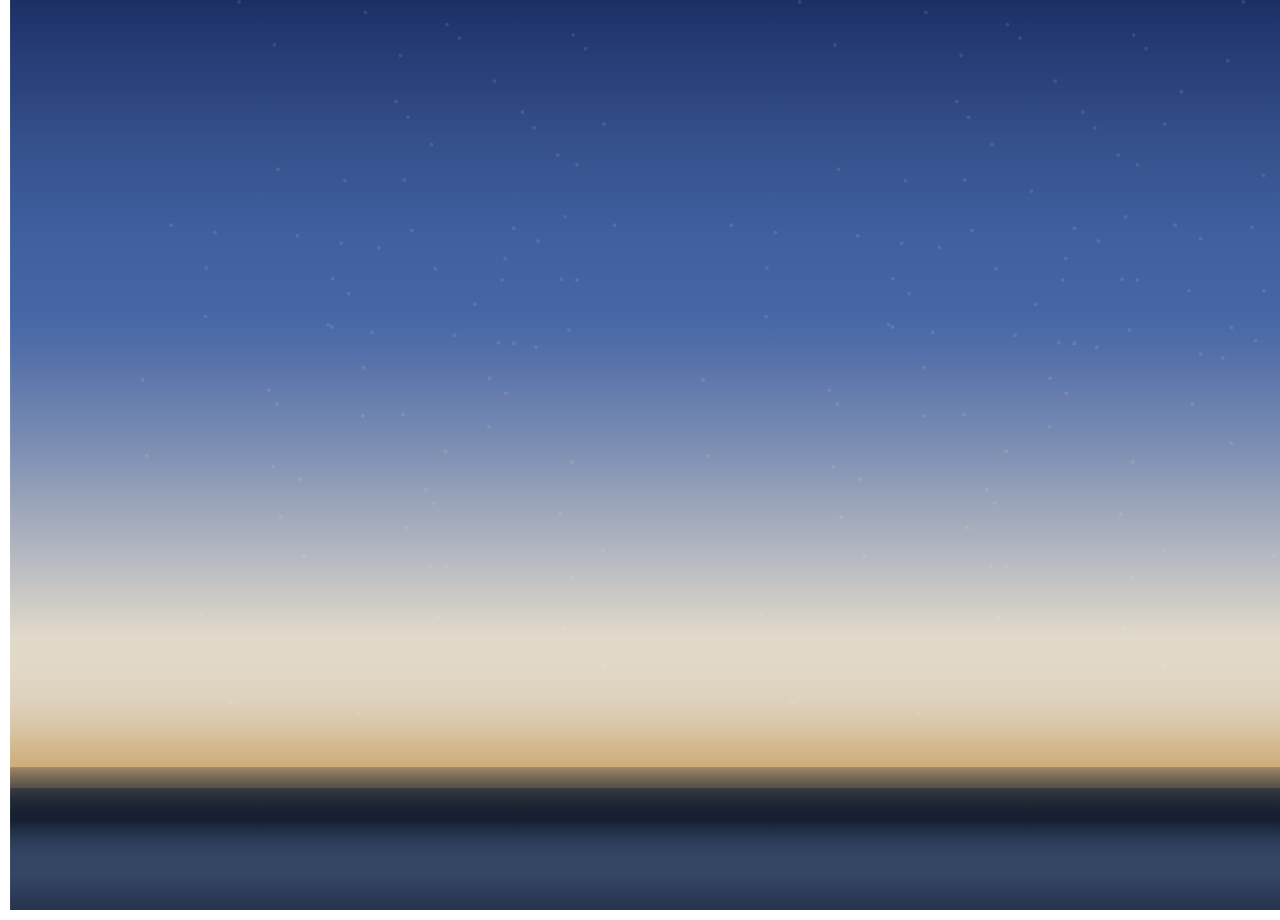
<file: index.html>
<!DOCTYPE html>
<html>
<head>

	<meta charset="utf-8">

	<title>Parallax.js | Simple Example</title>

	<!-- Behavioral Meta Data -->
	<meta name="apple-mobile-web-app-capable" content="yes">
	<meta name="viewport" content="width=device-width, initial-scale=1, maximum-scale=1, user-scalable=no">

	<!-- Styles -->
	<link rel="stylesheet" type="text/css" href="styles.css"/>
	<script src="https://ajax.aspnetcdn.com/ajax/jQuery/jquery-3.2.1.min.js"></script>

	<style>
		body {
			background: white;
		}
		body {
			/* overflow-y: hidden; */
			overflow: hidden;
		}
		svg {
			overflow: visible  
			box-shadow : 0px -0px 10000px transparent /*trick for chrome*/

		}
		div {
			backface-visibility: visible!important;
		}


	</style>
	<script>



		var left = 0;
		var screenX;
		var outerWidth;
		
		function rollImage(){
			left = left / (outerWidth/2);
			left = screenX - (outerWidth/2);
			left = left / (outerWidth/2);
			left = left * 30;
			// ?????
			var maxScrollLeft = $('body').scrollWidth - $('body').clientWidth;
			console.log(maxScrollLeft);
			var leftPosition = $('body').scrollLeft();
			console.log(leftPosition);
			if (leftPosition > 14800){
				$('body').scrollLeft(200);
			}
			if (leftPosition < 200){
				$('body').scrollLeft(14800);
			}
			
			console.log(left);
			//left = 1;
			$('html, body').animate({scrollLeft: '+=' + left}, 10);
			//t=setTimeout("rollImage()",20);
		}
		
		$(document).ready(function() {
		
			
			Compass.noSupport(function () {
				//rollImage();
				setInterval(rollImage, 40);
				$( document ).on( "mousemove", function( event ) {
				//console.log(window);
				//console.log('screenX: ' + event.screenX + ' window.width(): ' + window.outerWidth );
				screenX = event.screenX;
				outerWidth = window.outerWidth;
				//rollImage();
				});
			});

			Compass.needGPS(function () {
			  $('.go-outside-message').show();          // Step 1: we need GPS signal
			}).needMove(function () {
			  $('.go-outside-message').hide()
			  $('.move-and-hold-ahead-message').show(); // Step 2: user must go forward
			}).init(function () {
			  $('.move-and-hold-ahead-message').hide(); // GPS hack is enabled
			});

			Compass.watch(function (heading) {
			  $('html, body').animate({scrollLeft: '=' + (1200 / heading)}, 10);

			});



		});


	</script>
</head>
<body>

	<div id="container" class="container" style="height: 100vh; width: 1500vh;top:-10vh;left:0;">
		<div id="scene" class="scene">
			
			<div class="layer" id="layer1" data-depth="0.10" style="width:150%"><object data="images/layer1-01.svg" type="image/svg+xml"></object></div>
			<div class="layer" id="layer2" data-depth="0.20" style="width:150%"><object data="images/layer2-01.svg" type="image/svg+xml"></object></div>
			<div class="layer" id="layer3" data-depth="0.30" style="width:150%"><object data="images/layer3-01.svg" type="image/svg+xml"></object></div>
			<div class="layer" id="layer4" data-depth="0.40" style="width:150%"><object data="images/layer4-01.svg" type="image/svg+xml"></object></div>
			<div class="layer" id="layer5" data-depth="0.50" style="width:150%"><object data="images/layer5-01.svg" type="image/svg+xml"></object></div>
			<div class="layer" id="layer6" data-depth="0.60" style="width:150%"><object data="images/layer6-01.svg" type="image/svg+xml"></object></div>
			<div class="layer" id="layer7" data-depth="0.70" style="width:150%"><object data="images/layer7-01.svg" type="image/svg+xml"></object></div>
			<div class="layer" id="layer8" data-depth="0.80" style="width:150%"><object data="images/layer8-01.svg" type="image/svg+xml"></object></div>
			<div class="layer" id="layer9" data-depth="0.90" style="width:150%"><object data="images/layer9-01.svg" type="image/svg+xml"></object></div>

			
		</div>
	</div>

	<!-- Scripts -->
	<script src="parallax.js"></script>
	<script src="compass.js"></script>
	<script>

	// Pretty simple huh?
	var scene = document.getElementById('scene');
	var parallax = new Parallax(scene);

	</script>

</body>
</html>
</file>
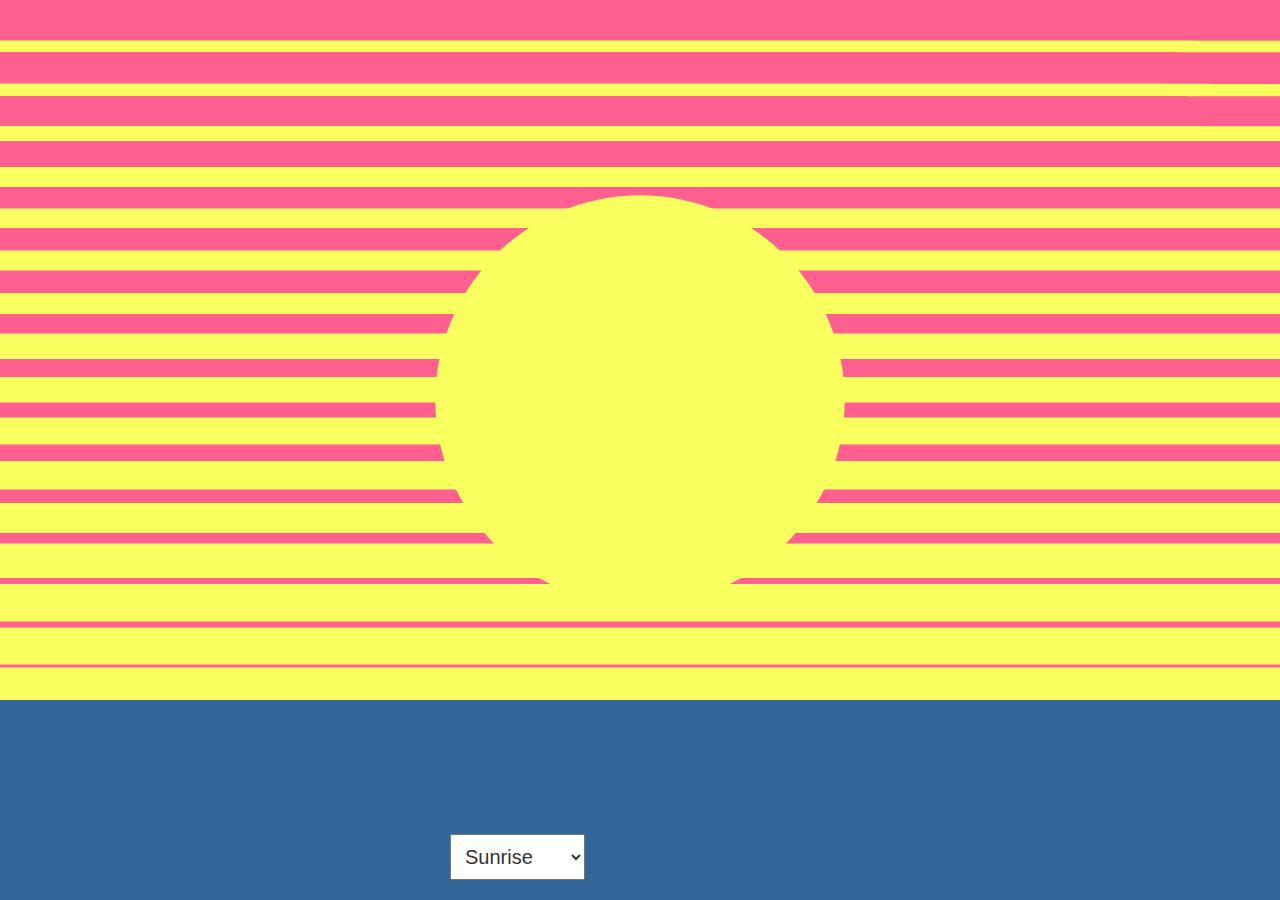
<file: effects/index.html>
<!DOCTYPE html>
<html>
<head>
  <title>Demo: Object</title>
  <link rel="stylesheet" href="demo.css"/>
  <script src="https://ajax.googleapis.com/ajax/libs/jquery/3.2.1/jquery.min.js"></script>

  <script type="text/javascript" src="svg-morpheus.js"></script>
  <script type="text/javascript" src="demo.js"></script>
</head>

<body>

  <!-- The icon set is based on Material Design icons by Google (https://github.com/google/material-design-icons) -->
  <svg id="icon" viewBox="0 0 1280 700" width="100%" style="background-color:#ffffff00" version="1.1"
    xmlns="http://www.w3.org/2000/svg" xmlns:xlink="http://www.w3.org/1999/xlink" xml:space="preserve"
  >
	<g id="lines"  style="display:none">
		<path fill="#9DEBE5" d="M1446.5-15h-336.2H931.7H763.3H430.5h-84.8h-90.9h-93.7H27.3H-122l0,0v814l0,0c0,0,105,0,205.2,0
			c160.2,0,320.3,0,480.5,0c247.5,0,635.4,0,882.9,0C1444.2,643,1446.5-15,1446.5-15z"/>
		<path fill="#7CE4DC" d="M1122,45h-97.7h-63.8H940H829.3h-60.5h-70.4h-268h-84.8h-48.8h-42.1h-47.3H161H88.5H27.3H13.2h-69.5H-122
			l0,0v748l0,0c0,0,98.7,0,183.4,0c18.5,0,37.3,0,56,0c186.9,0,373.9,0,560.8,0c126.9,0,283.6,0,436.5,0c94.4,0,257.9,1.2,331.8,0
			c4-107.7,0-741.6,0-747.8c-12.9,0.4-325-0.2-325-0.2"/>
		<path fill="#5BDDD4" d="M1133,106h-99.1H969h-20.8H835.7h-61.5h-71.6H430.1h-84.8h-48.7h-42.1h-47.2h-46.4H88.5H27.2H13.1h-69.5
			H-122l0,0v681l0,0c0,0,123.2,0,209.6,0c21.3,0,42.7,0,64,0c213.7,0,427.4,0,641.1,0c114.5,0,243.9,0,371.4,0
			c50.6,0,242.7,2.4,282.3,0c10.3-59.4,0-668.5,0-681c-25.8,0.8-313.7,0-313.7,0"/>
		<path fill="#3AD6CB" d="M1144,166h-100.5h-65.9H842.1H706.8H430H296.5h-89.3H88.4H13.1h-69.5H-122l0,0v615l0,0c0,0,147.7,0,235.8,0
			c264.5,0,529,0,793.5,0c102.1,0,204.3,0,306.4,0c6.7,0,227.4,3.5,232.8-0.1c16.6-11.1,0-596,0-614.7
			C1407.8,167.5,1144,166,1144,166"/>
		<path fill="#30AAA4" d="M1119,237h-96.9h-63.5H853.5h-25.4H697.8h-20.7H431.1H297.4h-89.5h-89.4H88.8H13.4h-69.6H-122l0,0v545l0,0
			c0,0,177,0,235.8,0c176.3,0,617.2,0,793.5,0c68.1,0,238.3,0,306.4,0c4.5,0,229.3,2.3,232.9-0.1c11-7.4,0-532.6,0-545.1
			c-25.8,0.8-327.6,0.2-327.6,0.2"/>
		<path fill="#277F7D" d="M1094,307h-93.4h-61H838.5h-24.4H688.7h-19.9H432.3H298.2h-89.7H119H89.3H13.6h-69.7H-122l0,0v476l0,0
			c0,0,206.4,0,235.7,0c88.2,0,705.3,0,793.5,0c34,0,272.3,0,306.4,0c2.2,0,231.1,1.1,232.9-0.1c5.5-3.7,0-469.8,0-476
			c-12.9,0.4-352.8,0.1-352.8,0.1"/>
		<polygon fill="#1D5356" points="1446,377 1068.6,377 823.5,377 660.6,377 433.5,377 119.5,377 -122,377 -122,784 1446,784 	"/>
		<polygon fill="#1A4A4D" points="-122,449 -122,449 -122,449 -122,785 1446,785 1446,449 1081.2,449 1013.1,449 844.3,449 
			813.3,449 686.8,449 678,449 467.3,449 282.6,449 134.2,449 123,449 4.5,449 	"/>
		<polygon fill="#174043" points="-122,522 -122,522 -122,522 -122,786 1446,786 1446,522 1093.8,522 1028,522 865.1,522 835.1,522 
			713.1,522 704.5,522 501.2,522 305.8,522 148.9,522 137,522 11.8,522 	"/>
		<polygon fill="#14373A" points="1446,594 1043,594 857,594 731.1,594 535,594 329,594 151,594 19,594 -122,594 -122,594 -122,594 
			-122,787 1446,787 	"/>
		<path fill="#112E30" d="M-122,642L-122,642L-122,642v151h30.4H138h784c0,0,463.3,0,524.4,0c-2.9-8,0-151,0-151h-157.3h-115.1h-61
			h-89.8h-35.4h-118h-41.7h-38.4h-93.7h-4.7H590.8H490.4H315.6h-17.2H181.5h-49H74.2H9.5H-122z"/>
		<path fill="#0D2527" d="M-122,691L-122,691L-122,691v108h30.4H138h784c0,0,402.1,0,524.4,0c-5.8-15,0-108,0-108h-164.7h-120.5
			h-63.8h-94h-37.1H842.9h-43.6h-40.2H661h-4.9H550.8H445.8H283.7h-15.9H159.4H114H60H-0.1H-122z"/>
		<path fill="#0A1C1D" d="M1446.5,739h-172h-125.9h-66.7H945H816h-87.6H620.8H510.9H401.2H251.9H137.4H45.7H-122v66h30.5h229.6h784
			c0,0,341,0,524.4,0C1437.8,782,1446.5,739,1446.5,739z"/>
	<path fill="#0A1C1D" style="opacity:0;" d="M1446.5,752.5h-172h-125.9h-66.7H945H816h-87.6H620.8H510.9H401.2H251.9H137.4H45.7H-122V805h30.5h229.6
		h784c0,0,341,0,524.4,0C1437.8,786.7,1446.5,752.5,1446.5,752.5z"/>
	<path fill="#0A1C1D" style="opacity:0;"  d="M1446.5,752.5h-172h-125.9h-66.7H945H816h-87.6H620.8H510.9H401.2H251.9H137.4H45.7H-122V805h30.5h229.6
		h784c0,0,341,0,524.4,0C1437.8,786.7,1446.5,752.5,1446.5,752.5z"/>
	<path fill="#0A1C1D" style="opacity:0;"  d="M1446.5,752.5h-172h-125.9h-66.7H945H816h-87.6H620.8H510.9H401.2H251.9H137.4H45.7H-122V805h30.5h229.6
		h784c0,0,341,0,524.4,0C1437.8,786.7,1446.5,752.5,1446.5,752.5z"/>
	<path fill="#0A1C1D" style="opacity:0;"  d="M1446.5,752.5h-172h-125.9h-66.7H945H816h-87.6H620.8H510.9H401.2H251.9H137.4H45.7H-122V805h30.5h229.6
		h784c0,0,341,0,524.4,0C1437.8,786.7,1446.5,752.5,1446.5,752.5z"/>
	<path fill="#0A1C1D" style="opacity:0;"  d="M1446.5,752.5h-172h-125.9h-66.7H945H816h-87.6H620.8H510.9H401.2H251.9H137.4H45.7H-122V805h30.5h229.6
		h784c0,0,341,0,524.4,0C1437.8,786.7,1446.5,752.5,1446.5,752.5z"/>
	<path fill="#0A1C1D" style="opacity:0;"  d="M1446.5,752.5h-172h-125.9h-66.7H945H816h-87.6H620.8H510.9H401.2H251.9H137.4H45.7H-122V805h30.5h229.6
		h784c0,0,341,0,524.4,0C1437.8,786.7,1446.5,752.5,1446.5,752.5z"/>
	<path fill="#0A1C1D" style="opacity:0;"  d="M1446.5,752.5h-172h-125.9h-66.7H945H816h-87.6H620.8H510.9H401.2H251.9H137.4H45.7H-122V805h30.5h229.6
		h784c0,0,341,0,524.4,0C1437.8,786.7,1446.5,752.5,1446.5,752.5z"/>
	<path fill="#0A1C1D" style="opacity:0;"  d="M1446.5,752.5h-172h-125.9h-66.7H945H816h-87.6H620.8H510.9H401.2H251.9H137.4H45.7H-122V805h30.5h229.6
		h784c0,0,341,0,524.4,0C1437.8,786.7,1446.5,752.5,1446.5,752.5z"/>
	<path fill="#0A1C1D" style="opacity:0;"  d="M1446.5,752.5h-172h-125.9h-66.7H945H816h-87.6H620.8H510.9H401.2H251.9H137.4H45.7H-122V805h30.5h229.6
		h784c0,0,341,0,524.4,0C1437.8,786.7,1446.5,752.5,1446.5,752.5z"/>
	<path fill="#0A1C1D" style="opacity:0;"  d="M1446.5,752.5h-172h-125.9h-66.7H945H816h-87.6H620.8H510.9H401.2H251.9H137.4H45.7H-122V805h30.5h229.6
		h784c0,0,341,0,524.4,0C1437.8,786.7,1446.5,752.5,1446.5,752.5z"/>
	<path fill="#0A1C1D" style="opacity:0;"  d="M1446.5,752.5h-172h-125.9h-66.7H945H816h-87.6H620.8H510.9H401.2H251.9H137.4H45.7H-122V805h30.5h229.6
		h784c0,0,341,0,524.4,0C1437.8,786.7,1446.5,752.5,1446.5,752.5z"/>
	<path fill="#0A1C1D" style="opacity:0;"  d="M1446.5,752.5h-172h-125.9h-66.7H945H816h-87.6H620.8H510.9H401.2H251.9H137.4H45.7H-122V805h30.5h229.6
		h784c0,0,341,0,524.4,0C1437.8,786.7,1446.5,752.5,1446.5,752.5z"/>
	<path fill="#0A1C1D" style="opacity:0;"  d="M1446.5,752.5h-172h-125.9h-66.7H945H816h-87.6H620.8H510.9H401.2H251.9H137.4H45.7H-122V805h30.5h229.6
		h784c0,0,341,0,524.4,0C1437.8,786.7,1446.5,752.5,1446.5,752.5z"/>
	<path fill="#0A1C1D" style="opacity:0;"  d="M1446.5,752.5h-172h-125.9h-66.7H945H816h-87.6H620.8H510.9H401.2H251.9H137.4H45.7H-122V805h30.5h229.6
		h784c0,0,341,0,524.4,0C1437.8,786.7,1446.5,752.5,1446.5,752.5z"/>
	<path fill="#0A1C1D" style="opacity:0;"  d="M1446.5,752.5h-172h-125.9h-66.7H945H816h-87.6H620.8H510.9H401.2H251.9H137.4H45.7H-122V805h30.5h229.6
		h784c0,0,341,0,524.4,0C1437.8,786.7,1446.5,752.5,1446.5,752.5z"/>
	<path fill="#0A1C1D" style="opacity:0;"  d="M1446.5,752.5h-172h-125.9h-66.7H945H816h-87.6H620.8H510.9H401.2H251.9H137.4H45.7H-122V805h30.5h229.6
		h784c0,0,341,0,524.4,0C1437.8,786.7,1446.5,752.5,1446.5,752.5z"/>
	<path fill="#0A1C1D" style="opacity:0;"  d="M1446.5,752.5h-172h-125.9h-66.7H945H816h-87.6H620.8H510.9H401.2H251.9H137.4H45.7H-122V805h30.5h229.6
		h784c0,0,341,0,524.4,0C1437.8,786.7,1446.5,752.5,1446.5,752.5z"/>
	<path fill="#0A1C1D" style="opacity:0;"  d="M1446.5,752.5h-172h-125.9h-66.7H945H816h-87.6H620.8H510.9H401.2H251.9H137.4H45.7H-122V805h30.5h229.6
		h784c0,0,341,0,524.4,0C1437.8,786.7,1446.5,752.5,1446.5,752.5z"/>
	<path fill="#0A1C1D" style="opacity:0;"  d="M1446.5,752.5h-172h-125.9h-66.7H945H816h-87.6H620.8H510.9H401.2H251.9H137.4H45.7H-122V805h30.5h229.6
		h784c0,0,341,0,524.4,0C1437.8,786.7,1446.5,752.5,1446.5,752.5z"/>
	<path fill="#0A1C1D" style="opacity:0;"  d="M1446.5,752.5h-172h-125.9h-66.7H945H816h-87.6H620.8H510.9H401.2H251.9H137.4H45.7H-122V805h30.5h229.6
		h784c0,0,341,0,524.4,0C1437.8,786.7,1446.5,752.5,1446.5,752.5z"/>
	<path fill="#0A1C1D" style="opacity:0;"  d="M1446.5,752.5h-172h-125.9h-66.7H945H816h-87.6H620.8H510.9H401.2H251.9H137.4H45.7H-122V805h30.5h229.6
		h784c0,0,341,0,524.4,0C1437.8,786.7,1446.5,752.5,1446.5,752.5z"/>
	<path fill="#0A1C1D" style="opacity:0;"  d="M1446.5,752.5h-172h-125.9h-66.7H945H816h-87.6H620.8H510.9H401.2H251.9H137.4H45.7H-122V805h30.5h229.6
		h784c0,0,341,0,524.4,0C1437.8,786.7,1446.5,752.5,1446.5,752.5z"/>
	<path fill="#0A1C1D" style="opacity:0;"  d="M1446.5,752.5h-172h-125.9h-66.7H945H816h-87.6H620.8H510.9H401.2H251.9H137.4H45.7H-122V805h30.5h229.6
		h784c0,0,341,0,524.4,0C1437.8,786.7,1446.5,752.5,1446.5,752.5z"/>
	<path fill="#0A1C1D" style="opacity:0;"  d="M1446.5,752.5h-172h-125.9h-66.7H945H816h-87.6H620.8H510.9H401.2H251.9H137.4H45.7H-122V805h30.5h229.6
		h784c0,0,341,0,524.4,0C1437.8,786.7,1446.5,752.5,1446.5,752.5z"/>
		
	</g>

	<g id="mountains" style="display:none">
		<path fill="#9DEBE5" d="M1355,418.1c0,0-131.5-212.5-222.7-256.9c-76.7-37.3-120.7,35.6-178.6,83.1
			c-97.7,80.2-95-127.7-168.4-197.2C643.8-86.9,574.9,425.6,452.5,372c-32.1-14-54.5-72-84.8-92.8c-26.8-18.5-69.3-16.9-90.9-38.3
			c-45.1-44.8-32-100.3-93.7-100.3c-42.6,0-82.5,113.8-133.8,160.6C0,346-83,388.6-83,388.6v44V835v-3c0,0,88,3,188.2,3
			c160.2,0,320.3,0,480.5,0c247.5,0,521.9,0,769.4,0C1352.7,819.8,1355,418.1,1355,418.1z"/>
		<path fill="#7CE4DC" d="M1143.5,251.4c-41.8-11.9-63.6-44.3-95.4-42.9c-16.7,0.7-28,11.7-42.4,22c-22.4,16-47.3,6.5-77.2,14.1
			c-3,0.8-5.9,1.5-8.8,2.7c-52.7,20.3-64.2,54.3-105.5,25.6c-64.5-44.9-103.7-107.9-140.1-134.2c-57.2-41.3-98.5-7.2-147.4,46.5
			c-28.4,31.2-49.9,71.7-75.3,107.1c-33.1,46.1-67.9,79.9-106.3,69.9c-8.1-2.1-15.5-6.7-22.9-11.7c-22.2-14.7-40.2-35.9-59.9-42.6
			c-8.5-2.9-18.3-4.2-28.5-3.7c-18.1,0.8-34.7,1.9-46.1-5.3c-16.4-10.4-25.2-24.9-39.6-36.8c-18.8-15.4-30.9-26.8-53.8-26.8
			c-5.6,0-11.1,7.8-16.6,12.7C55.2,268.3,32.7,353.7,5.2,378.7c-32.9,30-88.2,85.5-88.2,85.5v36.9V820v18c0,0,0.3-2,1-2.1
			c5.9-0.5,95.5-1.1,188-1.6c9.6-0.1,19-0.3,28.3-0.3c150.6,0,301.2,0,451.8,0c111.7,0,227,0,342.7,0c102.7,0,205.7,0,306.8,0
			c29.2,0,93.3,0,119.4,0c-1.6-10,0-347,0-386.7c0-14-15.5-49.2-37.9-82.6C1273.2,322.3,1191.7,268,1143.5,251.4"/>
		<path fill="#5BDDD4" d="M1154.8,341.6c-46.9-6-62.2-82-97.9-93.2c-23.4-7.3-35.4,8.2-54.1,19.4c-26.5,15.8-58.5-21.5-99.2-22.9
			c-3.8-0.1-7.7-0.1-11.5,0.6c-56.3,9.3-68.1,119.4-120.4,106.9c-120.9-28.9-169.7-103.1-208.5-122.2c-51.4-25.3-92.3-22.6-140.5-0.4
			c-36.2,16.7-53.3,47.2-82.3,74.6c-30.6,28.9-66.8,50-102.5,48c-7.6-0.4-14.6-2.4-21.5-3.9c-25-5.6-41.4-14.1-59.2-11.8
			c-6.9,0.9-14.6,2.8-22.6,7c-15.2,8.1-26.3,14.1-35.6,13.2c-12.5-1.1-22.2-7.9-42-13.4c-27-7.6-39.8-13.4-51.2-13.4
			c-2.8,0-5.6,11.1-8.3,13.6c-11.3,10.1-22.5,100.1-36.3,112.7c-16.4,15-44.1,83.5-44.1,83.5v29.7v257V841c0,0,0.7-1.1,2-1.2
			c11.7-1,103.1-4.7,187.7-5.8c9.7-0.1,19.1,0,28.3,0c150.5,0,301,0,451.6,0c112.9,0,227.6,0,342.4,0c102.4,0,205,0,306.6,0
			c17.9,0,106.3,0,119.4,0c-0.8-5,0-277.7,0-357c0-28-7.7-61.2-18.9-81.2C1294.8,375.4,1198.2,349,1154.8,341.6"/>
		<path fill="#3AD6CB" d="M1166,431.8c-51.9,0-59.5-120.7-100.5-143.5c-29.2-16.3-42.7,4.8-65.9,16.7c-33.4,17.1-77-61.5-135.5-61.5
			c-60.2,0-69.6,188.2-135.3,188.2c-175.2,0-235.1-99.8-276.8-110.1c-44.9-11.1-87.3-44-133.5-47.3c-45-3.2-55.2,24.7-89.3,42.1
			c-32.5,16.6-82.9,22.5-118.8,30.1c-37.4,7.9-52.4,6.7-75.3,36.7C8.6,417.9,12,424.1-34.4,424.9c-35.1,0.6-48.6,0-48.6,0v14.5V833
			v11c0,0,130.7-11,218.8-11c264.5,0,529,0,793.5,0c102.1,0,204.3,0,306.4,0c6.7,0,119.3,0,119.3,0s0-380.6,0-406.4
			C1316.3,428.4,1204.7,430.1,1166,431.8"/>
		<path fill="#30AAA4" d="M1140.9,380.8c-44.1,0-61.1-69.2-99.2-78.2c-23.8-5.6-36,9.5-55.1,21.1c-30.9,18.8-68.1-27.6-113.9-20.1
			c-20.8,3.4-35.8,24.3-49,45.9c-22.5,36.9-40.6,72-76.2,61.9c-124.6-35-178.6-116.4-218.6-123.4c-41.1-7.2-81.1-9.5-125.5,3.5
			c-37.1,10.8-52.7,37.5-82.6,56.9c-14.9,9.7-31.5,16.8-48.5,19.5c-22.8,3.7-48.7,3.8-72.5,5c-34.5,1.8-55.3-1.4-80.7,16.1
			c-28.6,19.7-36.7,21.4-77.1,20.2c-29.9-0.8-44.9-2-50-2c-2.3,0-4.7,9.9-7.3,10.4C-43.3,422.8-83,555.1-83,555.1v282.4v12.9
			c0,0,160.1-7.3,218.9-7.3c176.3,0,617.1,0,793.5,0c68.1,0,238.3,0,306.4,0c4.5,0,119.3,0,119.3,0s0-259,0-339.1
			c0-31.3-11-66.4-25.6-84.9C1283.3,401.2,1181.4,379.6,1140.9,380.8"/>
		<path fill="#277F7D" d="M1115.7,329.8c-36.3,0-60.2-19.8-97.9-12.8c-16.9,3.2-29.3,14.5-44.2,25.5c-28.2,20.7-59.4,8.5-92.3,21.3
			c-19.4,7.6-34.1,23-46.7,33.8c-21.5,18.4-37.5,16.9-68.5-6.3c-72.9-54.6-122-133.1-160.4-136.8c-37.3-3.5-74.7,22.2-117.5,54.3
			c-29.3,22-49.9,51-76,71.8c-15.9,12.7-32.1,21.4-48.4,22.8c-21.4,1.9-47.8-1.2-74.9-3.8c-31.5-3.1-57.7-9.2-86.1-4.4
			c-30.3,5-50.3,1.9-84.8-1.3c-24.7-2.3-41.2-4-51.4-4c-4.6,0-9.5,5.3-14.5,6.2C-3.7,406.3-83,518.2-83,518.2v323.7v14.8
			c0,0,189.6-3.7,219-3.7c88.2,0,705.2,0,793.4,0c34,0,272.3,0,306.4,0c2.2,0,119.3,0,119.3,0s0-321.2,0-361.2
			c0-15.6-21.9-50.8-51.2-80.4C1250.2,374,1158.1,329.2,1115.7,329.8"/>
		<path fill="#1D5356" d="M1355,479.7c0,0-188.4-200.9-264.4-200.9S898.5,445.6,845.5,445.6S742.4,221.1,682.6,221.1
			c-68.4,0-155.1,217.8-227.1,217.8s-231-66.4-314-66.4S-83,481.4-83,481.4V863h1438V479.7z"/>
		<path fill="#1A4A4D" d="M66.7,401.6c-27.2,0-63.9,32.6-94.1,50.5C-58.7,470.6-83,499.2-83,499.2V854h1436.8l1.3-348.2
			c0,0-207.4-183.7-273.1-183.7c-46.9,0-113.2,55-172.3,87.4c-35.5,19.4-60.8,39.8-80.8,43.7c-12.2,2.4-23.7-4.6-38.5-16
			c-57.6-44.3-104.1-159.1-149.8-159.1c-43.1,0-94.9,90.4-161.6,140.5c-30.8,23.1-68.7,37.5-102.8,31.6c-13.4-2.3-27.3-5-40.2-6.7
			c-38.5-4.9-90-52.1-137.5-61.2C150.4,373.1,90.4,401.6,66.7,401.6z"/>
		<path fill="#174043" d="M-8.2,430.9c-13.6,0-31.9,38.8-47.1,47.8C-70.8,487.9-83,517-83,517v328h1435.6l2.7-313.2
			c0,0-226.4-166.6-281.7-166.6c-45.9,0-115.1,43.6-179.1,59.6c-39.4,9.8-61.7,27.9-81.9,35.7c-12.1,4.7-24.2,3.5-40.7-1.7
			C693.1,434,644.2,335.1,598.9,335.1c-44,0-91.6,101.9-183.8,135.1c-27.3,9.8-77.5,3.2-118-8.5c-16-4.6-31-8.4-42.5-9.2
			c-37.2-2.6-89.5-81.6-134.8-86.2C74.2,361.6,3.7,430.9-8.2,430.9z"/>
		<path fill="#14373A" d="M1355.4,557.9c0,0-245.4-149.4-290.4-149.4s-117,31.9-186,31.9s-76.9,40.2-125.9,40.2
			C653.3,480.5,602,392,557,392s-86.7,129.6-206,129.6c-33,0-142-60.4-178-60.4S84,350.1,41,350.1S-83,460.2-83,460.2v45v29.7V836
			h1434.4L1355.4,557.9z"/>
		<path fill="#112E30" d="M-32.8,528.2c-9.3-0.9-21.2,32.6-31.1,36.4c-10.8,4.2-19.1,28.6-19.1,28.6v234.4v8.4c0,0,222.5,0,242.7,0
			c87.1,0,695.6,0,782.7,0c61.2,0,349.1,0,410.2,0c-2.9-12,2.7-222.2,2.7-222.2S1191.7,500,1161.7,500c-19.1,0-91.9,17.9-135.4,18.4
			c-21.4,0.2-27.9-7.7-53.5-6c-9.6,0.7-21.2,3.2-33.5,5.2c-28.2,4.7-52.8,13.6-69.4,18.9c-25.9,8.3-51.7,9.2-82.8,3.3
			c-4.6-0.9-8.9-1.9-12.9-2.5c-22.9-3.9-38.2-12.2-65.6-17.3c-34.5-6.5-55.5,2.3-80.2-6.1c-30.8-10.5-55.8-36.5-79.2-37.5
			c-41-1.8-67,82.3-141.5,100.8c-13.5,3.3-27.7,5-42.8,3.5c-34.8-3.3-117.4-55.6-154.4-58.5c-4.6-0.4-9.3-2.2-14.4-4.7
			c-37.3-18.5-74.4-67.5-110.3-64.4c-6.2,0.5-13.2,2.9-20.6,6.5C21.5,480.2-18.8,529.6-32.8,528.2z"/>
		<path fill="#0D2527" d="M17.5,596.3C-1.2,594.5-25,616.4-44.7,624c-21.5,8.3-38.3,27.5-38.3,27.5v178.3v6.2c0,0,202.5,0,242.9,0
			c174.2,0,609.1,0,783.3,0c122.3,0,288.3,0,410.6,0c-5.8-24,1.3-166.4,1.3-166.4s-81.8-78.1-96.8-78.1c-9.5,0-115.9,20.7-159.9,14.5
			c-27.6-3.9-24.6-21.5-60.1-19.9c-9.9,0.4-23.7,4.5-38.9,8.9c-30.2,8.7-61.9,21.5-81,24.8c-28.7,5-65.5-9.5-97.6-20.5
			c-5.4-1.8-10.3-3.6-14.8-4.7c-25.6-6.6-38-18.7-76.6-21.5c-42.9-3.1-63.4,30.9-93.9,28.5c-36.9-2.9-66.8-38.7-94.5-40.8
			c-43.7-3.4-59.9,70.8-125.6,79.9c-12.3,1.7-24.6,1.7-37-0.8c-36.7-7.4-92.8-50.3-130.8-56.5c-4.1-0.7-8.2-2-12.7-3.4
			c-40.6-13.2-69.8-30.1-104.8-23.6c-5.5,1-11.5,2.9-18,5.3C68.7,577.3,45.3,599,17.5,596.3z"/>
		<path fill="#0A1C1D" d="M1355,725.7v-42.6c0,0-139.5,22.4-184.4,10.6c-33.5-8.9-21.4-35-66.7-33.9c-28.2,0.7-103.3,41.3-136.9,43.3
			c-37.2,2.1-97.3-41.1-129-51.3c-28.3-9.2-37.8-25.7-87.6-25.7c-51.3,0-71.3,59.4-107.6,63.1c-43.1,4.5-77.8-40.8-109.9-44.1
			C486.4,640.2,480,704,423.2,704c-58.5,0-94.4-54.4-149.3-61.8c-50.5-6.9-70.8,11.1-114.5,21.3c-43.6,10.2-49.9,5-91.6,0.9
			C9.2,658.7-83,709.8-83,709.8V832v4c0,0,182.5,0,243.1,0c261.3,0,522.7,0,784,0c183.5,0,227.5,0,410.9,0
			C1346.3,800,1355,725.7,1355,725.7z"/>
	<path fill="#0A1C1D" style="opacity:0;" d="M1446.5,752.5h-172h-125.9h-66.7H945H816h-87.6H620.8H510.9H401.2H251.9H137.4H45.7H-122V805h30.5h229.6
		h784c0,0,341,0,524.4,0C1437.8,786.7,1446.5,752.5,1446.5,752.5z"/>
	<path fill="#0A1C1D" style="opacity:0;"  d="M1446.5,752.5h-172h-125.9h-66.7H945H816h-87.6H620.8H510.9H401.2H251.9H137.4H45.7H-122V805h30.5h229.6
		h784c0,0,341,0,524.4,0C1437.8,786.7,1446.5,752.5,1446.5,752.5z"/>
	<path fill="#0A1C1D" style="opacity:0;"  d="M1446.5,752.5h-172h-125.9h-66.7H945H816h-87.6H620.8H510.9H401.2H251.9H137.4H45.7H-122V805h30.5h229.6
		h784c0,0,341,0,524.4,0C1437.8,786.7,1446.5,752.5,1446.5,752.5z"/>
	<path fill="#0A1C1D" style="opacity:0;"  d="M1446.5,752.5h-172h-125.9h-66.7H945H816h-87.6H620.8H510.9H401.2H251.9H137.4H45.7H-122V805h30.5h229.6
		h784c0,0,341,0,524.4,0C1437.8,786.7,1446.5,752.5,1446.5,752.5z"/>
	<path fill="#0A1C1D" style="opacity:0;"  d="M1446.5,752.5h-172h-125.9h-66.7H945H816h-87.6H620.8H510.9H401.2H251.9H137.4H45.7H-122V805h30.5h229.6
		h784c0,0,341,0,524.4,0C1437.8,786.7,1446.5,752.5,1446.5,752.5z"/>
	<path fill="#0A1C1D" style="opacity:0;"  d="M1446.5,752.5h-172h-125.9h-66.7H945H816h-87.6H620.8H510.9H401.2H251.9H137.4H45.7H-122V805h30.5h229.6
		h784c0,0,341,0,524.4,0C1437.8,786.7,1446.5,752.5,1446.5,752.5z"/>
	<path fill="#0A1C1D" style="opacity:0;"  d="M1446.5,752.5h-172h-125.9h-66.7H945H816h-87.6H620.8H510.9H401.2H251.9H137.4H45.7H-122V805h30.5h229.6
		h784c0,0,341,0,524.4,0C1437.8,786.7,1446.5,752.5,1446.5,752.5z"/>
	<path fill="#0A1C1D" style="opacity:0;"  d="M1446.5,752.5h-172h-125.9h-66.7H945H816h-87.6H620.8H510.9H401.2H251.9H137.4H45.7H-122V805h30.5h229.6
		h784c0,0,341,0,524.4,0C1437.8,786.7,1446.5,752.5,1446.5,752.5z"/>
	<path fill="#0A1C1D" style="opacity:0;"  d="M1446.5,752.5h-172h-125.9h-66.7H945H816h-87.6H620.8H510.9H401.2H251.9H137.4H45.7H-122V805h30.5h229.6
		h784c0,0,341,0,524.4,0C1437.8,786.7,1446.5,752.5,1446.5,752.5z"/>
	<path fill="#0A1C1D" style="opacity:0;"  d="M1446.5,752.5h-172h-125.9h-66.7H945H816h-87.6H620.8H510.9H401.2H251.9H137.4H45.7H-122V805h30.5h229.6
		h784c0,0,341,0,524.4,0C1437.8,786.7,1446.5,752.5,1446.5,752.5z"/>
	<path fill="#0A1C1D" style="opacity:0;"  d="M1446.5,752.5h-172h-125.9h-66.7H945H816h-87.6H620.8H510.9H401.2H251.9H137.4H45.7H-122V805h30.5h229.6
		h784c0,0,341,0,524.4,0C1437.8,786.7,1446.5,752.5,1446.5,752.5z"/>
	<path fill="#0A1C1D" style="opacity:0;"  d="M1446.5,752.5h-172h-125.9h-66.7H945H816h-87.6H620.8H510.9H401.2H251.9H137.4H45.7H-122V805h30.5h229.6
		h784c0,0,341,0,524.4,0C1437.8,786.7,1446.5,752.5,1446.5,752.5z"/>
	<path fill="#0A1C1D" style="opacity:0;"  d="M1446.5,752.5h-172h-125.9h-66.7H945H816h-87.6H620.8H510.9H401.2H251.9H137.4H45.7H-122V805h30.5h229.6
		h784c0,0,341,0,524.4,0C1437.8,786.7,1446.5,752.5,1446.5,752.5z"/>
	<path fill="#0A1C1D" style="opacity:0;"  d="M1446.5,752.5h-172h-125.9h-66.7H945H816h-87.6H620.8H510.9H401.2H251.9H137.4H45.7H-122V805h30.5h229.6
		h784c0,0,341,0,524.4,0C1437.8,786.7,1446.5,752.5,1446.5,752.5z"/>
	<path fill="#0A1C1D" style="opacity:0;"  d="M1446.5,752.5h-172h-125.9h-66.7H945H816h-87.6H620.8H510.9H401.2H251.9H137.4H45.7H-122V805h30.5h229.6
		h784c0,0,341,0,524.4,0C1437.8,786.7,1446.5,752.5,1446.5,752.5z"/>
	<path fill="#0A1C1D" style="opacity:0;"  d="M1446.5,752.5h-172h-125.9h-66.7H945H816h-87.6H620.8H510.9H401.2H251.9H137.4H45.7H-122V805h30.5h229.6
		h784c0,0,341,0,524.4,0C1437.8,786.7,1446.5,752.5,1446.5,752.5z"/>
	<path fill="#0A1C1D" style="opacity:0;"  d="M1446.5,752.5h-172h-125.9h-66.7H945H816h-87.6H620.8H510.9H401.2H251.9H137.4H45.7H-122V805h30.5h229.6
		h784c0,0,341,0,524.4,0C1437.8,786.7,1446.5,752.5,1446.5,752.5z"/>
	<path fill="#0A1C1D" style="opacity:0;"  d="M1446.5,752.5h-172h-125.9h-66.7H945H816h-87.6H620.8H510.9H401.2H251.9H137.4H45.7H-122V805h30.5h229.6
		h784c0,0,341,0,524.4,0C1437.8,786.7,1446.5,752.5,1446.5,752.5z"/>
	<path fill="#0A1C1D" style="opacity:0;"  d="M1446.5,752.5h-172h-125.9h-66.7H945H816h-87.6H620.8H510.9H401.2H251.9H137.4H45.7H-122V805h30.5h229.6
		h784c0,0,341,0,524.4,0C1437.8,786.7,1446.5,752.5,1446.5,752.5z"/>
	<path fill="#0A1C1D" style="opacity:0;"  d="M1446.5,752.5h-172h-125.9h-66.7H945H816h-87.6H620.8H510.9H401.2H251.9H137.4H45.7H-122V805h30.5h229.6
		h784c0,0,341,0,524.4,0C1437.8,786.7,1446.5,752.5,1446.5,752.5z"/>
	<path fill="#0A1C1D" style="opacity:0;"  d="M1446.5,752.5h-172h-125.9h-66.7H945H816h-87.6H620.8H510.9H401.2H251.9H137.4H45.7H-122V805h30.5h229.6
		h784c0,0,341,0,524.4,0C1437.8,786.7,1446.5,752.5,1446.5,752.5z"/>
	<path fill="#0A1C1D" style="opacity:0;"  d="M1446.5,752.5h-172h-125.9h-66.7H945H816h-87.6H620.8H510.9H401.2H251.9H137.4H45.7H-122V805h30.5h229.6
		h784c0,0,341,0,524.4,0C1437.8,786.7,1446.5,752.5,1446.5,752.5z"/>
	<path fill="#0A1C1D" style="opacity:0;"  d="M1446.5,752.5h-172h-125.9h-66.7H945H816h-87.6H620.8H510.9H401.2H251.9H137.4H45.7H-122V805h30.5h229.6
		h784c0,0,341,0,524.4,0C1437.8,786.7,1446.5,752.5,1446.5,752.5z"/>
	<path fill="#0A1C1D" style="opacity:0;"  d="M1446.5,752.5h-172h-125.9h-66.7H945H816h-87.6H620.8H510.9H401.2H251.9H137.4H45.7H-122V805h30.5h229.6
		h784c0,0,341,0,524.4,0C1437.8,786.7,1446.5,752.5,1446.5,752.5z"/>
	</g>
<g id="sunrise" style="display:none;">
	<path fill="#FF608F" d="M1446.5-15h-336.2H931.7H763.3H430.5h-84.8h-90.9h-93.7H27.3H-122l0,0v814l0,0c0,0,105,0,205.2,0
		c160.2,0,320.3,0,480.5,0c247.5,0,635.4,0,882.9,0C1444.2,643,1446.5-15,1446.5-15z"/>
	<path fill="#F9FF5E" d="M1122,40.5h-97.7h-63.8H940H829.3h-60.5h-70.4h-268h-84.8h-48.8h-42.1h-47.3H161H88.5H27.3H13.2h-69.5H-122
		l0,0V793l0,0c0,0,98.7,0,183.4,0c18.5,0,37.3,0,56,0c186.9,0,373.9,0,560.8,0c126.9,0,283.6,0,436.5,0c94.4,0,257.9,1.2,331.8,0
		c4-108.3,0-746.1,0-752.3c-12.9,0.4-325-0.2-325-0.2"/>
	<path fill="#FF608F" d="M1133,52h-99.1H969h-20.8H835.7h-61.5h-71.6H430.1h-84.8h-48.7h-42.1h-47.2h-46.4H88.5H27.2H13.1h-69.5
		H-122l0,0v734.9l0,0c0,0,123.2,0,209.6,0c21.3,0,42.7,0,64,0c213.7,0,427.4,0,641.1,0c114.5,0,243.9,0,371.4,0
		c50.6,0,242.7,2.6,282.3,0c10.3-64.1,0-721.4,0-734.9c-25.8,0.9-313.7,0-313.7,0"/>
	<path fill="#F9FF5E" d="M1144,83.5h-100.5h-65.9H842.1H706.8H430H296.5h-89.3H88.4H13.1h-69.5H-122l0,0v697.3l0,0
		c0,0,147.7,0,235.8,0c264.5,0,529,0,793.5,0c102.1,0,204.3,0,306.4,0c6.7,0,227.4,4,232.8-0.1c16.6-12.6,0-675.7,0-697
		C1407.8,85.2,1144,83.5,1144,83.5"/>
	<path fill="#FF608F" d="M1119,96.1h-96.9h-63.5H853.5h-25.4H697.8h-20.7h-246H297.4h-89.5h-89.4H88.8H13.4h-69.6H-122l0,0v685.7
		l0,0c0,0,177,0,235.8,0c176.3,0,617.2,0,793.5,0c68.1,0,238.3,0,306.4,0c4.5,0,229.3,2.9,232.9-0.1c11-9.3,0-670.1,0-685.8
		C1420.8,96.8,1119,96.1,1119,96.1"/>
	<path fill="#F9FF5E" d="M1094,126.1h-93.4h-61H838.5h-24.4H688.7h-19.9H432.3H298.2h-89.7H119H89.3H13.6h-69.7H-122l0,0v656.7l0,0
		c0,0,206.4,0,235.7,0c88.2,0,705.3,0,793.5,0c34,0,272.3,0,306.4,0c2.2,0,231.1,1.5,232.9-0.1c5.5-5.1,0-648.1,0-656.7
		c-12.9,0.6-352.8,0.1-352.8,0.1"/>
	<polygon fill="#FF608F" points="1446,141.1 1068.6,141.1 823.5,141.1 660.6,141.1 433.5,141.1 119.5,141.1 -122,141.1 -122,784 
		1446,784 	"/>
	<polygon fill="#F9FF5E" points="-122,167 -122,167 -122,167 -122,785 1446,785 1446,167 1081.2,167 1013.1,167 844.3,167 
		813.3,167 686.8,167 678,167 467.3,167 282.6,167 134.2,167 123,167 4.5,167 	"/>
	<polygon fill="#FF608F" points="-122,187 -122,187 -122,187 -122,786 1446,786 1446,187 1093.8,187 1028,187 865.1,187 835.1,187 
		713.1,187 704.5,187 501.2,187 305.8,187 148.9,187 137,187 11.8,187 	"/>
	<polygon fill="#F9FF5E" points="1446,208.5 1043,208.5 857,208.5 731.1,208.5 535,208.5 329,208.5 151,208.5 19,208.5 -122,208.5 
		-122,208.5 -122,208.5 -122,787 1446,787 	"/>
	<path fill="#FF608F" d="M-122,228L-122,228L-122,228v565h30.4H138h784c0,0,463.3,0,524.4,0c-2.9-29.9,0-565,0-565h-157.3H1174h-61
		h-89.8h-35.4h-118h-41.7h-38.4H696h-4.7H590.8H490.4H315.6h-17.2H181.5h-49H74.2H9.5H-122z"/>
	<path fill="#F9FF5E" d="M-122,250.6L-122,250.6L-122,250.6V799h30.4H138h784c0,0,402.1,0,524.4,0c-5.8-76.2,0-548.4,0-548.4h-164.7
		h-120.5h-63.8h-94h-37.1H842.9h-43.6h-40.2H661h-4.9H550.8h-105H283.7h-15.9H159.4H114H60H-0.1H-122z"/>
	<path fill="#FF608F" d="M1446.5,270.5h-172h-125.9h-66.7H945H816h-87.6H620.8H510.9H401.2H251.9H137.4H45.7H-122V805h30.5h229.6
		h784c0,0,341,0,524.4,0C1437.8,618.7,1446.5,270.5,1446.5,270.5z"/>
	<path fill="#F9FF5E" d="M1446.5,293h-172h-125.9h-66.7H945H816h-87.6H620.8H510.9H401.2H251.9H137.4H45.7H-122v512h30.5h229.6h784
		c0,0,341,0,524.4,0C1437.8,626.6,1446.5,293,1446.5,293z"/>
	<path fill="#FF608F" d="M1446.5,314h-172h-125.9h-66.7H945H816h-87.6H620.8H510.9H401.2H251.9H137.4H45.7H-122v491h30.5h229.6h784
		c0,0,341,0,524.4,0C1437.8,633.9,1446.5,314,1446.5,314z"/>
	<path fill="#F9FF5E" d="M1446.5,333.5h-172h-125.9h-66.7H945H816h-87.6H620.8H510.9H401.2H251.9H137.4H45.7H-122V805h30.5h229.6
		h784c0,0,341,0,524.4,0C1437.8,640.7,1446.5,333.5,1446.5,333.5z"/>
	<path fill="#FF608F" d="M1446.5,359h-172h-125.9h-66.7H945H816h-87.6H620.8H510.9H401.2H251.9H137.4H45.7H-122v446h30.5h229.6h784
		c0,0,341,0,524.4,0C1437.8,649.6,1446.5,359,1446.5,359z"/>
	<path fill="#F9FF5E" d="M1446.5,377h-172h-125.9h-66.7H945H816h-87.6H620.8H510.9H401.2H251.9H137.4H45.7H-122v428h30.5h229.6h784
		c0,0,341,0,524.4,0C1437.8,655.9,1446.5,377,1446.5,377z"/>
	<path fill="#FF608F" d="M1446.5,402.5h-172h-125.9h-66.7H945H816h-87.6H620.8H510.9H401.2H251.9H137.4H45.7H-122V805h30.5h229.6
		h784c0,0,341,0,524.4,0C1437.8,664.7,1446.5,402.5,1446.5,402.5z"/>
	<path fill="#F9FF5E" d="M1446.5,417.5h-172h-125.9h-66.7H945H816h-87.6H620.8H510.9H401.2H251.9H137.4H45.7H-122V805h30.5h229.6
		h784c0,0,341,0,524.4,0C1437.8,670,1446.5,417.5,1446.5,417.5z"/>
	<path fill="#FF608F" d="M1446.5,444.5h-172h-125.9h-66.7H945H816h-87.6H620.8H510.9H401.2H251.9H137.4H45.7H-122V805h30.5h229.6
		h784c0,0,341,0,524.4,0C1437.8,679.4,1446.5,444.5,1446.5,444.5z"/>
	<path fill="#F9FF5E" d="M1446.5,461h-172h-125.9h-66.7H945H816h-87.6H620.8H510.9H401.2H251.9H137.4H45.7H-122v344h30.5h229.6h784
		c0,0,341,0,524.4,0C1437.8,685.1,1446.5,461,1446.5,461z"/>
	<path fill="#FF608F" d="M1446.5,489.5h-172h-125.9h-66.7H945H816h-87.6H620.8H510.9H401.2H251.9H137.4H45.7H-122V805h30.5h229.6
		h784c0,0,341,0,524.4,0C1437.8,695.1,1446.5,489.5,1446.5,489.5z"/>
	<path fill="#F9FF5E" d="M1446.5,503h-172h-125.9h-66.7H945H816h-87.6H620.8H510.9H401.2H251.9H137.4H45.7H-122v302h30.5h229.6h784
		c0,0,341,0,524.4,0C1437.8,699.8,1446.5,503,1446.5,503z"/>
	<path fill="#FF608F" d="M1446.5,533h-172h-125.9h-66.7H945H816h-87.6H620.8H510.9H401.2H251.9H137.4H45.7H-122v272h30.5h229.6h784
		c0,0,341,0,524.4,0C1437.8,710.2,1446.5,533,1446.5,533z"/>
	<path fill="#F9FF5E" d="M1446.5,543.5h-172h-125.9h-66.7H945H816h-87.6H620.8H510.9H401.2H251.9H137.4H45.7H-122V805h30.5h229.6
		h784c0,0,341,0,524.4,0C1437.8,713.9,1446.5,543.5,1446.5,543.5z"/>
	<path fill="#FF608F" d="M1446.5,578h-172h-125.9h-66.7H945H816h-87.6H620.8H510.9H401.2H251.9H137.4H45.7H-122v227h30.5h229.6h784
		c0,0,341,0,524.4,0C1437.8,725.9,1446.5,578,1446.5,578z"/>
	<path fill="#F9FF5E" d="M1446.5,584h-172h-125.9h-66.7H945H816h-87.6H620.8H510.9H401.2H251.9H137.4H45.7H-122v221h30.5h229.6h784
		c0,0,341,0,524.4,0C1437.8,728,1446.5,584,1446.5,584z"/>
	<path fill="#FF608F" d="M1446.5,621.5h-172h-125.9h-66.7H945H816h-87.6H620.8H510.9H401.2H251.9H137.4H45.7H-122V805h30.5h229.6
		h784c0,0,341,0,524.4,0C1437.8,741.1,1446.5,621.5,1446.5,621.5z"/>
	<path fill="#FF608F" d="M1446.5,627.5h-172h-125.9h-66.7H945H816h-87.6H620.8H510.9H401.2H251.9H137.4H45.7H-122V805h30.5h229.6
		h784c0,0,341,0,524.4,0C1437.8,743.1,1446.5,627.5,1446.5,627.5z"/>
	<path fill="#F9FF5E" d="M1446.5,627.5h-172h-125.9h-66.7H945H816h-87.6H620.8H510.9H401.2H251.9H137.4H45.7H-122V805h30.5h229.6
		h784c0,0,341,0,524.4,0C1437.8,743.1,1446.5,627.5,1446.5,627.5z"/>
	<path fill="#FF608F" d="M1446.5,664.5h-172h-125.9h-66.7H945H816h-87.6H620.8H510.9H401.2H251.9H137.4H45.7H-122V805h30.5h229.6
		h784c0,0,341,0,524.4,0C1437.8,756,1446.5,664.5,1446.5,664.5z"/>
	<path fill="#F9FF5E" d="M1446.5,667.5h-172h-125.9h-66.7H945H816h-87.6H620.8H510.9H401.2H251.9H137.4H45.7H-122V805h30.5h229.6
		h784c0,0,341,0,524.4,0C1437.8,757.1,1446.5,667.5,1446.5,667.5z"/>
	<path fill="#FF608F" d="M1446.5,707.5h-172h-125.9h-66.7H945H816h-87.6H620.8H510.9H401.2H251.9H137.4H45.7H-122V805h30.5h229.6
		h784c0,0,341,0,524.4,0C1437.8,771,1446.5,707.5,1446.5,707.5z"/>
	<path fill="#F9FF5E" d="M1446.5,709.5h-172h-125.9h-66.7H945H816h-87.6H620.8H510.9H401.2H251.9H137.4H45.7H-122V805h30.5h229.6
		h784c0,0,341,0,524.4,0C1437.8,771.7,1446.5,709.5,1446.5,709.5z"/>
	<path fill="#FF608F" d="M1446.5,749.5h-172h-125.9h-66.7H945H816h-87.6H620.8H510.9H401.2H251.9H137.4H45.7H-122V805h30.5h229.6
		h784c0,0,341,0,524.4,0C1437.8,785.7,1446.5,749.5,1446.5,749.5z"/>
	<path fill="#F9FF5E" d="M1446.5,752.5h-172h-125.9h-66.7H945H816h-87.6H620.8H510.9H401.2H251.9H137.4H45.7H-122V805h30.5h229.6
		h784c0,0,341,0,524.4,0C1437.8,786.7,1446.5,752.5,1446.5,752.5z"/>
	<circle fill="#F9FF5E" cx="640" cy="400" r="204.7"/>
</g>

  </svg>
      <div class="option">

      <select id="selIcon"></select>
    </div>
  <div id="options" style="display: none;">

    <div class="option" style="display: none;">
      <label for="selEasing">Easing:</label>
      <select id="selEasing"></select>
    </div>
    <div class="option" style="display: none;">
      <label for="selDuration">Duration:</label>
      <select id="selDuration"></select>
    </div>
    <div class="option" style="display: none;">
      <label for="selRotation">Rotation:</label>
      <select id="selRotation"></select>
    </div>
  </div>
</body>
</html>
</file>
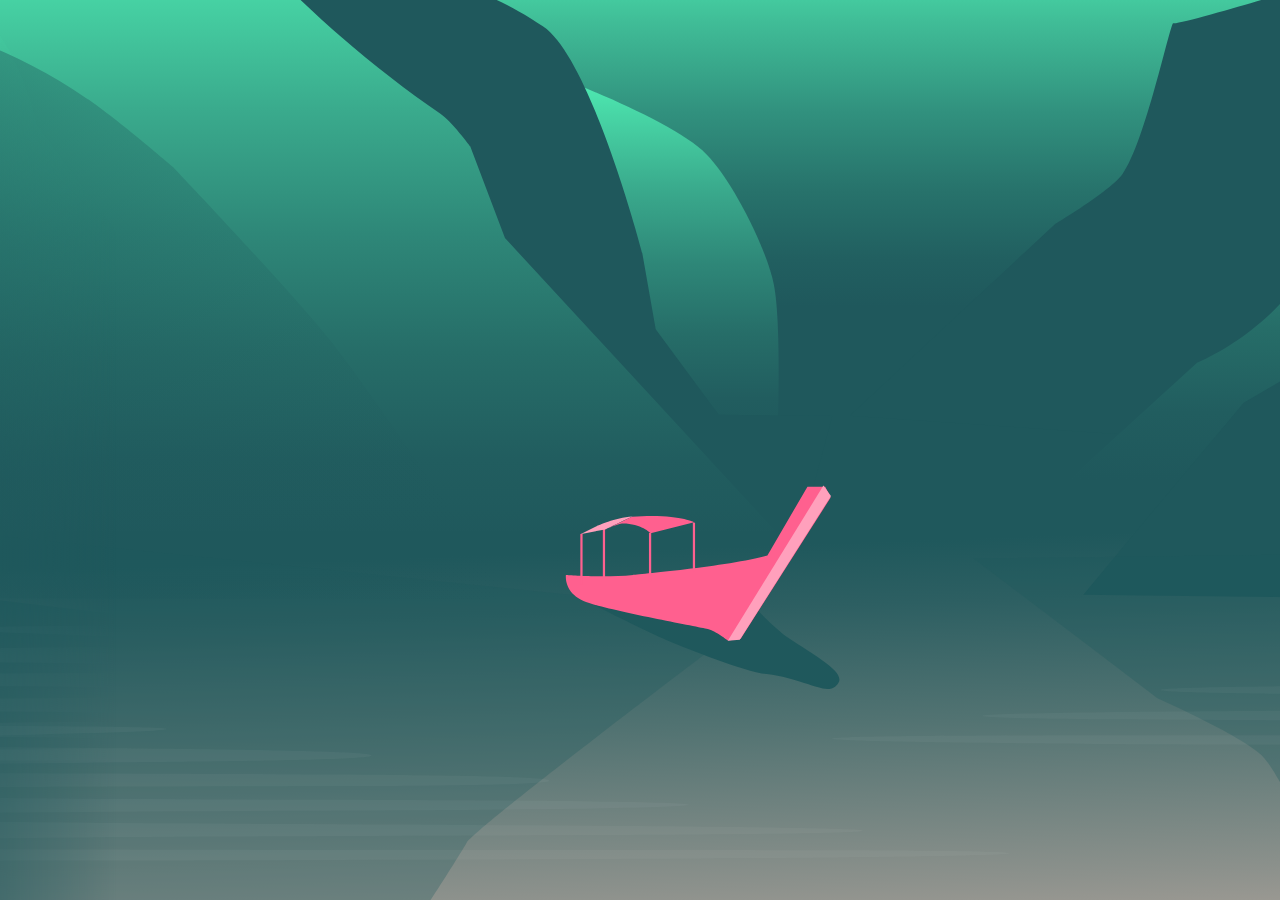
<file: SlideVersion/index.html>
<!DOCTYPE html>
<html>
<head>
  <title>מוצ'ילה</title>

  <!-- FontAwesome -->
  <link href="lib/font-awesome/css/font-awesome.min.css" type="text/css" rel="stylesheet">

  <!-- Jquery -->
  <script src="lib/jquery-1.10.2.js"></script>

  <!-- Dragdealer JS -->
  <script src="src/dragdealer.js"></script>
  <!-- Dragdealer CSS -->
  <link  href="src/dragdealer.css" rel="stylesheet" type="text/css">

  <!-- Example script -->
  <script src="script.js"></script>
  <!-- Example style -->
  <link href="style.css" rel="stylesheet" type="text/css">

</head>
<body>

  <div id="canvas-mask" class="dragdealer">
  
  	<p id="floating-menu" class="menu">
	  <a href="#" data-x="0.2">מסמכים</a> |
	  <a href="#" data-x="0.355">ציוד כללי</a> |
	  <a href="#" data-x="0.515">היגיינה</a> |
	  <a href="#" data-x="0.625">ביגוד</a> | 
	  <a href="#" data-x="0.73">טראקים</a> |
	  <a href="#" data-x="0.03">אחר</a>
	</p>
	
    <div class="handle">
      <div class="page" id="category-none" style="height: 100%;width:19%;">
        <p class="menu">
          <a href="#" data-x="1" data-y="0">מסמכים</a> |
		  <strong>ציוד כללי</strong> |
          <a href="#" data-x="0" data-y="0">היגיינה</a> |
		  <a href="#" data-x="0" data-y="0">ביגוד</a> | 
		  <a href="#" data-x="0" data-y="0">טראקים</a> |
		  <a href="#" data-x="0" data-y="0">אחר</a>
        </p>
        <p class="body">
		דרכון</br>
		רשיון נהיגה בין לאומי</br>
		רשיון נהיגה ישראלי</br>
		תעודת סטודנט</br>
		כרטיסי טיסה</br>
		פוליסת ביטוח נסיעות</br>
		פנקס חיסונים</br>
		כרטיס אשראי בין-לאומי</br>
		ויזה</br>
		תוויות זיהוי מוצ'ילה</br>
		טוש</br>
		שמרדפים עבור המסמכים</br>
		מספרים חשובים
        </p>
      </div>
	  
	  
      <div class="page" id="category-documents" style="height: 100%;width:14%;">
        <p class="menu">
          <strong>מסמכים</strong> |
          <a href="#" data-x="1" data-y="0">ציוד כללי</a> |
          <a href="#" data-x="0" data-y="0">היגיינה</a> |
		  <a href="#" data-x="0" data-y="0">ביגוד</a> | 
		  <a href="#" data-x="0" data-y="0">טראקים</a> |
		  <a href="#" data-x="0" data-y="0">אחר</a>
        </p>
        <p class="body">
			<strong>מסמכים</strong>
			<a href="#">דרכון</a>
			<a href="#">רישיון נהיגה בינלאומי</a>
			<a href="#">תעודת סטודנט</a>
			<a href="#">כרטיסי טיסה</a>
			<a href="#">ביטוח נסיעות</a>
			<a href="#">פנקס חיסונים</a>
			<a href="#">כרטיס אשראי בינלאומי</a>
			<a href="#">ויזה</a>
			<a href="#">תוויות זיהוי למוצ'ילה</a>
			<a href="#">טוש</a>
			<a href="#">שמרדפים עבור המסמכים</a>
			<a href="#">מספרים חשובים</a>
        </p>
      </div>
	  
      <div class="page" id="category-general" style="height: 100%;width:14.5%;">
        <p class="menu">
          <a href="#" data-x="1" data-y="0">מסמכים</a> |
		  <strong>ציוד כללי</strong> |
          <a href="#" data-x="0" data-y="0">היגיינה</a> |
		  <a href="#" data-x="0" data-y="0">ביגוד</a> | 
		  <a href="#" data-x="0" data-y="0">טראקים</a> |
		  <a href="#" data-x="0" data-y="0">אחר</a>
        </p>
        <p class="body">
			<strong>ציוד כללי</strong>
			<a href="#">כיסוי תרמיל</a>
			<a href="#">תיק גב קטן</a>
			<a href="#">מצלמה</a>
			<a href="#">שעון מעורר</a>
			<a href="#">שיחון</a>
			<a href="#">שק כביסה</a>
			<a href="#">פנקס ועט</a>
			<a href="#">נגן</a>
			<a href="#">חגורת בטן</a>
			<a href="#">שקית אטומה למים</a>
			<a href="#">משקפי שמש</a>
			<a href="#">סנדלים</a>
			<a href="#">נהלי הליכה</a>
        </p>
      </div>
	  
      <div class="page" id="category-hygene" style="height: 100%;width:10.6%;">
        <p class="menu">
          <a href="#" data-x="1" data-y="0">מסמכים</a> |
          <a href="#" data-x="0" data-y="0">ציוד כללי</a> |
		  <strong>היגיינה</strong> |
		  <a href="#" data-x="0" data-y="0">ביגוד</a> | 
		  <a href="#" data-x="0" data-y="0">טראקים</a> |
		  <a href="#" data-x="0" data-y="0">אחר</a>
        </p>
        <p class="body">
			<strong>היגיינה</strong>
			<a href="#">מברשת שיניים</a>
			<a href="#">משחת שיניים</a>
			<a href="#">סכין גילוח</a>
			<a href="#">דאודורנט</a>
			<a href="#">מראה קטנה</a>
			<a href="#">פינצטה</a>
			<a href="#">שמפו</a>
			<a href="#">מרכך</a>
			<a href="#">סבון גוף</a>
			<a href="#">אלתוש</a>
			<a href="#">קרם הגנה</a>
			<a href="#">מגבת</a>
			<a href="#">מגבונים לחים</a>
        </p>
      </div>

      <div class="page x" id="category-clothes" style="height: 100%;width:13.5%;">
        <p class="menu">
          <a href="#" data-x="1" data-y="0">מסמכים</a> |
          <a href="#" data-x="0" data-y="0">ציוד כללי</a> |
		  <a href="#" data-x="0" data-y="0">היגיינה</a> | 
		  <strong>ביגוד</strong> | 
		  <a href="#" data-x="0" data-y="0">טראקים</a> |
		  <a href="#" data-x="0" data-y="0">אחר</a>
        </p>
        <p class="body">
			<strong>ביגוד</strong>
			<a href="#">פליס</a>
			<a href="#">מעיל גשם דק</a>
			<a href="#">כובע</a>
			<a href="#">תחתונים</a>
			<a href="#">גרביים</a>
			<a href="#">מכנסי טיול</a>
			<a href="#">חולצות קצרות</a>
			<a href="#">חולצות ארוכות</a>
			<a href="#">מכנסי טרנינג לשינה</a>
			<a href="#">בגד ים</a>
			<a href="#">חזיות</a>
			<a href="#">טייץ</a>
        </p>
      </div>
	  
      <div class="page" id="category-trekking" style="height: 100%;">
        <p class="menu">
          <a href="#" data-x="1" data-y="0">מסמכים</a> |
          <a href="#" data-x="0" data-y="0">ציוד כללי</a> |
		  <a href="#" data-x="0" data-y="0">היגיינה</a> | 
		  <a href="#" data-x="0" data-y="0">ביגוד</a> |
		  <strong>טראקים</strong> | 
		  <a href="#" data-x="0" data-y="0">אחר</a>
        </p>
        <p class="body">
			<strong>טראקים</strong>
			<a href="#">פנס ראש</a>
			<a href="#">סוללות לפנס</a>
			<a href="#">מקלות הליכה</a>
			<a href="#">אולר</a>
			<a href="#">מצית</a>
			<a href="#">גזיה</a>
			<a href="#">סכו"ם</a>
			<a href="#">צלחת</a>
			<a href="#">אטמי אזניים</a>
			<a href="#">שק שינה</a>
			<a href="#">אוהל</a>
			<a href="#">מזרן שטח</a>
        </p>
      </div>
	  
      <div class="page" id="category-other" style="height: 100%;">
        <p class="menu">
          <a href="#" data-x="1" data-y="0">מסמכים</a> |
          <a href="#" data-x="0" data-y="0">ציוד כללי</a> |
		  <a href="#" data-x="0" data-y="0">היגיינה</a> | 
		  <a href="#" data-x="0" data-y="0">ביגוד</a> |
		  <a href="#" data-x="0" data-y="0">טראקים</a> |
		  <strong>אחר</strong> 
		  
        </p>
        <p class="body">
			<strong>למזל</strong>
			<a href="#">מכתבים מהבית</a>
			<a href="#">אבן מזל</a>
			<a href="#">תהילים</a>
			<a href="#">יומן</a>
			<a href="#">סקצ'בוק</a>

        </p>
      </div>
	  
    </div>
  </div>

</body>
</html>
</file>
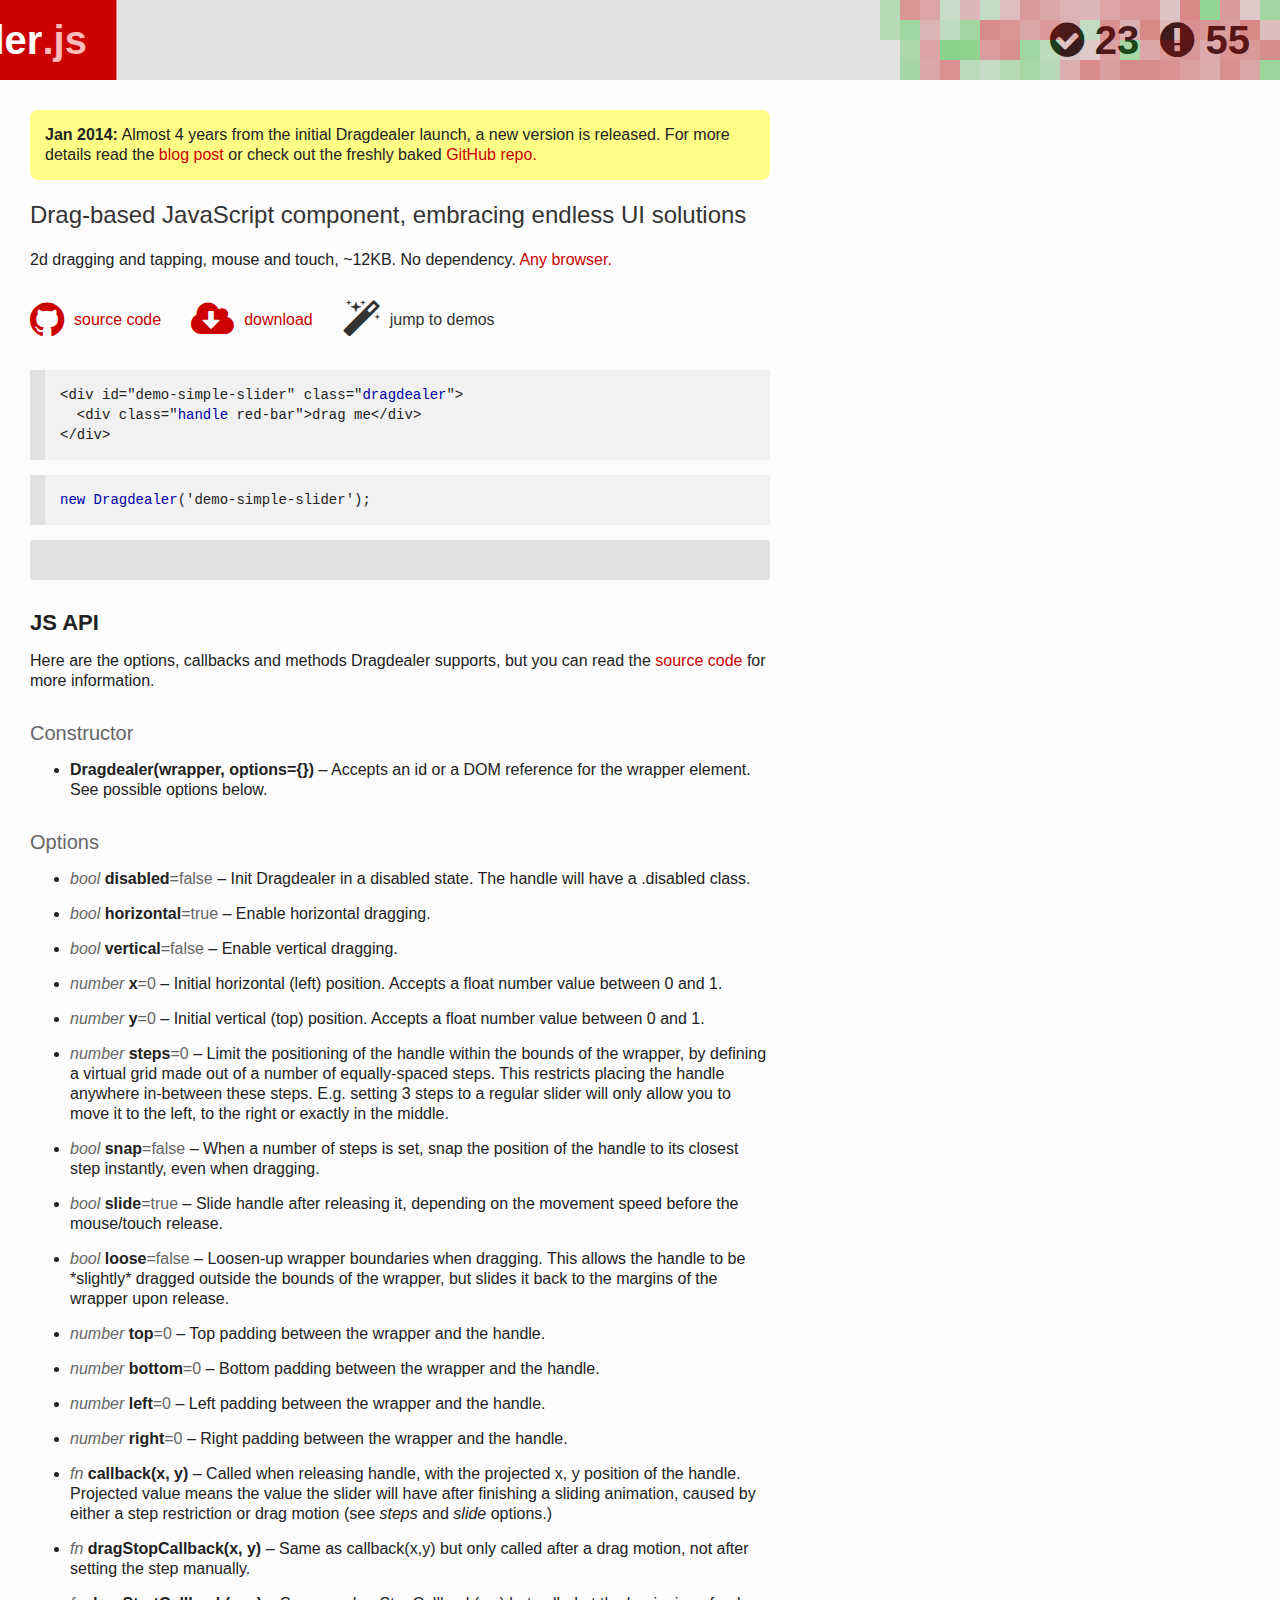
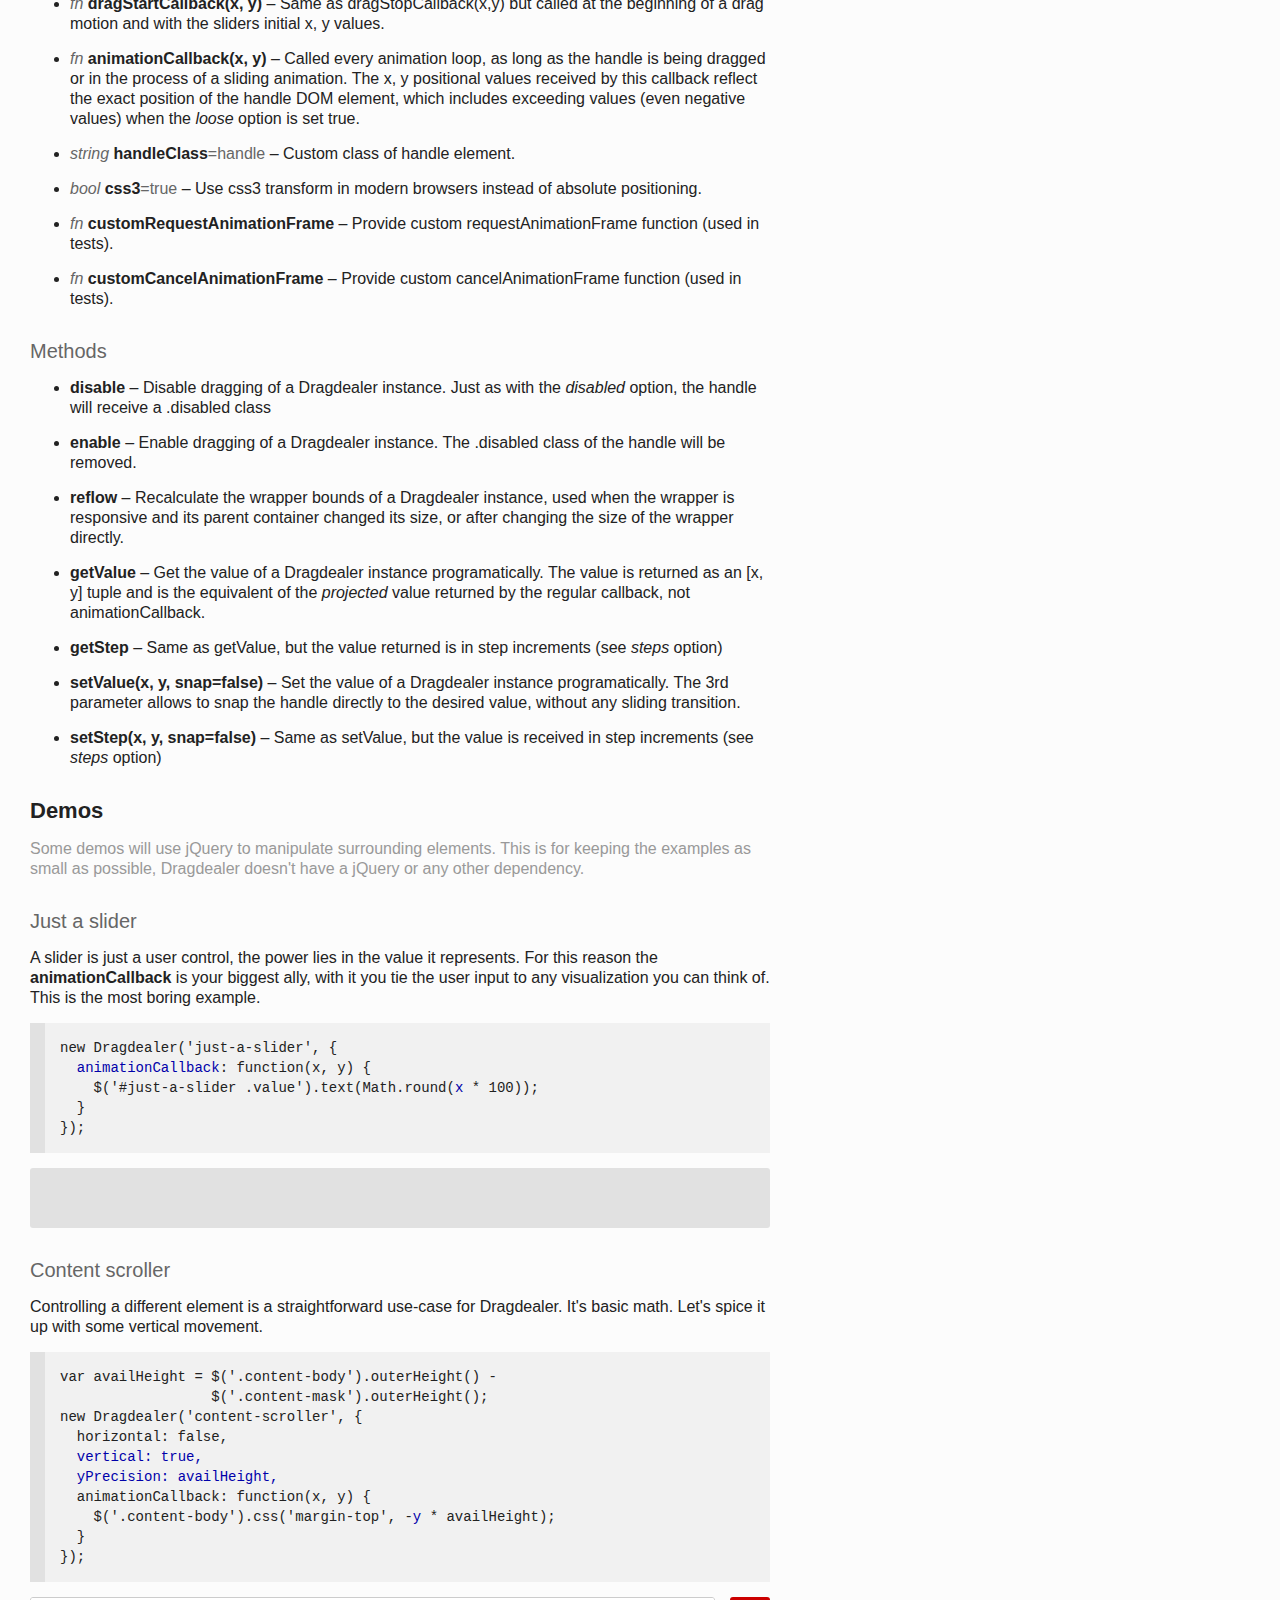
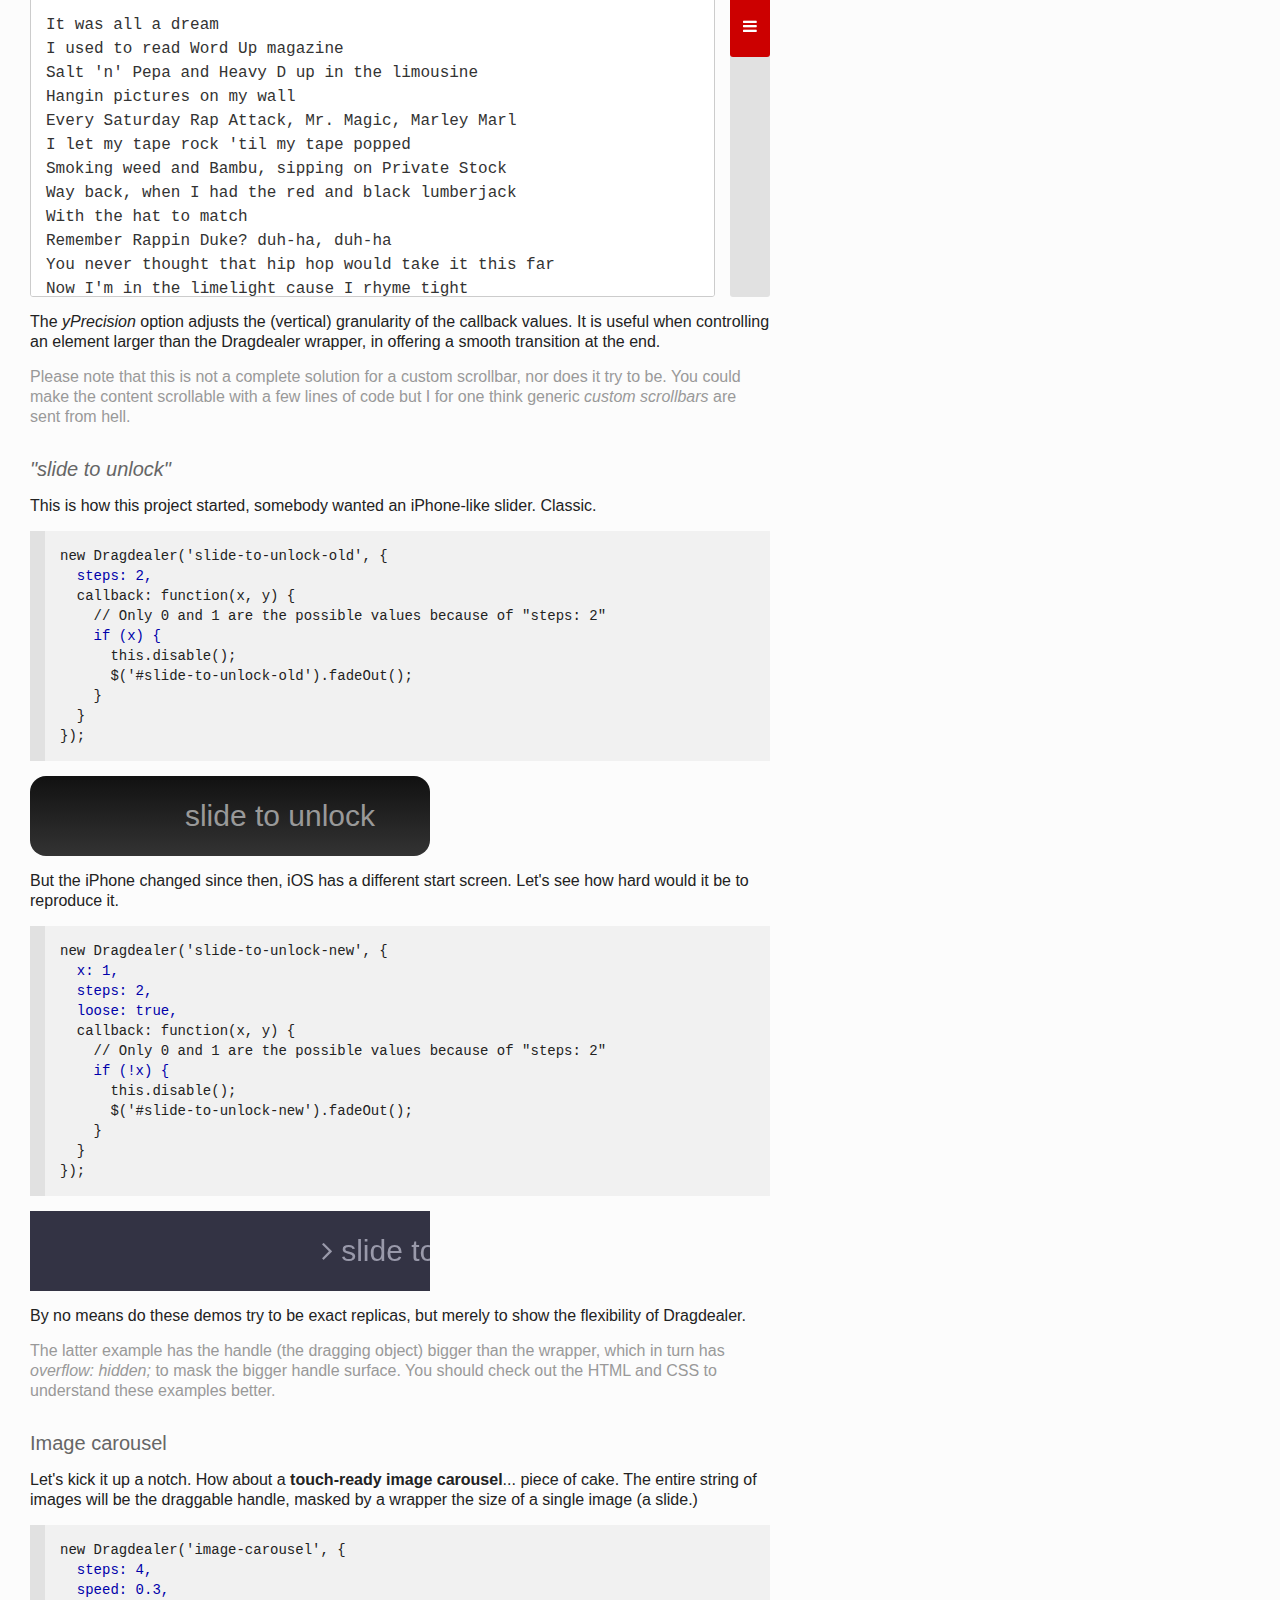
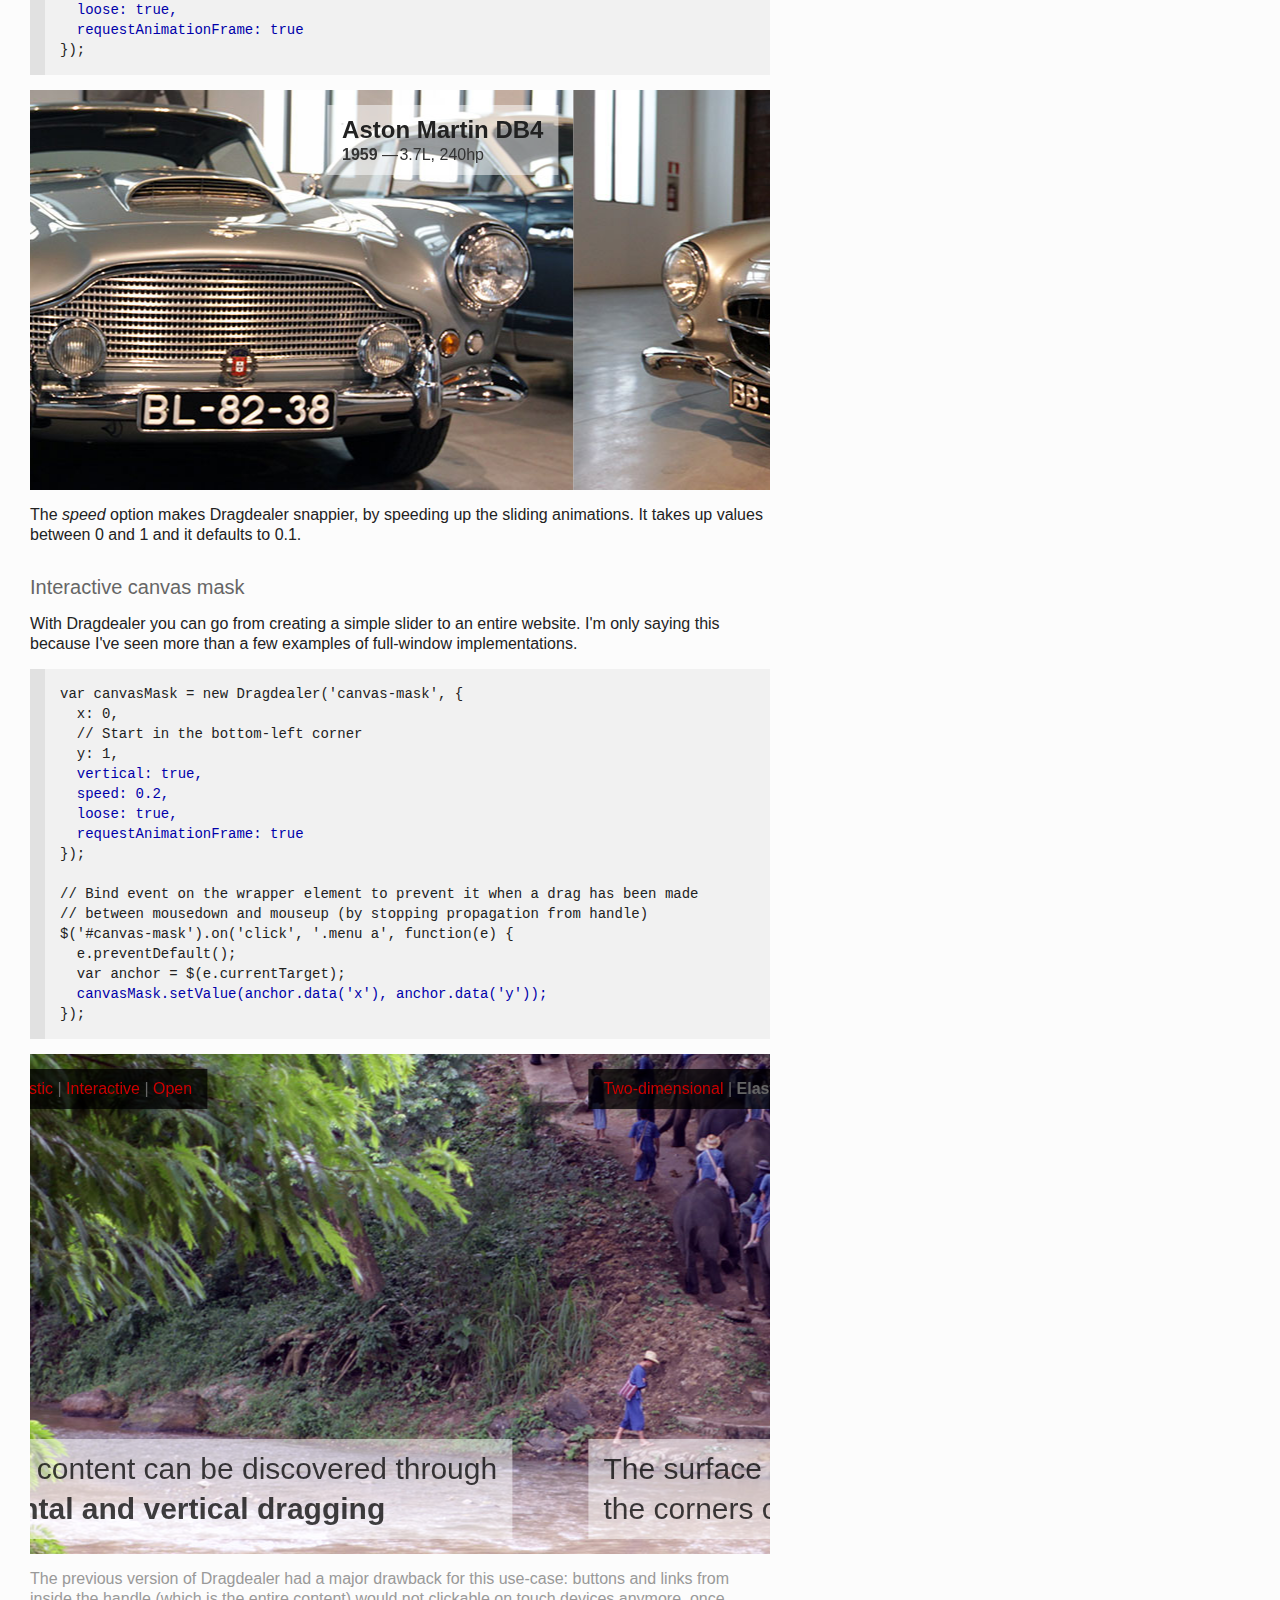
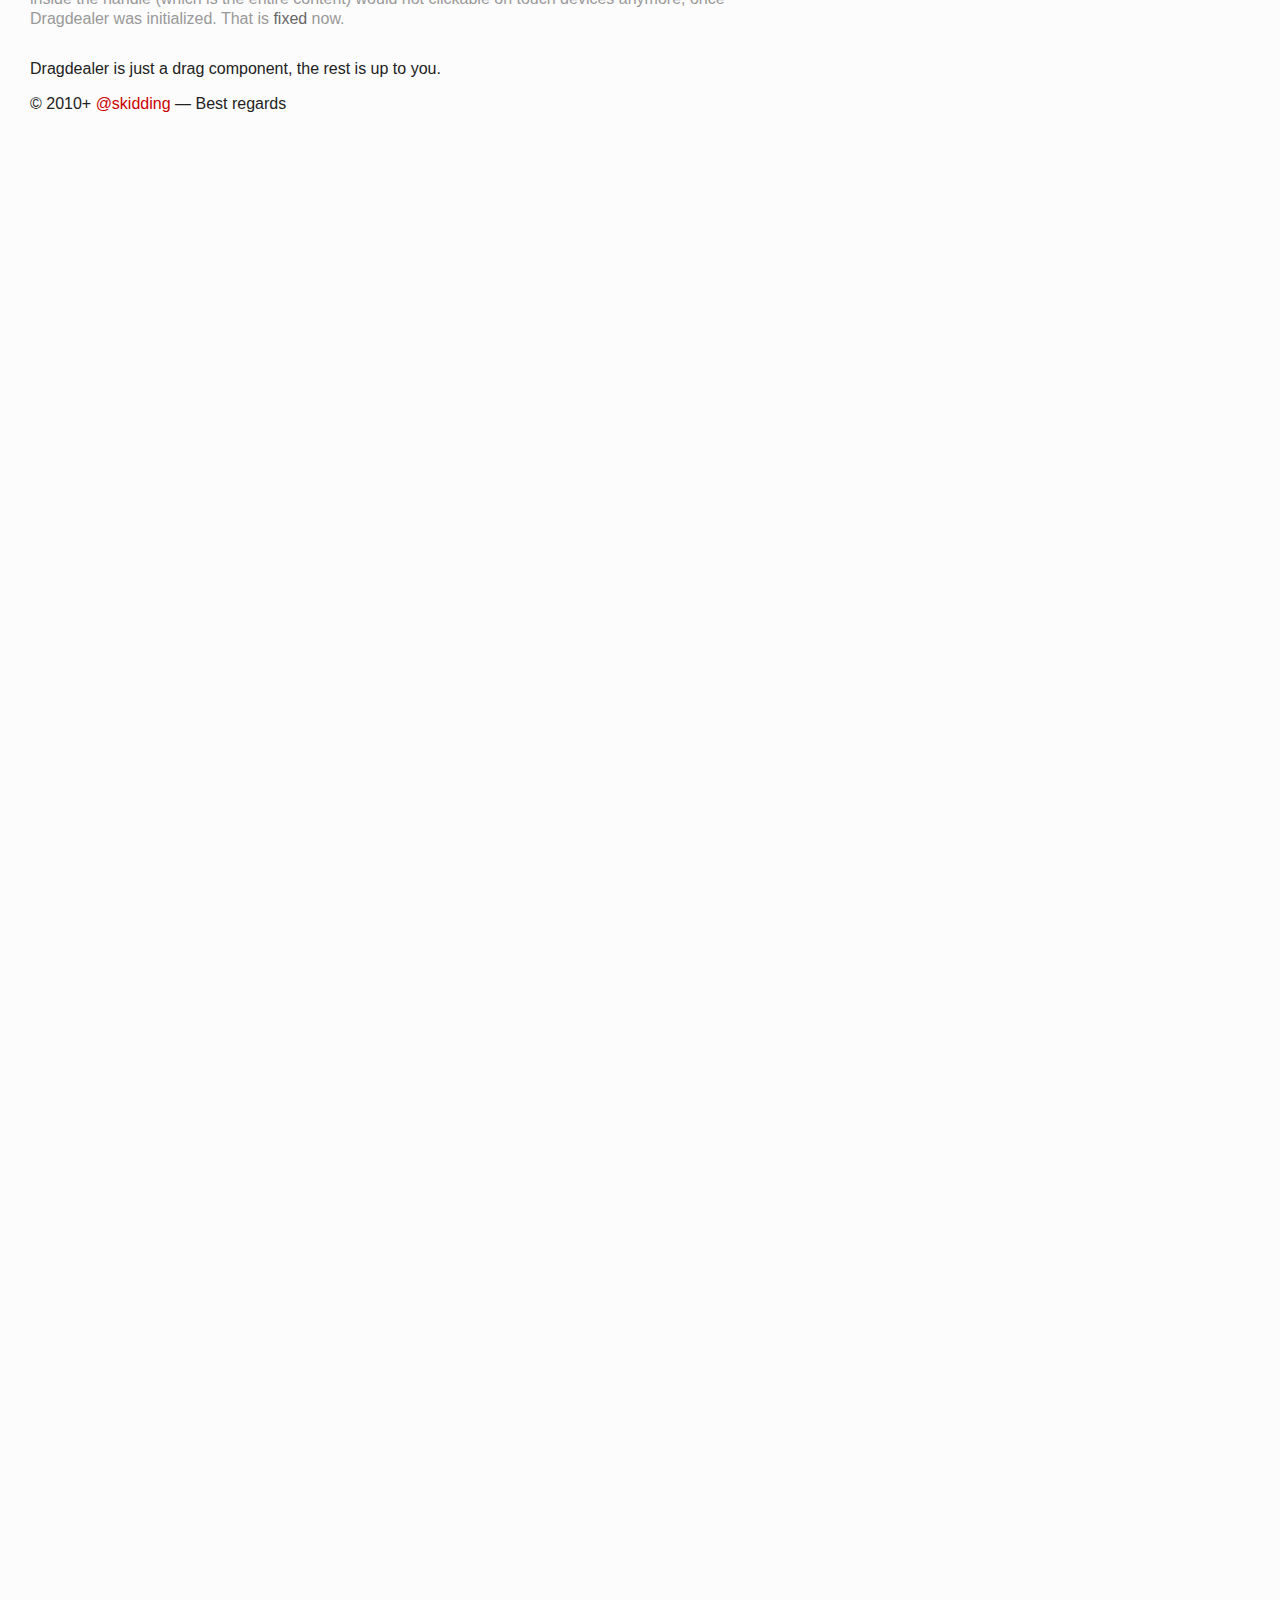
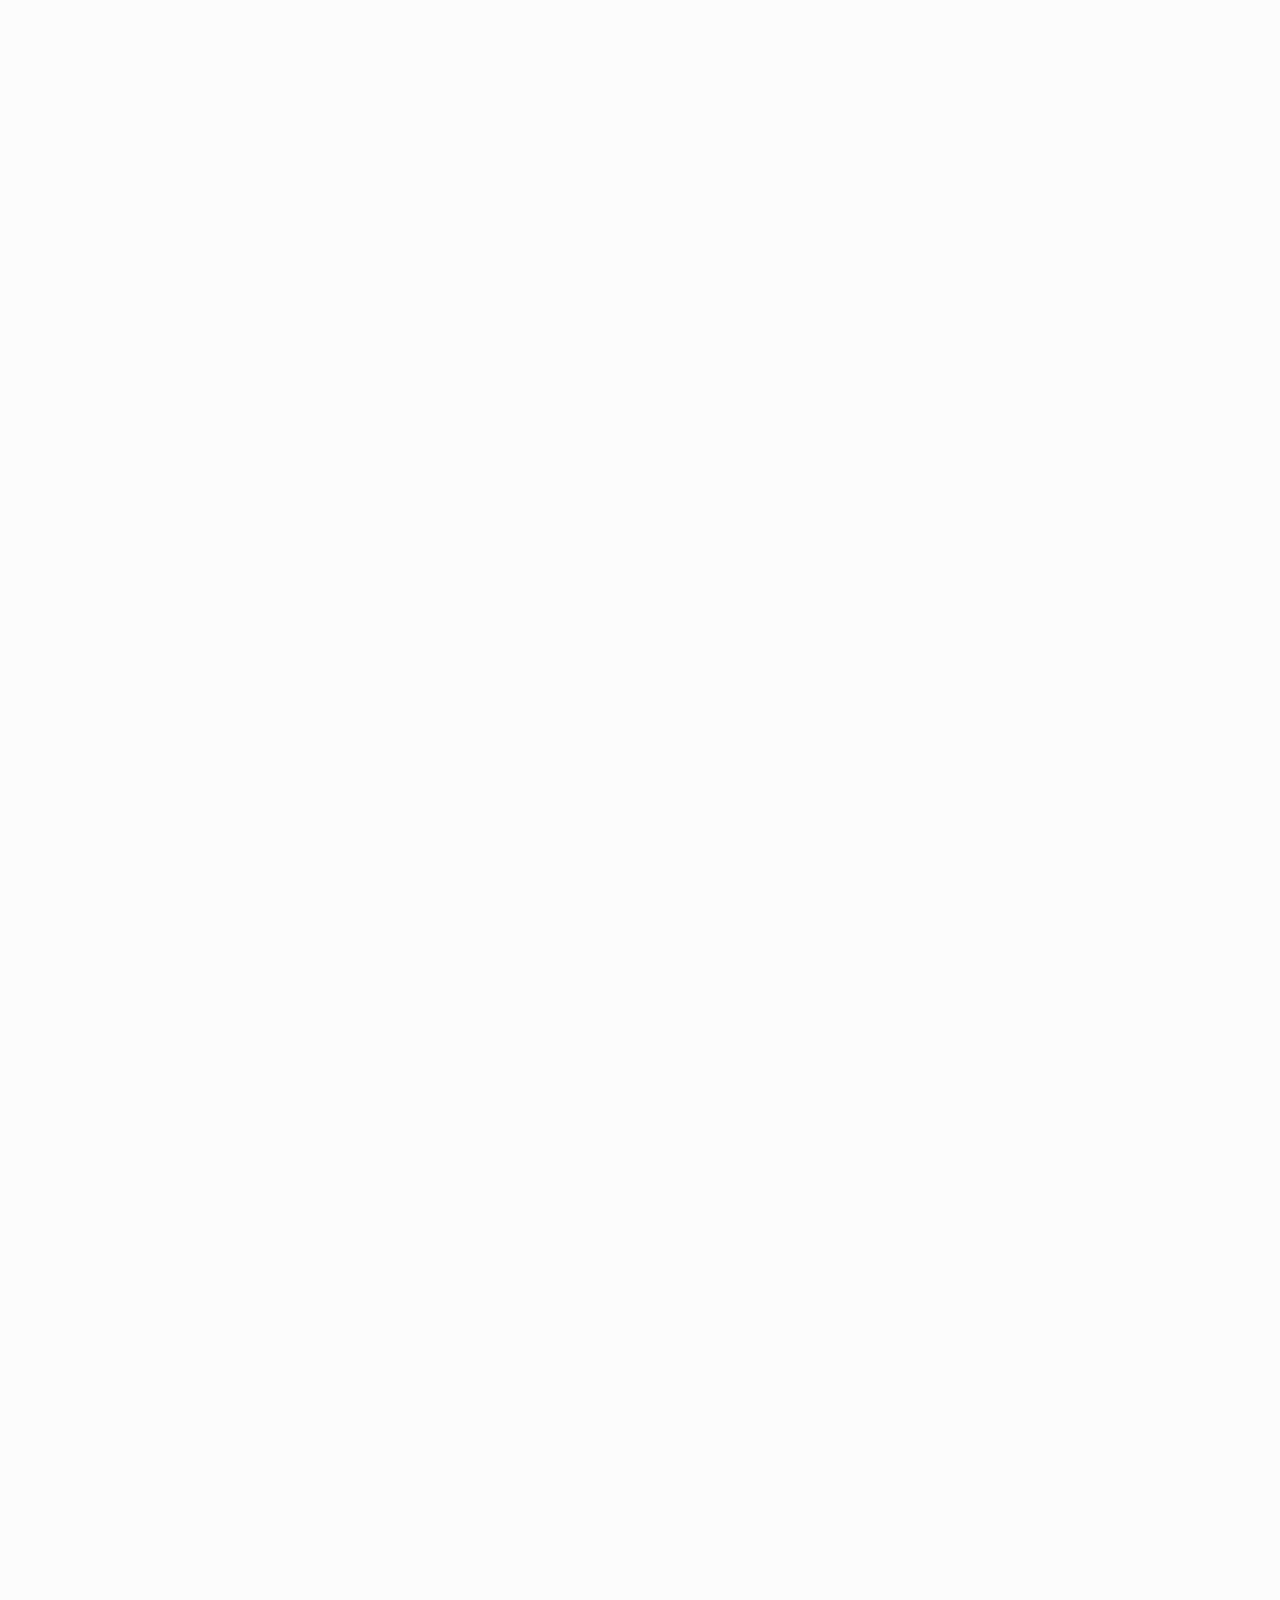
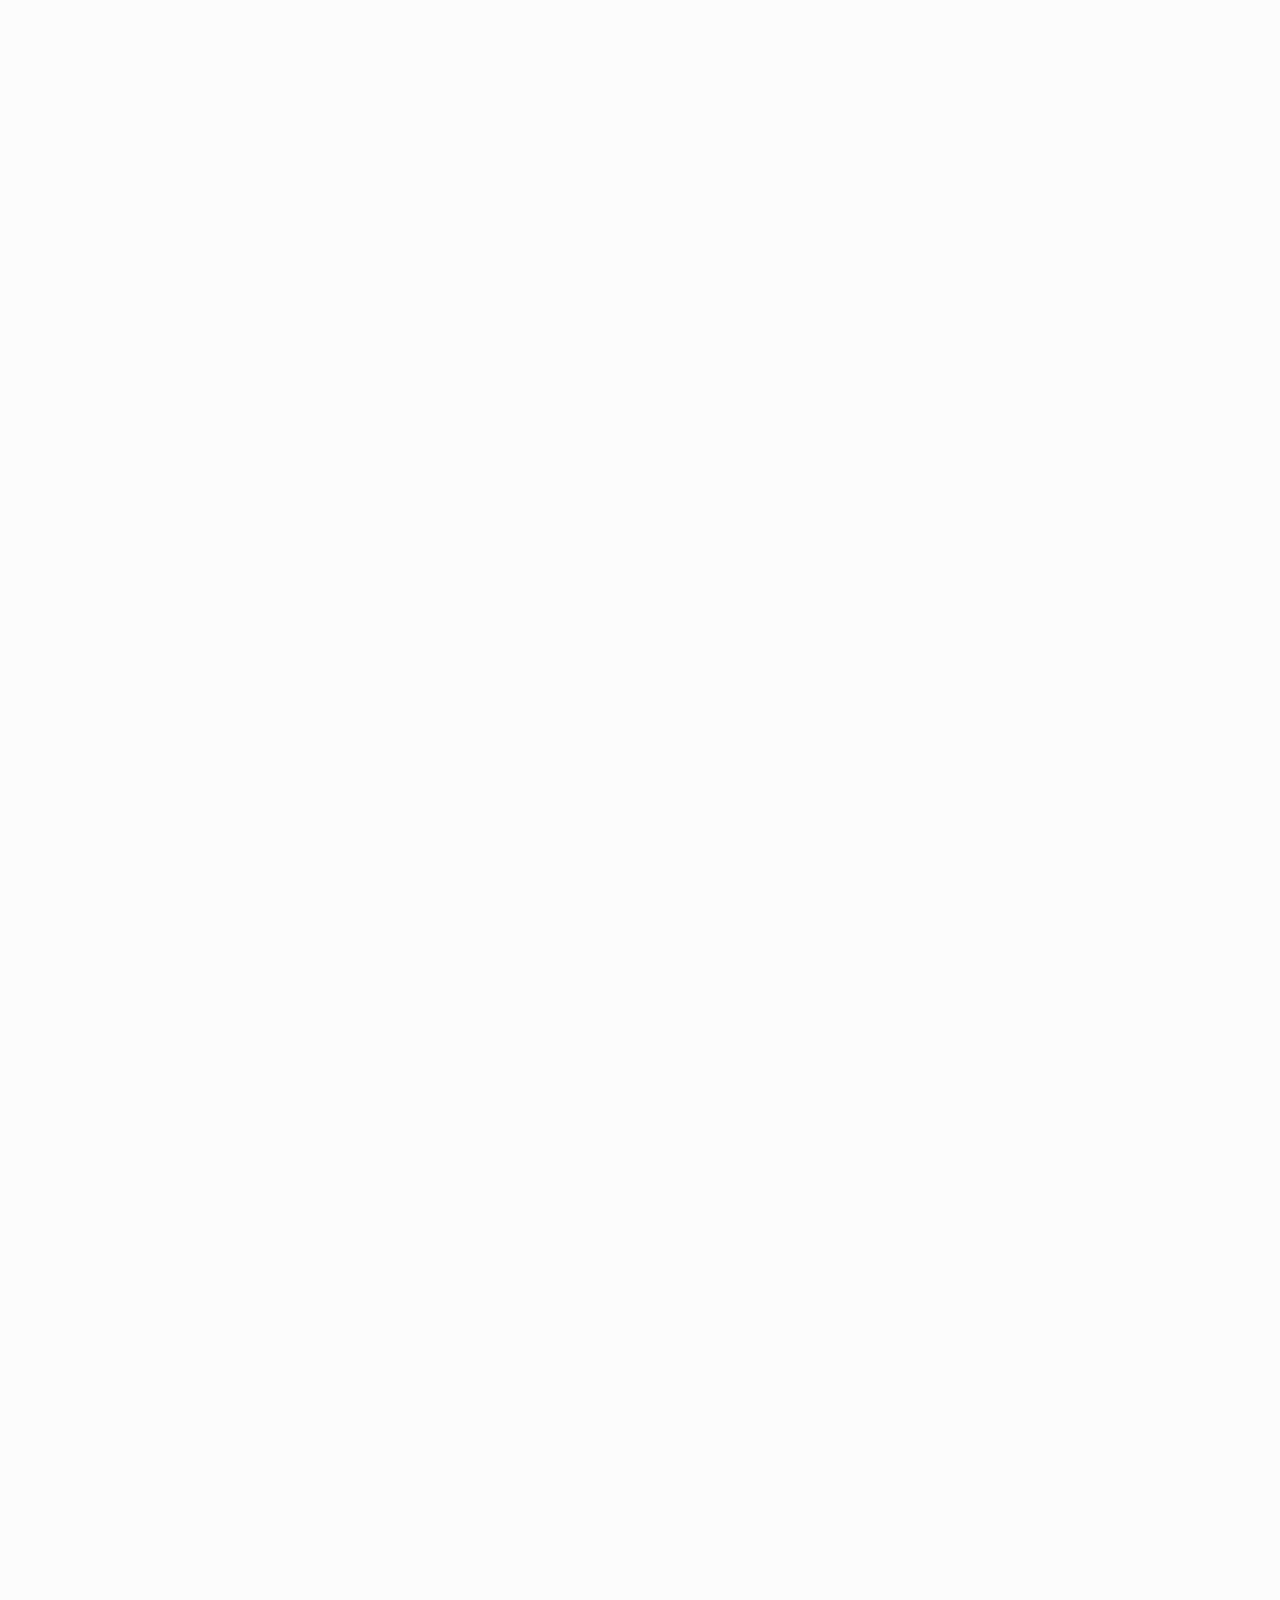
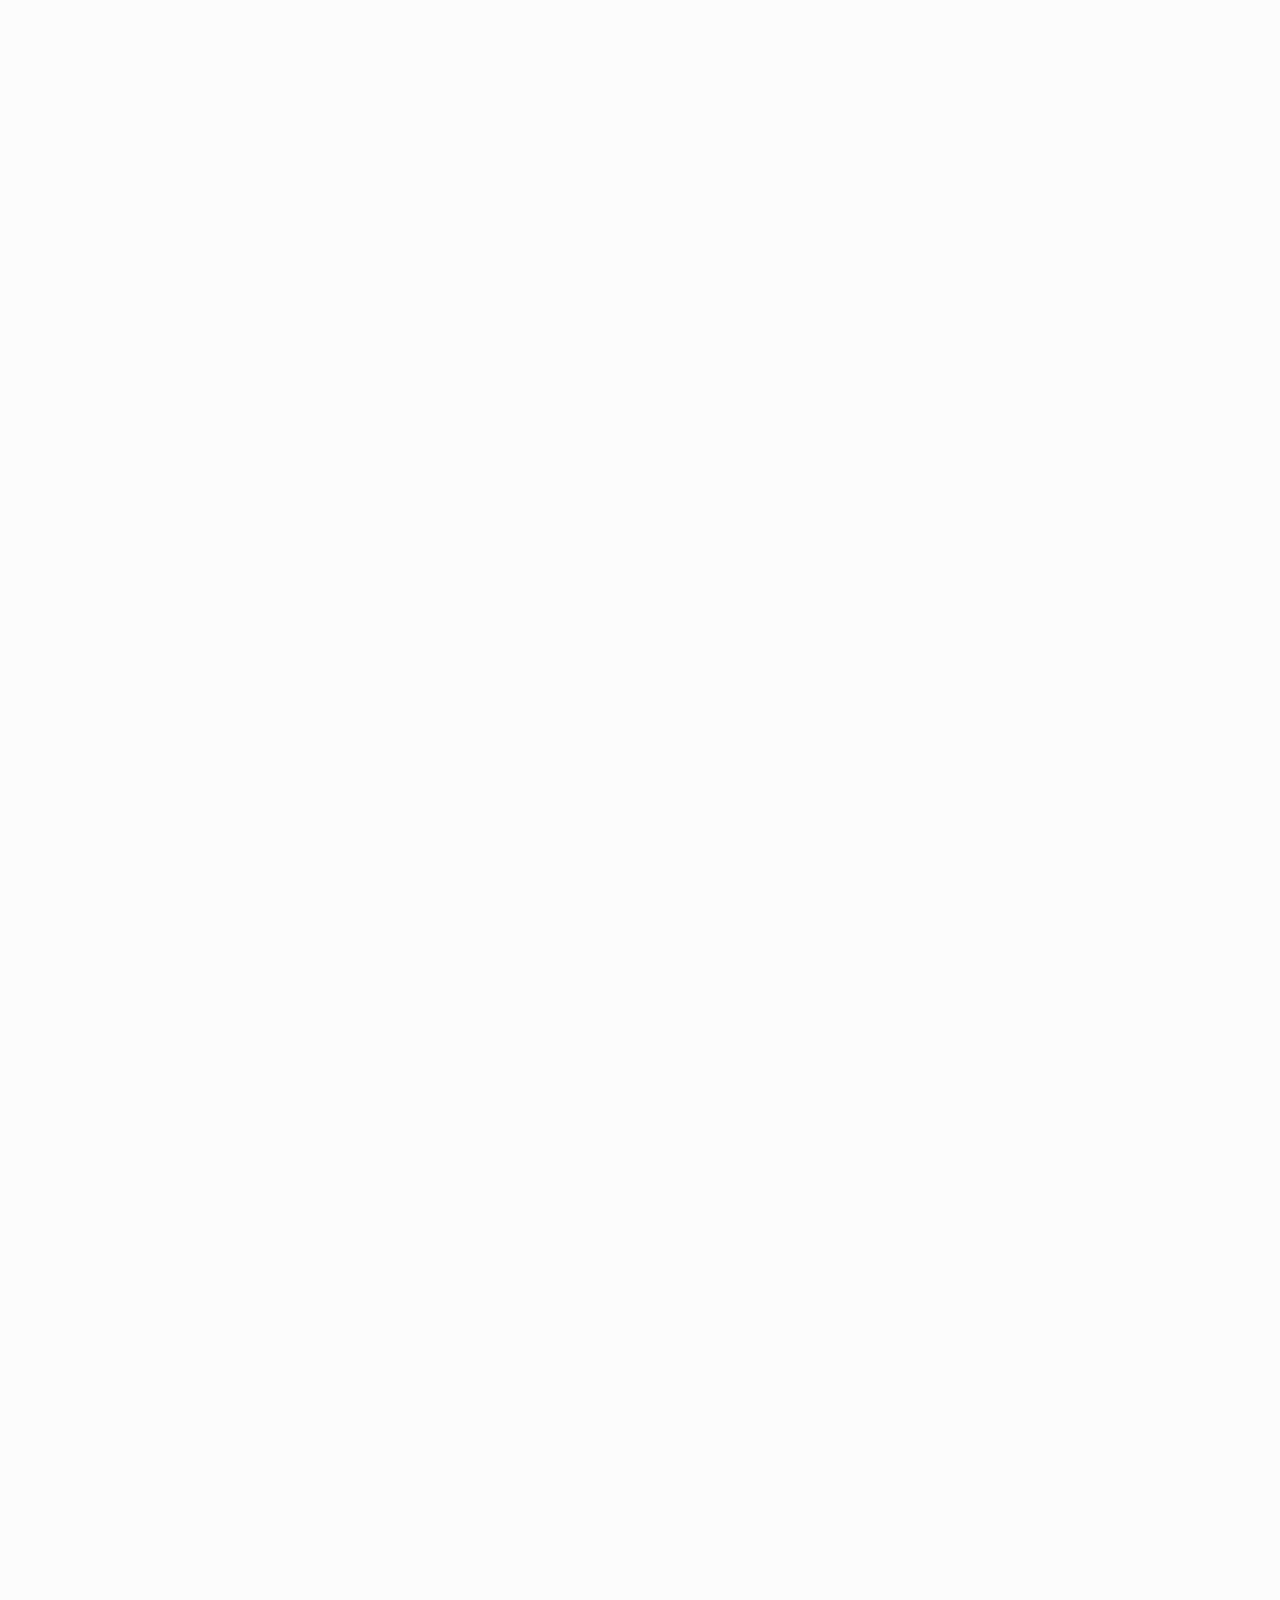
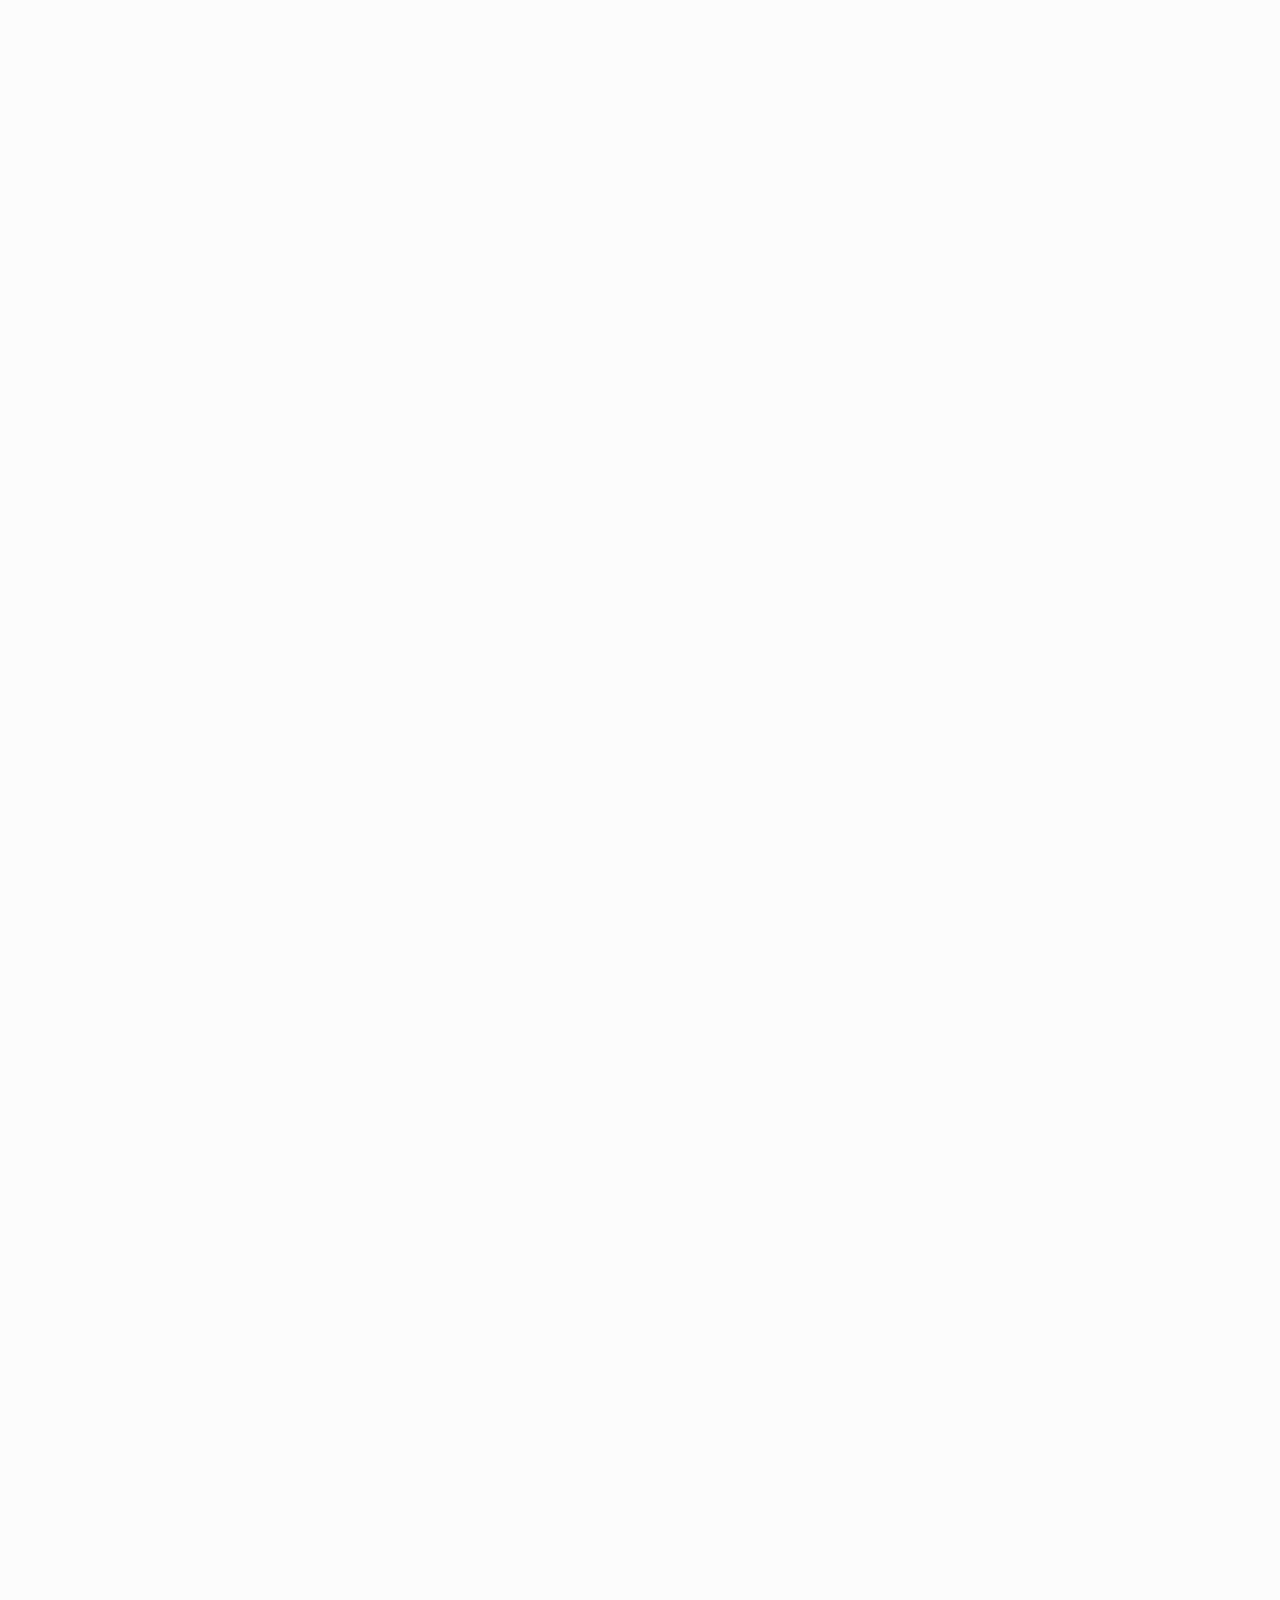
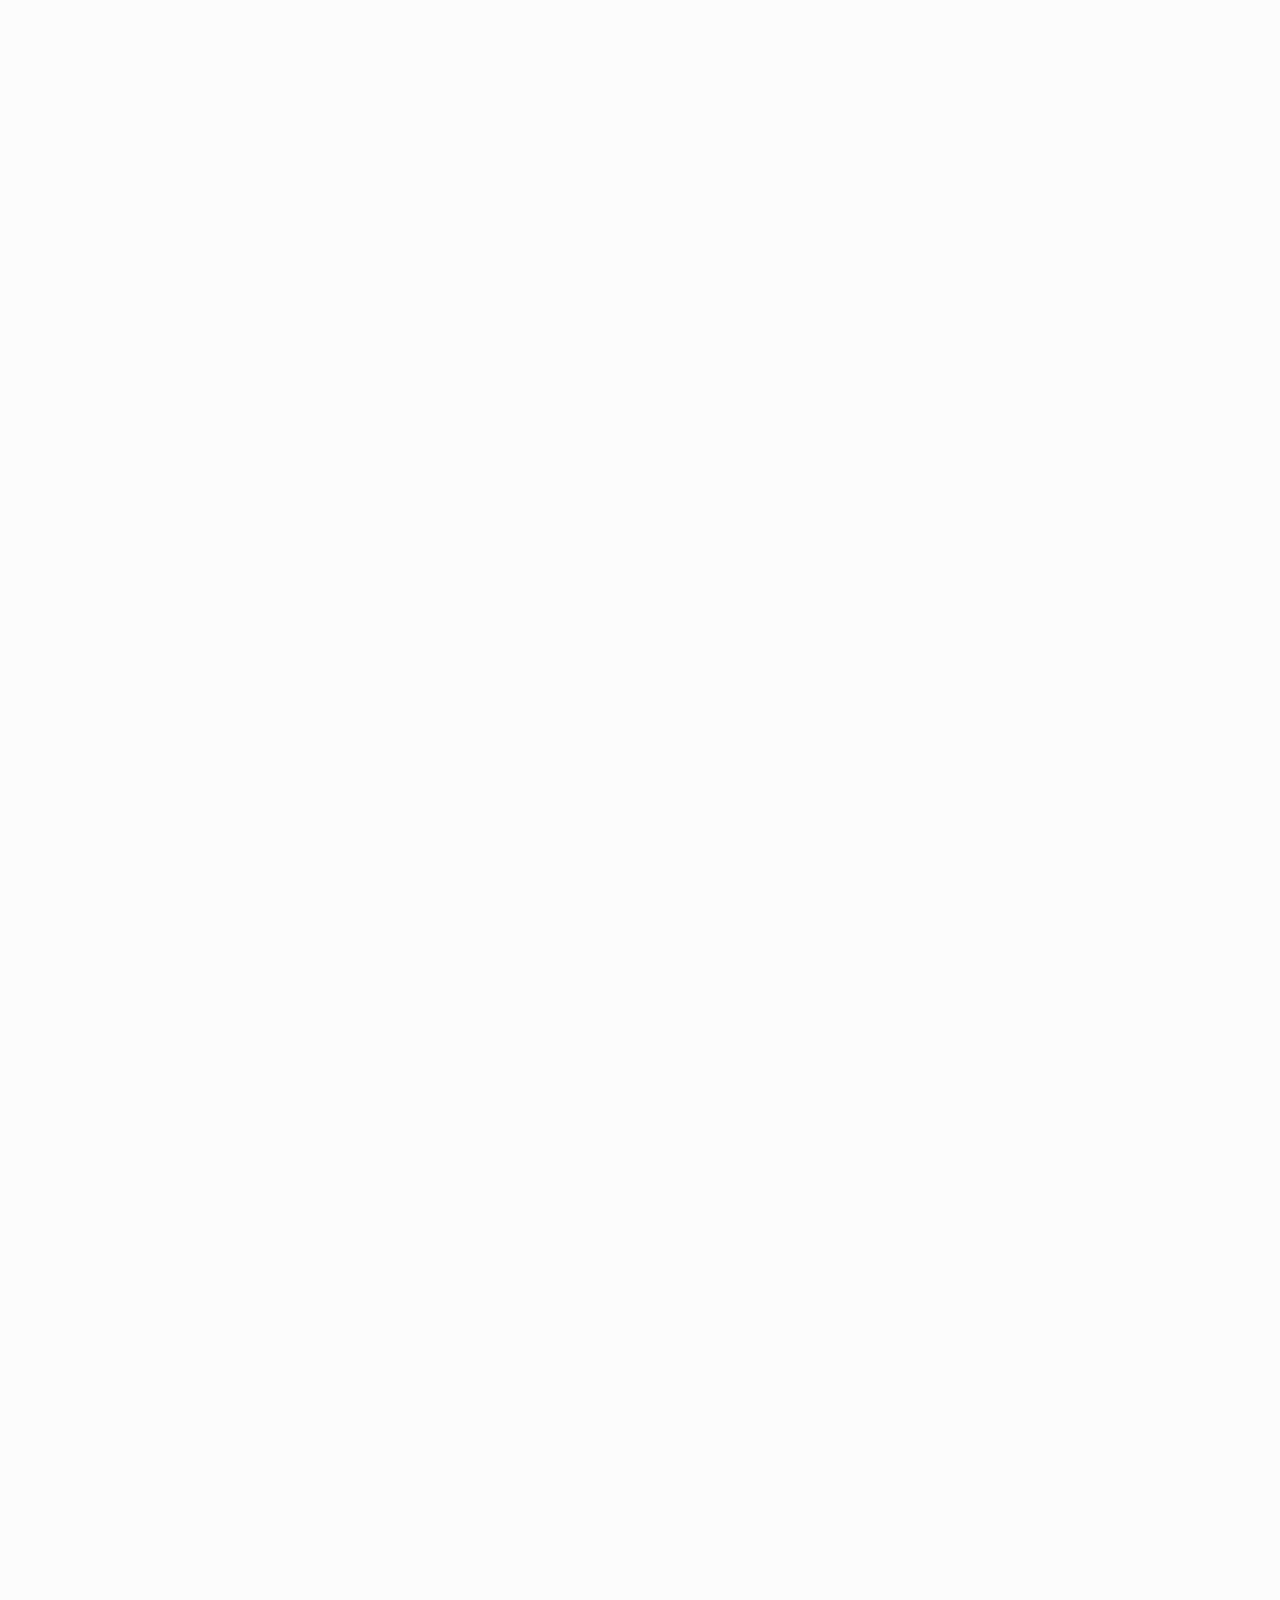
<file: Panorama/dragdealer-master/dragdealer-master/index.html>
<html>
<head>
  <title>Dragdealer.js – drag provider, the good stuff</title>
  <meta charset="utf-8">
  <meta name="description" content="Drag-based JavaScript component, embracing endless UI solutions.">

  <link href="lib/jasmine.css" type="text/css" rel="stylesheet">
  <link href="lib/font-awesome/css/font-awesome.min.css" type="text/css" rel="stylesheet">
  <script src="lib/jquery-1.10.2.js"></script>
  <script src="lib/jquery.simulate.js"></script>
  <script src="lib/jasmine.js"></script>
  <script src="lib/jasmine-jsreporter.js"></script>
  <script src="lib/jasmine-html.js"></script>
  <script src="lib/jasmine-jquery.js"></script>

  <link href="src/dragdealer.css" type="text/css" rel="stylesheet">
  <script src="src/dragdealer.js"></script>

  <script src="spec/helpers.js"></script>
  <script src="spec/matchers.js"></script>
  <script src="spec/optionsSpec.js"></script>
  <script src="spec/draggingSpec.js"></script>
  <!--[if gt IE 9]><!-->
  <script src="spec/touchDraggingSpec.js"></script>
  <!--<![endif]-->
  <script src="spec/callbacksSpec.js"></script>
  <script src="spec/apiSpec.js"></script>
  <script src="spec/resizingSpec.js"></script>
  <script src="spec/eventsSpec.js"></script>
  <script src="spec/setup.js"></script>
  <script src="spec/browser-runner.js"></script>

  <link href="demo/style/index.css" type="text/css" rel="stylesheet">
  <link href="demo/style/jasmine-reporter.css" type="text/css" rel="stylesheet">
  <link href="demo/style/demos.css" type="text/css" rel="stylesheet">
  <script src="demo/script/index.js"></script>
  <script src="demo/script/demos.js"></script>
</head>
<body>
  <div id="main-slider" class="dragdealer">
    <div class="specs-tab">
      <ul class="specs-bullets"></ul>
      <p class="specs-summary"></p>
    </div>
    <div class="handle red-bar">
      <h1><strong>Dragdealer</strong>.js</h1>
    </div>
  </div>
  <div id="content">
    <div class="content-slides">
      <div class="slide demo">
        <div class="inner-wrapper">
          <div class="important">
            <p><strong>Jan 2014:</strong> Almost 4 years from the initial Dragdealer launch, a new version is released. For more details read the <a href="https://medium.com/p/370ff43bcb31">blog post</a> or check out the freshly baked <a href="https://github.com/skidding/dragdealer">GitHub repo.</a></p>
          </div>

          <h2>Drag-based JavaScript component, embracing endless UI solutions</h2>
          <p>2d dragging and tapping, mouse and touch, ~12KB. No dependency. <a href="https://github.com/skidding/dragdealer/blob/master/Gruntfile.js#L2-L44">Any browser.</a></p>
          <ul class="project-buttons">
            <li>
              <a href="https://github.com/skidding/dragdealer">
                <i class="fa fa-github"></i> source code
              </a>
            </li>
            <li>
              <a href="https://github.com/skidding/dragdealer/archive/master.zip">
                <i class="fa fa-cloud-download"></i> download
              </a>
            </li>
            <li>
              <a href="#demos" class="internal-link">
                <i class="fa fa-magic"></i> jump to demos
              </a>
            </li>
          </ul>

<pre class="code">
&lt;div id="demo-simple-slider" class="<strong>dragdealer</strong>"&gt;
  &lt;div class="<strong>handle</strong> red-bar"&gt;drag me&lt;/div&gt;
&lt;/div&gt;
</pre>
<pre class="code">
<strong>new Dragdealer</strong>('demo-simple-slider');
</pre>
          <div id="demo-simple-slider" class="dragdealer">
            <div class="handle red-bar">drag me</div>
          </div>

          <h3>JS API</h3>
          <p>Here are the options, callbacks and methods Dragdealer supports, but you can read the <a href="https://github.com/skidding/dragdealer/blob/master/src/dragdealer.js">source code</a> for more information.</p>

          <h4>Constructor</h4>
          <ul class="property-list">
            <li>
              <strong>Dragdealer(wrapper, options={})</strong>
              <span class="description">Accepts an id or a DOM reference for the wrapper element. See possible options below.</span>
            </li>
          </ul>

          <h4>Options</h4>
          <ul class="property-list">
            <li>
              <span class="type">bool</span>
              <strong>disabled</strong><span class="default">=false</span>
              <span class="description">Init Dragdealer in a disabled state. The handle will have a .disabled class.</span>
            </li>
            <li>
              <span class="type">bool</span>
              <strong>horizontal</strong><span class="default">=true</span>
              <span class="description">Enable horizontal dragging.</span>
            </li>
            <li>
              <span class="type">bool</span>
              <strong>vertical</strong><span class="default">=false</span>
              <span class="description">Enable vertical dragging.</span>
            </li>
            <li>
              <span class="type">number</span>
              <strong>x</strong><span class="default">=0</span>
              <span class="description">Initial horizontal (left) position. Accepts a float number value between 0 and 1.</span>
            </li>
            <li>
              <span class="type">number</span>
              <strong>y</strong><span class="default">=0</span>
              <span class="description">Initial vertical (top) position. Accepts a float number value between 0 and 1.</span>
            </li>
            <li>
              <span class="type">number</span>
              <strong>steps</strong><span class="default">=0</span>
              <span class="description">Limit the positioning of the handle within the bounds of the wrapper, by defining a virtual grid made out of a number of equally-spaced steps. This restricts placing the handle anywhere in-between these steps. E.g. setting 3 steps to a regular slider will only allow you to move it to the left, to the right or exactly in the middle.</span>
            </li>
            <li>
              <span class="type">bool</span>
              <strong>snap</strong><span class="default">=false</span>
              <span class="description">When a number of steps is set, snap the position of the handle to its closest step instantly, even when dragging.</span>
            </li>
            <li>
              <span class="type">bool</span>
              <strong>slide</strong><span class="default">=true</span>
              <span class="description">Slide handle after releasing it, depending on the movement speed before the mouse/touch release.</span>
            </li>
            <li>
              <span class="type">bool</span>
              <strong>loose</strong><span class="default">=false</span>
              <span class="description">Loosen-up wrapper boundaries when dragging. This allows the handle to be *slightly* dragged outside the bounds of the wrapper, but slides it back to the margins of the wrapper upon release.</span>
            </li>
            <li>
              <span class="type">number</span>
              <strong>top</strong><span class="default">=0</span>
              <span class="description">Top padding between the wrapper and the handle.</span>
            </li>
            <li>
              <span class="type">number</span>
              <strong>bottom</strong><span class="default">=0</span>
              <span class="description">Bottom padding between the wrapper and the handle.</span>
            </li>
            <li>
              <span class="type">number</span>
              <strong>left</strong><span class="default">=0</span>
              <span class="description">Left padding between the wrapper and the handle.</span>
            </li>
            <li>
              <span class="type">number</span>
              <strong>right</strong><span class="default">=0</span>
              <span class="description">Right padding between the wrapper and the handle.</span>
            </li>
            <li>
              <span class="type">fn</span>
              <strong>callback(x, y)</strong>
              <span class="description">Called when releasing handle, with the projected x, y position of the handle. Projected value means the value the slider will have after finishing a sliding animation, caused by either a step restriction or drag motion (see <em>steps</em> and <em>slide</em> options.)</span>
            </li>
            <li>
              <span class="type">fn</span>
              <strong>dragStopCallback(x, y)</strong>
              <span class="description">Same as callback(x,y) but only called after a drag motion, not after setting the step manually.</span>
            </li>
            <li>
              <span class="type">fn</span>
              <strong>dragStartCallback(x, y)</strong>
              <span class="description">Same as dragStopCallback(x,y) but called at the beginning of a drag motion and with the sliders initial x, y values.</span>
            </li>
            <li>
              <span class="type">fn</span>
              <strong>animationCallback(x, y)</strong>
              <span class="description">Called every animation loop, as long as the handle is being dragged or in the process of a sliding animation. The x, y positional values received by this callback reflect the exact position of the handle DOM element, which includes exceeding values (even negative values) when the <em>loose</em> option is set true.</span>
            </li>
            <li>
              <span class="type">string</span>
              <strong>handleClass</strong><span class="default">=handle</span>
              <span class="description">Custom class of handle element.</span>
            </li>
            <li>
              <span class="type">bool</span>
              <strong>css3</strong><span class="default">=true</span>
              <span class="description">Use css3 transform in modern browsers instead of absolute positioning.</span>
            </li>
            <li>
              <span class="type">fn</span>
              <strong>customRequestAnimationFrame</strong>
              <span class="description">Provide custom requestAnimationFrame function (used in tests).</span>
            </li>
            <li>
              <span class="type">fn</span>
              <strong>customCancelAnimationFrame</strong>
              <span class="description">Provide custom cancelAnimationFrame function (used in tests).</span>
            </li>
          </ul>

          <h4>Methods</h4>
          <ul class="property-list">
            <li>
              <strong>disable</strong>
              <span class="description">Disable dragging of a Dragdealer instance. Just as with the <em>disabled</em> option, the handle will receive a .disabled class</span>
            </li>
            <li>
              <strong>enable</strong>
              <span class="description">Enable dragging of a Dragdealer instance. The .disabled class of the handle will be removed.</span>
            </li>
            <li>
              <strong>reflow</strong>
              <span class="description">Recalculate the wrapper bounds of a Dragdealer instance, used when the wrapper is responsive and its parent container changed its size, or after changing the size of the wrapper directly.</span>
            </li>
            <li>
              <strong>getValue</strong>
              <span class="description">Get the value of a Dragdealer instance programatically. The value is returned as an [x, y] tuple and is the equivalent of the <em>projected</em> value returned by the regular callback, not animationCallback.</span>
            </li>
            <li>
              <strong>getStep</strong>
              <span class="description">Same as getValue, but the value returned is in step increments (see <em>steps</em> option)</span>
            </li>
            <li>
              <strong>setValue(x, y, snap=false)</strong>
              <span class="description">Set the value of a Dragdealer instance programatically. The 3rd parameter allows to snap the handle directly to the desired value, without any sliding transition.</span>
            </li>
            <li>
              <strong>setStep(x, y, snap=false)</strong>
              <span class="description">Same as setValue, but the value is received in step increments (see <em>steps</em> option)</span>
            </li>
          </ul>

          <h3 id="demos">Demos</h3>
          <p class="secondary">Some demos will use jQuery to manipulate surrounding elements. This is for keeping the examples as small as possible, Dragdealer doesn't have a jQuery or any other dependency.</p>

          <h4>Just a slider</h4>
          <p>A slider is just a user control, the power lies in the value it represents. For this reason the <strong>animationCallback</strong> is your biggest ally, with it you tie the user input to any visualization you can think of. This is the most boring example.</p>

<pre class="code">
new Dragdealer('just-a-slider', {
  <strong>animationCallback</strong>: function(x, y) {
    $('#just-a-slider .value').text(Math.round(<strong>x</strong> * 100));
  }
});
</pre>
          <div id="just-a-slider" class="dragdealer">
            <div class="handle red-bar">
              <span class="value"></span>%
            </div>
          </div>

          <h4>Content scroller</h4>
          <p>Controlling a different element is a straightforward use-case for Dragdealer. It's basic math. Let's spice it up with some vertical movement.</p>

<pre class="code">
var availHeight = $('.content-body').outerHeight() -
                  $('.content-mask').outerHeight();
new Dragdealer('content-scroller', {
  horizontal: false,
  <strong>vertical: true,</strong>
  <strong>yPrecision: availHeight,</strong>
  animationCallback: function(x, y) {
    $('.content-body').css('margin-top', -<strong>y</strong> * availHeight);
  }
});
</pre>

          <div class="content-scroller">
            <div id="content-scroller" class="dragdealer">
              <div class="handle red-bar">
                <span class="value"><i class="fa fa-bars"></i></span>
              </div>
            </div>
            <div class="content-mask">
              <div class="content-body">
<p>It was all a dream<br>
I used to read Word Up magazine<br>
Salt 'n' Pepa and Heavy D up in the limousine<br>
Hangin pictures on my wall<br>
Every Saturday Rap Attack, Mr. Magic, Marley Marl<br>
I let my tape rock 'til my tape popped<br>
Smoking weed and Bambu, sipping on Private Stock<br>
Way back, when I had the red and black lumberjack<br>
With the hat to match<br>
Remember Rappin Duke? duh-ha, duh-ha<br>
You never thought that hip hop would take it this far<br>
Now I'm in the limelight cause I rhyme tight<br>
Time to get paid, blow up like the World Trade<br>
Born sinner, the opposite of a winner<br>
Remember when I used to eat sardines for dinner<br>
Peace to Ron G, Brucey B, Kid Capri<br>
Funkmaster Flex, Lovebug Starski (wassup)<br>
I'm blowing up like you thought I would<br>
Call the crib, same number same hood (that's right)<br>
It's all good (it's all good)<br>
And if you don't know, now you know, nigga</p>

<p>I made the change from a common thief<br>
To up close and personal with Robin Leach<br>
And I'm far from cheap, I smoke skunk with my peeps all day<br>
Spread love, it's the Brooklyn way<br>
The Moet and Alizé keep me pissy<br>
Girls used to diss me<br>
Now they write letters cause they miss me<br>
I never thought it could happen, this rapping stuff<br>
I was too used to packing gats and stuff<br>
Now honeys play me close like butter play toast<br>
From the Mississippi down to the east coast<br>
Condos in Queens, indo for weeks<br>
Sold out seats to hear Biggie Smalls speak<br>
Living life without fear<br>
Putting 5 karats in my baby girl's ears<br>
Lunches, brunches, interviews by the pool<br>
Considered a fool cause I dropped out of high school<br>
Stereotypes of a black male misunderstood<br>
And it's still all good<br>
Uh...and if you don't know, now you know, nigga</p>

<p>Super Nintendo, Sega Genesis<br>
When I was dead broke, man I couldn't picture this<br>
50-inch screen, money green leather sofa<br>
Got two rides, a limousine with a chauffeur<br>
Phone bill about two G's flat<br>
No need to worry, my accountant handles that<br>
And my whole crew is lounging<br>
Celebrating every day, no more public housing<br>
Thinking back on my one-room shack<br>
Now my mom pimps a Ac with minks on her back<br>
And she loves to show me off, of course<br>
Smiles every time my face is up in The Source<br>
We used to fuss when the landlord dissed us<br>
No heat, wonder why Christmas missed us<br>
Birthdays was the worst days<br>
Now we sip champagne when we thirst-ay<br>
Uh, damn right I like the life I live<br>
Cause I went from negative to positive<br>
And it's all</p>

<p>...and if you don't know, now you know, niggaaa</p>
              </div>
            </div>
          </div>

          <p>The <em>yPrecision</em> option adjusts the (vertical) granularity of the callback values. It is useful when controlling an element larger than the Dragdealer wrapper, in offering a smooth transition at the end.</p>

          <p class="secondary">Please note that this is not a complete solution for a custom scrollbar, nor does it try to be. You could make the content scrollable with a few lines of code but I for one think generic <em>custom scrollbars</em> are sent from hell.</p>

          <h4><em>"slide to unlock"</em></h4>
          <p>This is how this project started, somebody wanted an iPhone-like slider. Classic.</p>

<pre class="code">
new Dragdealer('slide-to-unlock-old', {
  <strong>steps: 2,</strong>
  callback: function(x, y) {
    // Only 0 and 1 are the possible values because of "steps: 2"
    <strong>if (x) {</strong>
      this.disable();
      $('#slide-to-unlock-old').fadeOut();
    }
  }
});
</pre>
          <div class="slide-to-unlock old-slider">
            <div id="slide-to-unlock-old" class="dragdealer">
              <div class="slide-text">slide to unlock</div>
              <div class="handle"></div>
            </div>
          </div>

          <p>But the iPhone changed since then, iOS has a different start screen. Let's see how hard would it be to reproduce it.</p>

<pre class="code">
new Dragdealer('slide-to-unlock-new', {
  <strong>x: 1,</strong>
  <strong>steps: 2,</strong>
  <strong>loose: true,</strong>
  callback: function(x, y) {
    // Only 0 and 1 are the possible values because of "steps: 2"
    <strong>if (!x) {</strong>
      this.disable();
      $('#slide-to-unlock-new').fadeOut();
    }
  }
});
</pre>
          <div class="slide-to-unlock new-slider">
            <div id="slide-to-unlock-new" class="dragdealer">
              <div class="handle">
                <div class="slide-text"><i class="fa fa-angle-right"></i> slide to unlock</div>
              </div>
            </div>
          </div>
          <p>By no means do these demos try to be exact replicas, but merely to show the flexibility of Dragdealer.</p>

          <p class="secondary">The latter example has the handle (the dragging object) bigger than the wrapper, which in turn has <em>overflow: hidden;</em> to mask the bigger handle surface. You should check out the HTML and CSS to understand these examples better.</p>

          <h4>Image carousel</h4>
          <p>Let's kick it up a notch. How about a <strong>touch-ready image carousel</strong>... piece of cake. The entire string of images will be the draggable handle, masked by a wrapper the size of a single image (a slide.)</p>

<pre class="code">
new Dragdealer('image-carousel', {
  <strong>steps: 4,
  speed: 0.3,
  loose: true,
  requestAnimationFrame: true</strong>
});
</pre>
          <div id="image-carousel" class="dragdealer">
            <div class="handle">
              <div class="slide img1">
                <div class="info">
                  <p class="title">Aston Martin DB4</p>
                  <p class="description"><strong>1959</strong> — 3.7L, 240hp</p>
                </div>
              </div>
              <div class="slide img2">
                <div class="info">
                  <p class="title">Mercedes-Benz 300SL</p>
                  <p class="description"><strong>1956</strong> — 2996cc, 212-222hp</p>
                </div>
              </div>
              <div class="slide img3">
                <div class="info">
                  <p class="title">Jaguar E-Type</p>
                  <p class="description"><strong>1966</strong> — 3.8L, 265bhp</p>
                </div>
              </div>
              <div class="slide img4">
                <div class="info">
                  <p class="title">Maserati A6</p>
                  <p class="description"><strong>1950</strong> — 2L, 120bhp</p>
                </div>
              </div>
            </div>
          </div>

          <p>The <em>speed</em> option makes Dragdealer snappier, by speeding up the sliding animations. It takes up values between 0 and 1 and it defaults to 0.1.</p>

          <h4>Interactive canvas mask</h4>
          <p>With Dragdealer you can go from creating a simple slider to an entire website. I'm only saying this because I've seen more than a few examples of full-window implementations.</p>

<pre class="code">
var canvasMask = new Dragdealer('canvas-mask', {
  x: 0,
  // Start in the bottom-left corner
  y: 1,
  <strong>vertical: true,
  speed: 0.2,
  loose: true,
  requestAnimationFrame: true</strong>
});

// Bind event on the wrapper element to prevent it when a drag has been made
// between mousedown and mouseup (by stopping propagation from handle)
$('#canvas-mask').on('click', '.menu a', function(e) {
  e.preventDefault();
  var anchor = $(e.currentTarget);
  <strong>canvasMask.setValue(anchor.data('x'), anchor.data('y'));</strong>
});
</pre>
          <div id="canvas-mask" class="dragdealer">
            <div class="handle">
              <div class="page">
                <p class="menu">
                  <a href="#" data-x="0" data-y="1">Two-dimensional</a> |
                  <a href="#" data-x="1" data-y="1">Elastic</a> |
                  <a href="#" data-x="1" data-y="0">Interactive</a> |
                  <strong>Open</strong>
                </p>
                <p class="body">
                  Dragdealer is <strong>open source</strong>, <br >
                  see you on <a href="https://github.com/skidding/dragdealer">GitHub</a>
                </p>
              </div>
              <div class="page">
                <p class="menu">
                  <a href="#" data-x="0" data-y="1">Two-dimensional</a> |
                  <a href="#" data-x="1" data-y="1">Elastic</a> |
                  <strong>Interactive</strong> |
                  <a href="#" data-x="0" data-y="0">Open</a>
                </p>
                <p class="body">
                  The dragged surface can host <strong>rich content</strong>, <br>
                  including links for scrolling inside itself
                </p>
              </div>
              <div class="page">
                <p class="menu">
                  <strong>Two-dimensional</strong> |
                  <a href="#" data-x="1" data-y="1">Elastic</a> |
                  <a href="#" data-x="1" data-y="0">Interactive</a> |
                  <a href="#" data-x="0" data-y="0">Open</a>
                </p>
                <p class="body">
                  The masked content can be discovered through <br>
                  both <strong>horizontal and vertical dragging</strong>
                </p>
              </div>
              <div class="page">
                <p class="menu">
                  <a href="#" data-x="0" data-y="1">Two-dimensional</a> |
                  <strong>Elastic</strong> |
                  <a href="#" data-x="1" data-y="0">Interactive</a> |
                  <a href="#" data-x="0" data-y="0">Open</a>
                </p>
                <p class="body">
                  The surface boundaries have an <strong>elastic ease</strong> and <br>
                  the corners can be slightly pulled inwards
                </p>
              </div>
            </div>
          </div>

          <p class="secondary">The previous version of Dragdealer had a major drawback for this use-case: buttons and links from inside the handle (which is the entire content) would not clickable on touch devices anymore, once Dragdealer was initialized. That is <a href="https://github.com/skidding/dragdealer/pull/7">fixed</a> now.</p>

          <p class="disclaimer">Dragdealer is just a drag component, the rest is up to you.</p>

          <p>&copy; 2010+ <a href="https://twitter.com/skidding">@skidding</a> — Best regards</p>
        </div>
      </div>
      <div class="slide specs">
        <!-- Jasmine reporter goes here -->
      </div>
    </div>
  </div>
</body>
</html>
</file>
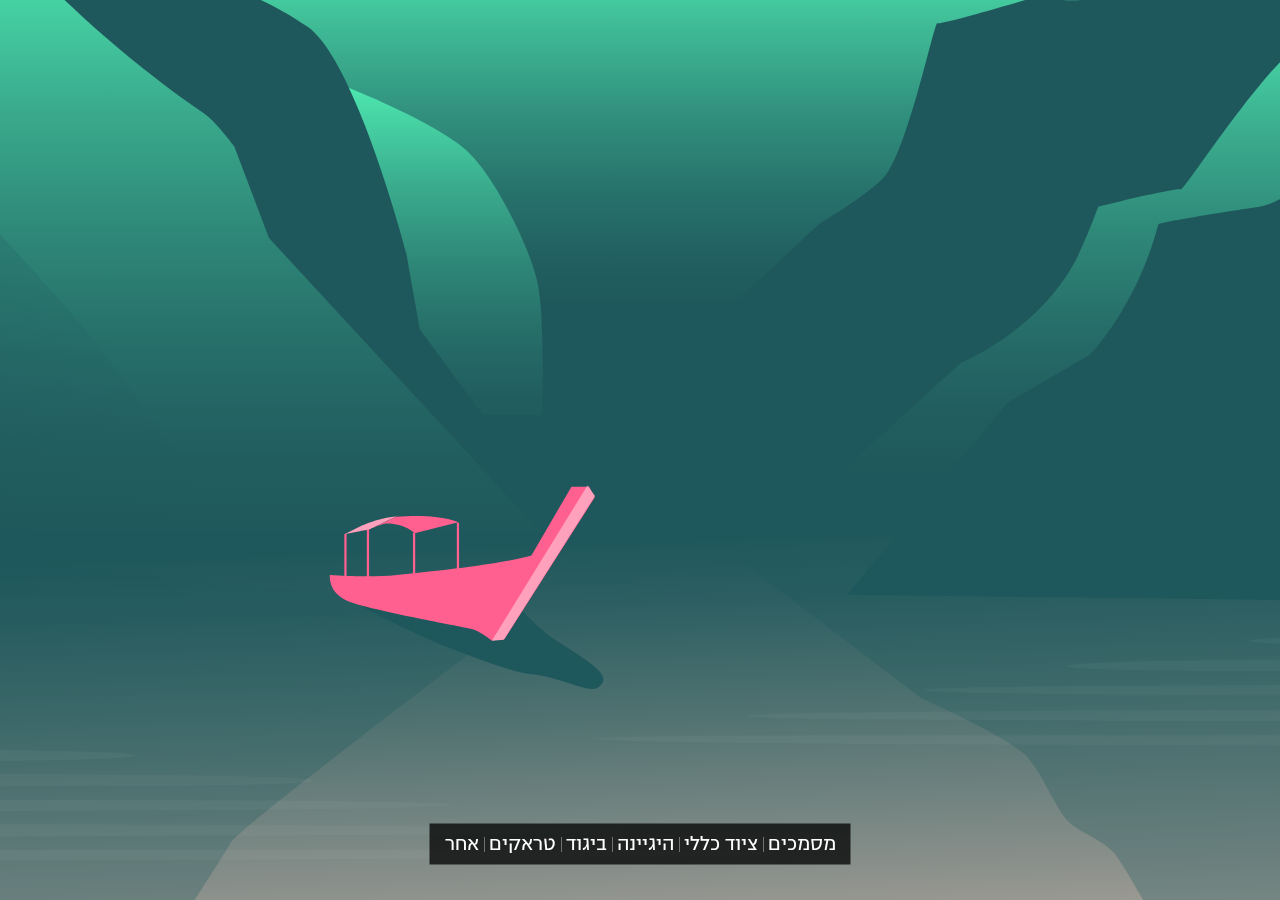
<file: Panorama/dragdealer-master/dragdealer-master/examples/canvas-mask/index.html>
<!DOCTYPE html>
<html>
<head>
  <title>מוצ'ילה</title>

  <!-- FontAwesome -->
  <link href="../../lib/font-awesome/css/font-awesome.min.css" type="text/css" rel="stylesheet">

  <!-- Jquery -->
  <script src="../../lib/jquery-1.10.2.js"></script>

  <!-- Dragdealer JS -->
  <script src="../../src/dragdealer.js"></script>
  <!-- Dragdealer CSS -->
  <link  href="../../src/dragdealer.css" rel="stylesheet" type="text/css">

  <!-- Example script -->
  <script src="script.js"></script>
  <!-- Example style -->
  <link href="style.css" rel="stylesheet" type="text/css">

</head>
<body>

  <div id="canvas-mask" class="dragdealer">
  
  	<p id="floating-menu" class="menu">
	  <a href="#" data-x="1">מסמכים</a> |
	  <a href="#" data-x="0.3">ציוד כללי</a> |
	  <a href="#" data-x="0.49">היגיינה</a> |
	  <a href="#" data-x="0.6">ביגוד</a> | 
	  <a href="#" data-x="0.75">טראקים</a> |
	  <a href="#" data-x="0">אחר</a>
	</p>
	
    <div class="handle">
      <div class="page" id="page_documents" style="height: 100%;width:16.5%;">
        <p class="menu">
          <a href="#" data-x="1" data-y="0">מסמכים</a> |
		  <strong>ציוד כללי</strong> |
          <a href="#" data-x="0" data-y="0">היגיינה</a> |
		  <a href="#" data-x="0" data-y="0">ביגוד</a> | 
		  <a href="#" data-x="0" data-y="0">טראקים</a> |
		  <a href="#" data-x="0" data-y="0">אחר</a>
        </p>
        <p class="body">
		דרכון</br>
		רשיון נהיגה בין לאומי</br>
		רשיון נהיגה ישראלי</br>
		תעודת סטודנט</br>
		כרטיסי טיסה</br>
		פוליסת ביטוח נסיעות</br>
		פנקס חיסונים</br>
		כרטיס אשראי בין-לאומי</br>
		ויזה</br>
		תוויות זיהוי מוצ'ילה</br>
		טוש</br>
		שמרדפים עבור המסמכים</br>
		מספרים חשובים
        </p>
      </div>
	  
	  
      <div class="page" id="page_documents" style="height: 100%;width:14.5%;">
        <p class="menu">
          <strong>מסמכים</strong> |
          <a href="#" data-x="1" data-y="0">ציוד כללי</a> |
          <a href="#" data-x="0" data-y="0">היגיינה</a> |
		  <a href="#" data-x="0" data-y="0">ביגוד</a> | 
		  <a href="#" data-x="0" data-y="0">טראקים</a> |
		  <a href="#" data-x="0" data-y="0">אחר</a>
        </p>
        <p class="body">
			<a href="#">דרכון</a>
			<a href="#">רישיון נהיגה בינלאומי</a>
			<a href="#">תעודת סטודנט</a>
			<a href="#">כרטיסי טיסה</a>
			<a href="#">ביטוח נסיעות</a>
			<a href="#">פנקס חיסונים</a>
			<a href="#">כרטיס אשראי בינלאומי</a>
			<a href="#">ויזה</a>
			<a href="#">תוויות זיהוי למוצ'ילה</a>
			<a href="#">טוש</a>
			<a href="#">שמרדפים עבור המסמכים</a>
			<a href="#">מספרים חשובים</a>
			<a href="#">דרכון</a>
        </p>
      </div>
	  
      <div class="page" id="page_documents" style="height: 100%;width:16.5%;">
        <p class="menu">
          <a href="#" data-x="1" data-y="0">מסמכים</a> |
		  <strong>ציוד כללי</strong> |
          <a href="#" data-x="0" data-y="0">היגיינה</a> |
		  <a href="#" data-x="0" data-y="0">ביגוד</a> | 
		  <a href="#" data-x="0" data-y="0">טראקים</a> |
		  <a href="#" data-x="0" data-y="0">אחר</a>
        </p>
        <p class="body">
			<a href="#">דרכון</a>
			<a href="#">רישיון נהיגה בינלאומי</a>
			<a href="#">תעודת סטודנט</a>
			<a href="#">כרטיסי טיסה</a>
			<a href="#">ביטוח נסיעות</a>
			<a href="#">פנקס חיסונים</a>
			<a href="#">כרטיס אשראי בינלאומי</a>
			<a href="#">ויזה</a>
			<a href="#">תוויות זיהוי למוצ'ילה</a>
			<a href="#">טוש</a>
			<a href="#">שמרדפים עבור המסמכים</a>
			<a href="#">מספרים חשובים</a>
			<a href="#">דרכון</a>
        </p>
      </div>
	  
      <div class="page" id="page_documents" style="height: 100%;width:10.6%;">
        <p class="menu">
          <a href="#" data-x="1" data-y="0">מסמכים</a> |
          <a href="#" data-x="0" data-y="0">ציוד כללי</a> |
		  <strong>היגיינה</strong> |
		  <a href="#" data-x="0" data-y="0">ביגוד</a> | 
		  <a href="#" data-x="0" data-y="0">טראקים</a> |
		  <a href="#" data-x="0" data-y="0">אחר</a>
        </p>
        <p class="body">
			<a href="#">דרכון</a>
			<a href="#">רישיון נהיגה בינלאומי</a>
			<a href="#">תעודת סטודנט</a>
			<a href="#">כרטיסי טיסה</a>
			<a href="#">ביטוח נסיעות</a>
			<a href="#">פנקס חיסונים</a>
			<a href="#">כרטיס אשראי בינלאומי</a>
			<a href="#">ויזה</a>
			<a href="#">תוויות זיהוי למוצ'ילה</a>
			<a href="#">טוש</a>
			<a href="#">שמרדפים עבור המסמכים</a>
			<a href="#">מספרים חשובים</a>
			<a href="#">דרכון</a>
        </p>
      </div>

      <div class="page" id="page_documents" style="height: 100%;width:13.5%;">
        <p class="menu">
          <a href="#" data-x="1" data-y="0">מסמכים</a> |
          <a href="#" data-x="0" data-y="0">ציוד כללי</a> |
		  <a href="#" data-x="0" data-y="0">היגיינה</a> | 
		  <strong>ביגוד</strong> | 
		  <a href="#" data-x="0" data-y="0">טראקים</a> |
		  <a href="#" data-x="0" data-y="0">אחר</a>
        </p>
        <p class="body">
			<strong>ביגוד</strong>
			<a href="#">דרכון</a>
			<a href="#">רישיון נהיגה בינלאומי</a>
			<a href="#">תעודת סטודנט</a>
			<a href="#">כרטיסי טיסה</a>
			<a href="#">ביטוח נסיעות</a>
			<a href="#">פנקס חיסונים</a>
			<a href="#">כרטיס אשראי בינלאומי</a>
			<a href="#">ויזה</a>
			<a href="#">תוויות זיהוי למוצ'ילה</a>
			<a href="#">טוש</a>
			<a href="#">שמרדפים עבור המסמכים</a>
			<a href="#">מספרים חשובים</a>
			<a href="#">דרכון</a>
        </p>
      </div>
	  
      <div class="page" id="page_documents" style="height: 100%;">
        <p class="menu">
          <a href="#" data-x="1" data-y="0">מסמכים</a> |
          <a href="#" data-x="0" data-y="0">ציוד כללי</a> |
		  <a href="#" data-x="0" data-y="0">היגיינה</a> | 
		  <a href="#" data-x="0" data-y="0">ביגוד</a> |
		  <strong>טראקים</strong> | 
		  <a href="#" data-x="0" data-y="0">אחר</a>
        </p>
        <p class="body">
			<a href="#">דרכון</a>
			<a href="#">רישיון נהיגה בינלאומי</a>
			<a href="#">תעודת סטודנט</a>
			<a href="#">כרטיסי טיסה</a>
			<a href="#">ביטוח נסיעות</a>
			<a href="#">פנקס חיסונים</a>
			<a href="#">כרטיס אשראי בינלאומי</a>
			<a href="#">ויזה</a>
			<a href="#">תוויות זיהוי למוצ'ילה</a>
			<a href="#">טוש</a>
			<a href="#">שמרדפים עבור המסמכים</a>
			<a href="#">מספרים חשובים</a>
			<a href="#">דרכון</a>
        </p>
      </div>
	  
      <div class="page" id="page_documents" style="height: 100%;">
        <p class="menu">
          <a href="#" data-x="1" data-y="0">מסמכים</a> |
          <a href="#" data-x="0" data-y="0">ציוד כללי</a> |
		  <a href="#" data-x="0" data-y="0">היגיינה</a> | 
		  <a href="#" data-x="0" data-y="0">ביגוד</a> |
		  <a href="#" data-x="0" data-y="0">טראקים</a> |
		  <strong>אחר</strong> 
		  
        </p>
        <p class="body">
			<a href="#">דרכון</a>
			<a href="#">רישיון נהיגה בינלאומי</a>
			<a href="#">תעודת סטודנט</a>
			<a href="#">כרטיסי טיסה</a>
			<a href="#">ביטוח נסיעות</a>
			<a href="#">פנקס חיסונים</a>
			<a href="#">כרטיס אשראי בינלאומי</a>
			<a href="#">ויזה</a>
			<a href="#">תוויות זיהוי למוצ'ילה</a>
			<a href="#">טוש</a>
			<a href="#">שמרדפים עבור המסמכים</a>
			<a href="#">מספרים חשובים</a>
			<a href="#">דרכון</a>
        </p>
      </div>
	  
    </div>
  </div>

</body>
</html>
</file>
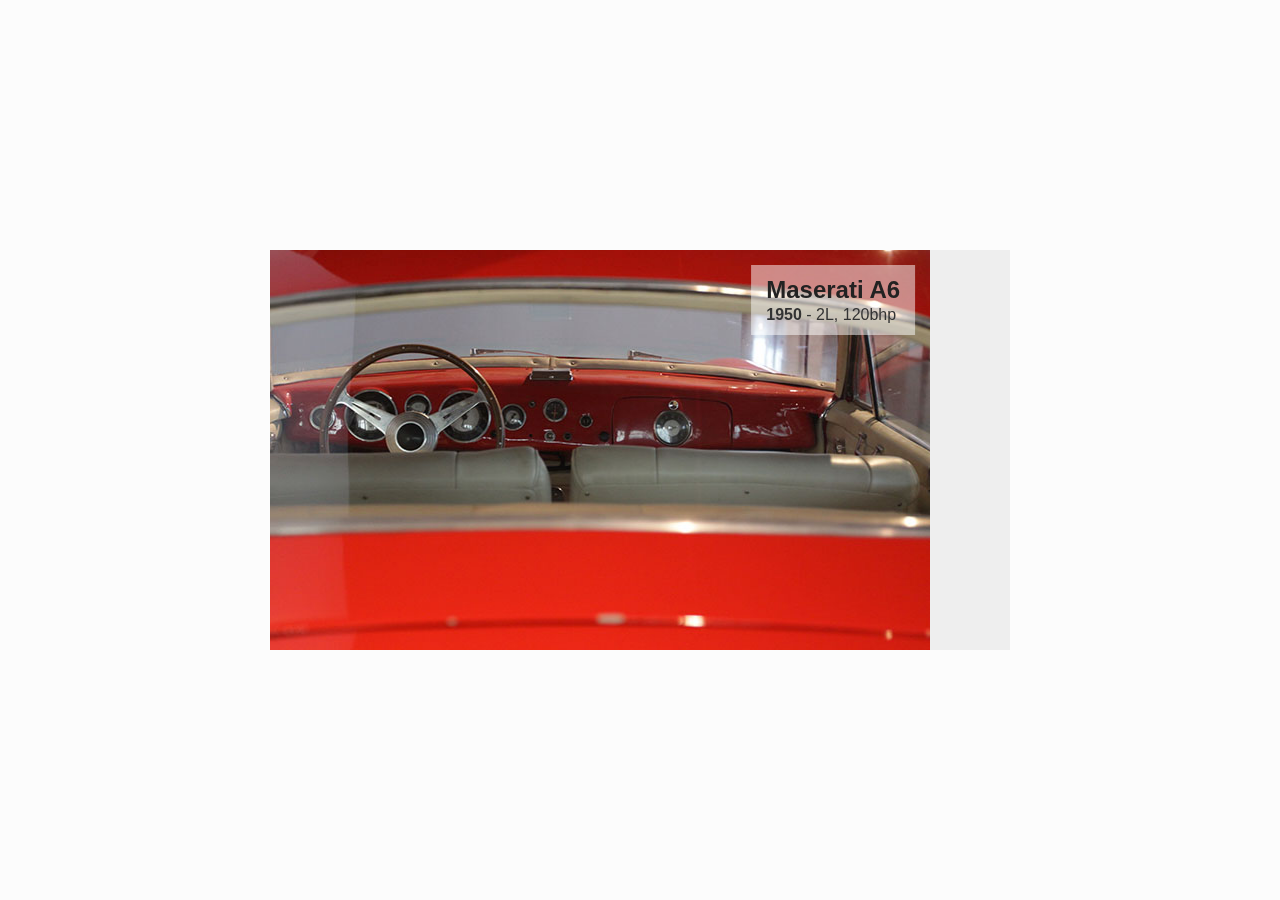
<file: Panorama/dragdealer-master/dragdealer-master/examples/carousel/index.html>
<!DOCTYPE html>
<html>
<head>
  <title>Dragdealer - Simple slider</title>

  <!-- FontAwesome -->
  <link href="../../lib/font-awesome/css/font-awesome.min.css" type="text/css" rel="stylesheet">

  <!-- Jquery -->
  <script src="../../lib/jquery-1.10.2.js"></script>

  <!-- Dragdealer JS -->
  <script src="../../src/dragdealer.js"></script>
  <!-- Dragdealer CSS -->
  <link  href="../../src/dragdealer.css" rel="stylesheet" type="text/css">

  <!-- Example script -->
  <script src="script.js"></script>
  <!-- Example style -->
  <link href="style.css" rel="stylesheet" type="text/css">

</head>
<body>

  <div id="image-carousel" class="dragdealer">
    <div class="handle">
      <div class="slide img1">
        <div class="info">
          <p class="title">Aston Martin DB4</p>
          <p class="description"><strong>1959</strong> - 3.7L, 240hp</p>
        </div>
      </div>
      <div class="slide img2">
        <div class="info">
          <p class="title">Mercedes-Benz 300SL</p>
          <p class="description"><strong>1956</strong> - 2996cc, 212-222hp</p>
        </div>
      </div>
      <div class="slide img3">
        <div class="info">
          <p class="title">Jaguar E-Type</p>
          <p class="description"><strong>1966</strong> - 3.8L, 265bhp</p>
        </div>
      </div>
      <div class="slide img4">
        <div class="info">
          <p class="title">Maserati A6</p>
          <p class="description"><strong>1950</strong> - 2L, 120bhp</p>
        </div>
      </div>
    </div>
  </div>

</body>
</html>
</file>
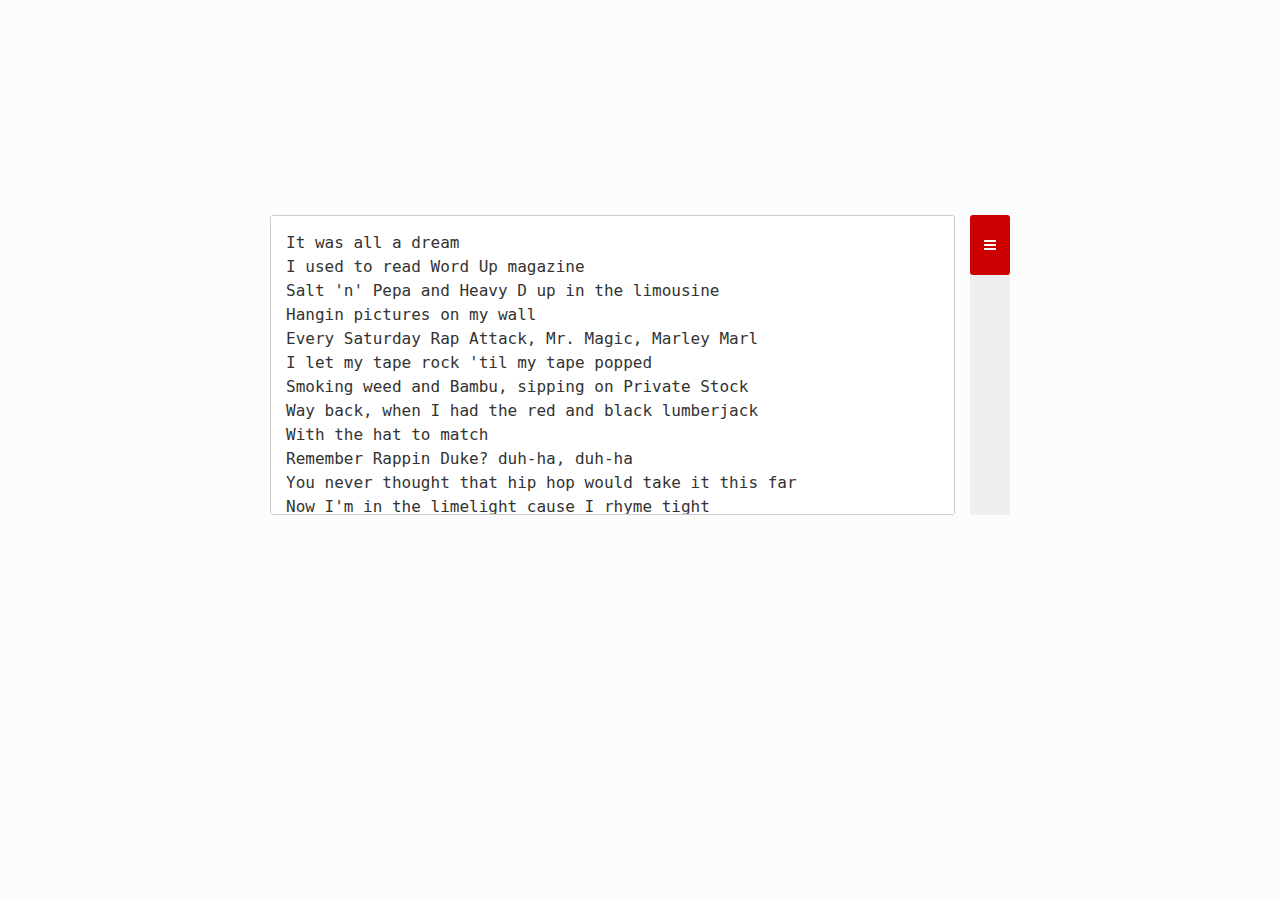
<file: Panorama/dragdealer-master/dragdealer-master/examples/content-scroller/index.html>
<!DOCTYPE html>
<html>
<head>
  <title>Dragdealer - Content scroller</title>

  <!-- FontAwesome -->
  <link href="../../lib/font-awesome/css/font-awesome.min.css" type="text/css" rel="stylesheet">

  <!-- Jquery -->
  <script src="../../lib/jquery-1.10.2.js"></script>

  <!-- Dragdealer JS -->
  <script src="../../src/dragdealer.js"></script>
  <!-- Dragdealer CSS -->
  <link  href="../../src/dragdealer.css" rel="stylesheet" type="text/css">

  <!-- Example script -->
  <script src="script.js"></script>
  <!-- Example style -->
  <link href="style.css" rel="stylesheet" type="text/css">

</head>
<body>

<div class="content-scroller">
  <div id="content-scroller" class="dragdealer">
    <div class="handle red-bar">
      <span class="value"><i class="fa fa-bars"></i></span>
    </div>
  </div>
  <div class="content-mask">
    <div class="content-body">
      <p>It was all a dream <br/>
      I used to read Word Up magazine <br/>
      Salt 'n' Pepa and Heavy D up in the limousine <br/>
      Hangin pictures on my wall <br/>
      Every Saturday Rap Attack, Mr. Magic, Marley Marl <br/>
      I let my tape rock 'til my tape popped <br/>
      Smoking weed and Bambu, sipping on Private Stock <br/>
      Way back, when I had the red and black lumberjack <br/>
      With the hat to match <br/>
      Remember Rappin Duke? duh-ha, duh-ha <br/>
      You never thought that hip hop would take it this far <br/>
      Now I'm in the limelight cause I rhyme tight <br/>
      Time to get paid, blow up like the World Trade <br/>
      Born sinner, the opposite of a winner <br/>
      Remember when I used to eat sardines for dinner <br/>
      Peace to Ron G, Brucey B, Kid Capri <br/>
      Funkmaster Flex, Lovebug Starski (wassup) <br/>
      I'm blowing up like you thought I would <br/>
      Call the crib, same number same hood (that's right) <br/>
      It's all good (it's all good) <br/>
      And if you don't know, now you know, nigga</p>

      <p>I made the change from a common thief <br/>
      To up close and personal with Robin Leach <br/>
      And I'm far from cheap, I smoke skunk with my peeps all day <br/>
      Spread love, it's the Brooklyn way <br/>
      The Moet and Alizé keep me pissy <br/>
      Girls used to diss me <br/>
      Now they write letters cause they miss me <br/>
      I never thought it could happen, this rapping stuff <br/>
      I was too used to packing gats and stuff <br/>
      Now honeys play me close like butter play toast <br/>
      From the Mississippi down to the east coast <br/>
      Condos in Queens, indo for weeks <br/>
      Sold out seats to hear Biggie Smalls speak <br/>
      Living life without fear <br/>
      Putting 5 karats in my baby girl's ears <br/>
      Lunches, brunches, interviews by the pool <br/>
      Considered a fool cause I dropped out of high school <br/>
      Stereotypes of a black male misunderstood <br/>
      And it's still all good <br/>
      Uh...and if you don't know, now you know, nigga</p>

      <p>Super Nintendo, Sega Genesis <br/>
      When I was dead broke, man I couldn't picture this <br/>
      50-inch screen, money green leather sofa <br/>
      Got two rides, a limousine with a chauffeur <br/>
      Phone bill about two G's flat <br/>
      No need to worry, my accountant handles that <br/>
      And my whole crew is lounging <br/>
      Celebrating every day, no more public housing <br/>
      Thinking back on my one-room shack <br/>
      Now my mom pimps a Ac with minks on her back <br/>
      And she loves to show me off, of course <br/>
      Smiles every time my face is up in The Source <br/>
      We used to fuss when the landlord dissed us <br/>
      No heat, wonder why Christmas missed us <br/>
      Birthdays was the worst days <br/>
      Now we sip champagne when we thirst-ay <br/>
      Uh, damn right I like the life I live <br/>
      Cause I went from negative to positive <br/>
      And it's all</p>

      <p>...and if you don't know, now you know, niggaaa</p>
    </div>
  </div>
</div>

</body>
</html>
</file>
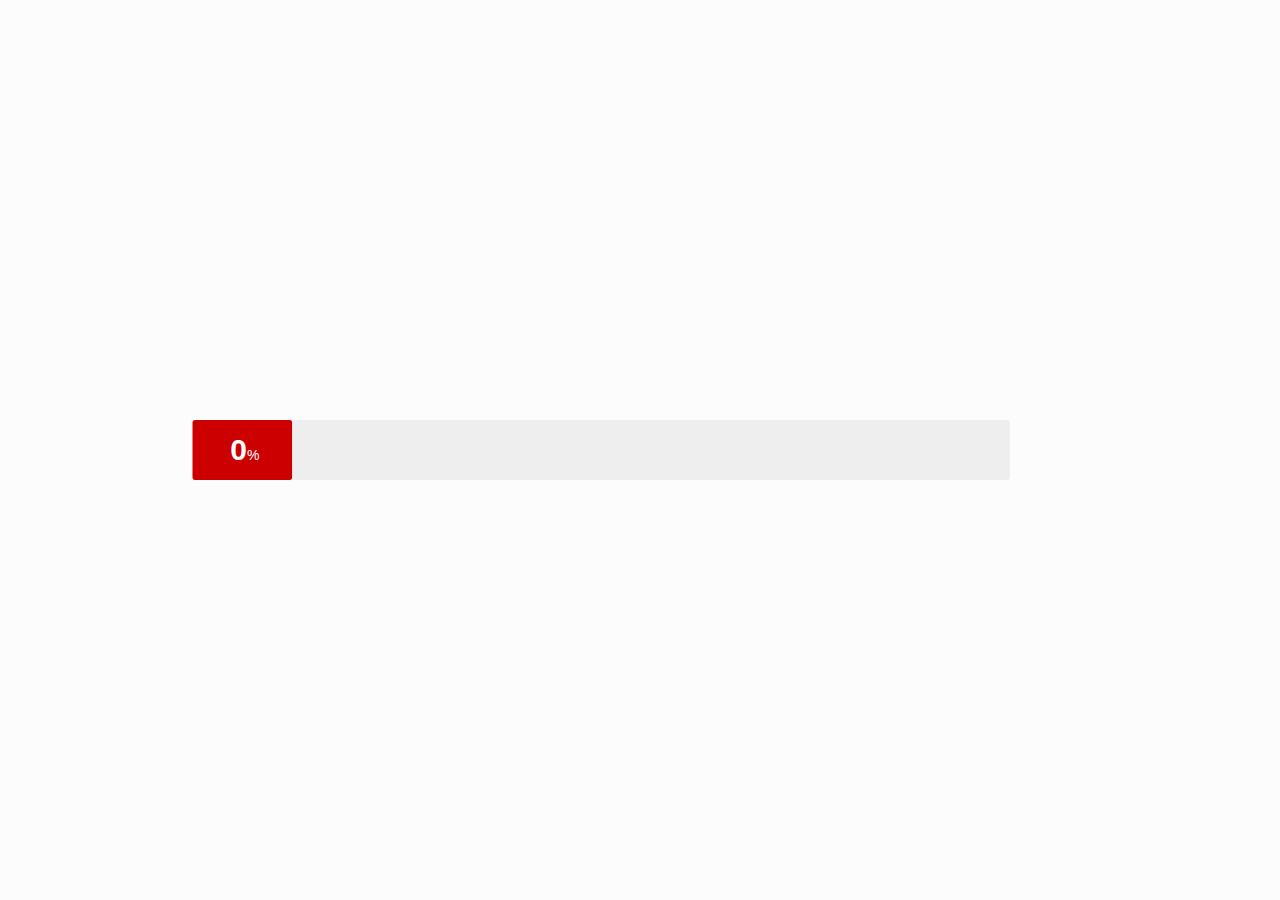
<file: Panorama/dragdealer-master/dragdealer-master/examples/just-a-slider/index.html>
<!DOCTYPE html>
<html>
<head>
  <title>Dragdealer - Just a slider</title>

  <!-- FontAwesome -->
  <link href="../../lib/font-awesome/css/font-awesome.min.css" type="text/css" rel="stylesheet">

  <!-- Jquery -->
  <script src="../../lib/jquery-1.10.2.js"></script>

  <!-- Dragdealer JS -->
  <script src="../../src/dragdealer.js"></script>
  <!-- Dragdealer CSS -->
  <link  href="../../src/dragdealer.css" rel="stylesheet" type="text/css">

  <!-- Example script -->
  <script src="script.js"></script>
  <!-- Example style -->
  <link href="style.css" rel="stylesheet" type="text/css">

</head>
<body>

  <div id="just-a-slider" class="dragdealer">
    <div class="handle red-bar">
      <span class="value"></span>%
    </div>
  </div>

</body>
</html>
</file>
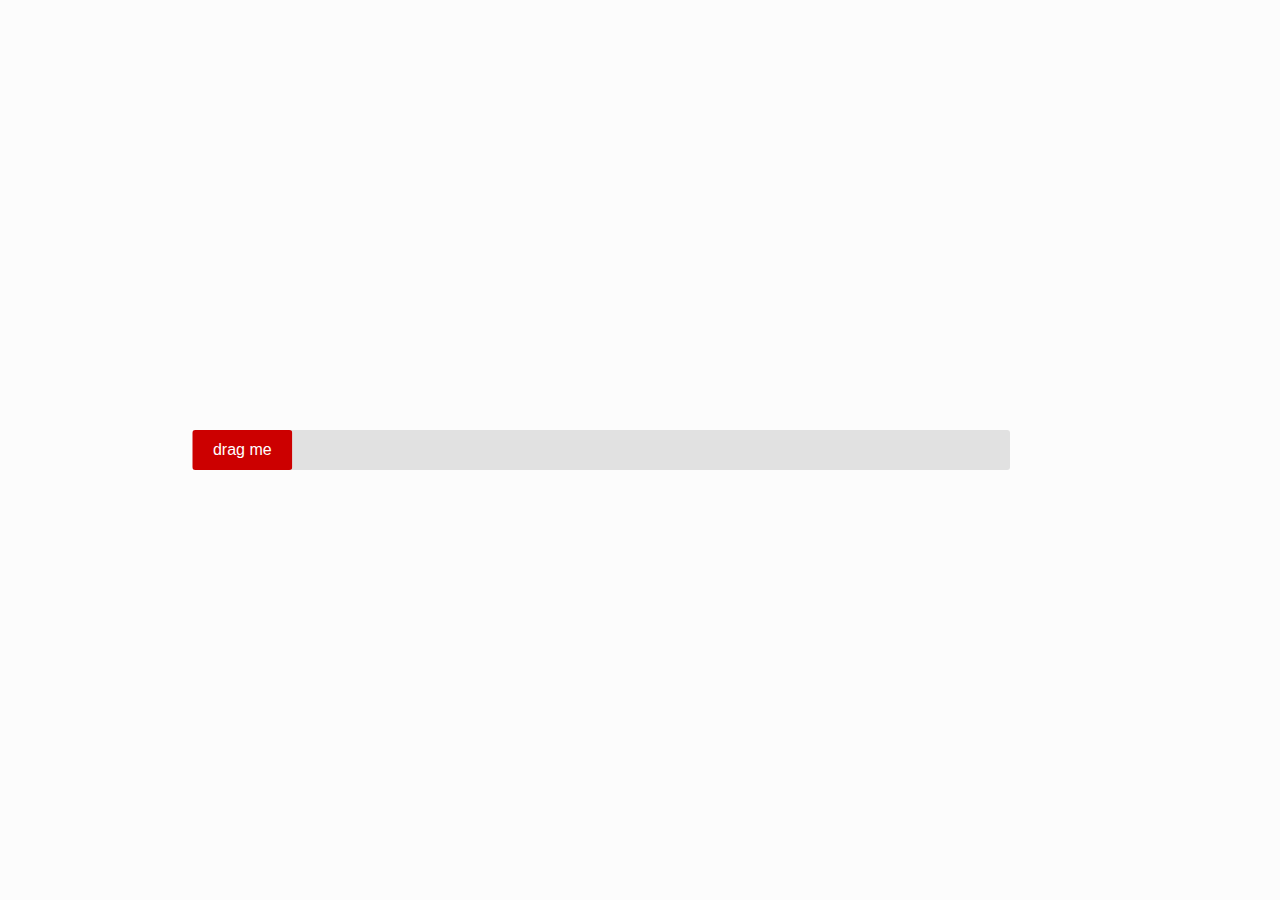
<file: Panorama/dragdealer-master/dragdealer-master/examples/simple-slider/index.html>
<!DOCTYPE html>
<html>
<head>
  <title>Dragdealer - Simple slider</title>

  <!-- FontAwesome -->
  <link href="../../lib/font-awesome/css/font-awesome.min.css" type="text/css" rel="stylesheet">

  <!-- Jquery -->
  <script src="../../lib/jquery-1.10.2.js"></script>

  <!-- Dragdealer JS -->
  <script src="../../src/dragdealer.js"></script>
  <!-- Dragdealer CSS -->
  <link  href="../../src/dragdealer.css" rel="stylesheet" type="text/css">

  <!-- Example script -->
  <script src="script.js"></script>
  <!-- Example style -->
  <link href="style.css" rel="stylesheet" type="text/css">

</head>
<body>

  <div id="simple-slider" class="dragdealer">
    <div class="handle red-bar">drag me</div>
  </div>

</body>
</html>
</file>
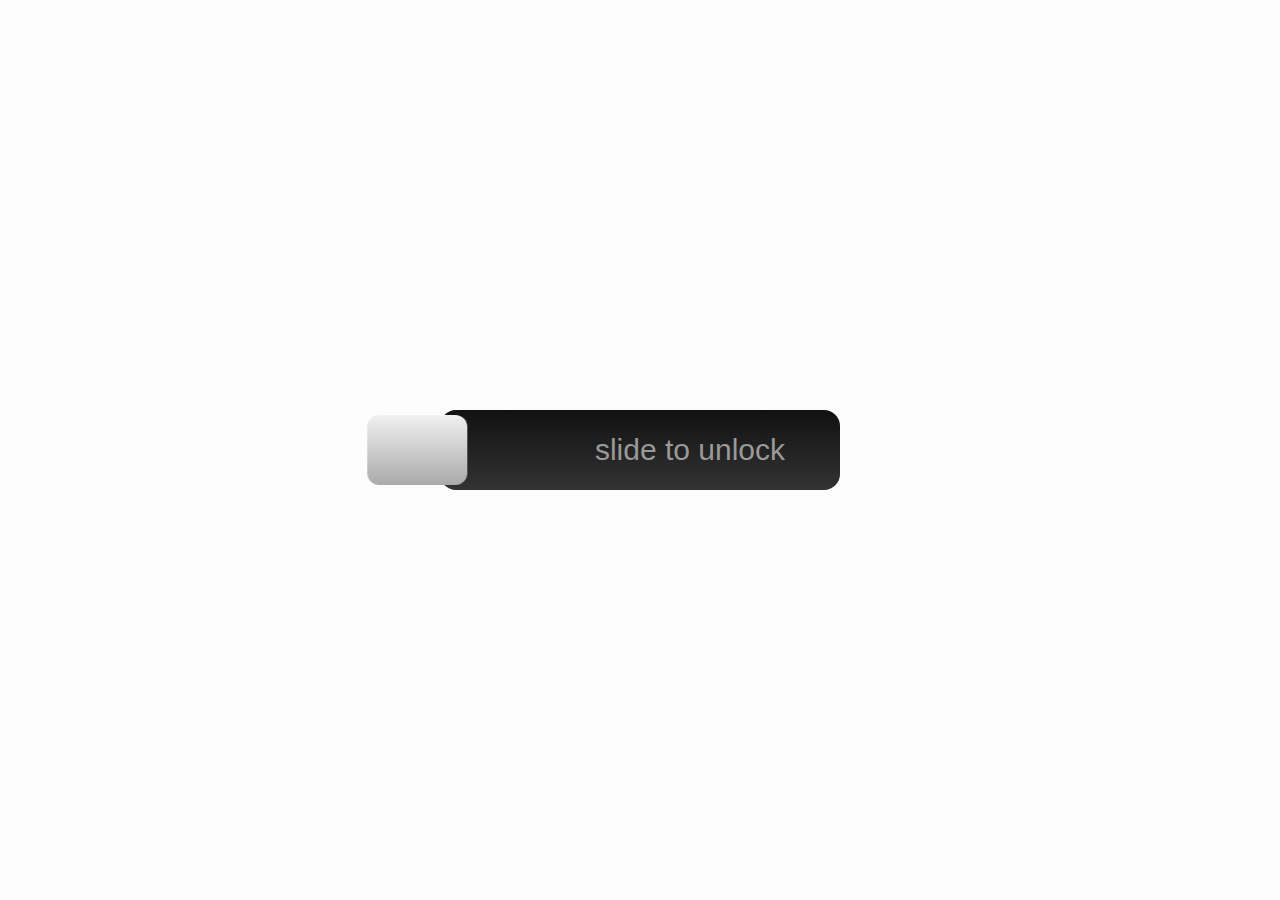
<file: Panorama/dragdealer-master/dragdealer-master/examples/slide-to-unlock-old/index.html>
<!DOCTYPE html>
<html>
<head>
  <title>Dragdealer - Content scroller</title>

  <!-- FontAwesome -->
  <link href="../../lib/font-awesome/css/font-awesome.min.css" type="text/css" rel="stylesheet">

  <!-- Jquery -->
  <script src="../../lib/jquery-1.10.2.js"></script>

  <!-- Dragdealer JS -->
  <script src="../../src/dragdealer.js"></script>
  <!-- Dragdealer CSS -->
  <link  href="../../src/dragdealer.css" rel="stylesheet" type="text/css">

  <!-- Example script -->
  <script src="script.js"></script>
  <!-- Example style -->
  <link href="style.css" rel="stylesheet" type="text/css">

</head>
<body>

  <div class="slide-to-unlock old-slider">
    <div id="slide-to-unlock-old" class="dragdealer">
      <div class="slide-text">slide to unlock</div>
      <div class="handle"></div>
    </div>
  </div>

</body>
</html>
</file>
<file: styles.css>
body {
  background: #111;
  color: #555;
  font-family: monospace;
  font-size: 18px;
  margin: 0; }

img {
  display: block;
  width: 100%; }

input[type=checkbox] {
  display: none; }

label {
  cursor: pointer;
  display: inline-block;
  margin-right: 1em;
  padding: 0.4em 0; }

button {
  background: #555;
  border: 10px solid #00ffaa;
  cursor: pointer;
  display: block;
  font-family: monospace;
  font-size: 24px;
  height: 80px;
  left: 10%;
  line-height: 60px;
  margin: 0;
  outline: none;
  padding: 0 1.2em;
  position: absolute;
  text-align: right;
  top: 260px;
  width: 80%; }
  button:hover {
    background: #00ffaa; }

input[type=checkbox] + label:before {
  background: #555;
  content: '';
  display: inline-block;
  height: 16px;
  margin-right: 8px;
  position: relative;
  top: 1px;
  width: 16px; }

input[type=checkbox]:checked + label:before {
  background: #00ffaa; }

.container {
  margin: 0 auto;
  padding: 10px;
  position: relative;
  width: 100%  }
  

.container--offset {
  margin-left: 0; }

.scene {
  margin: 0;
  padding: 0; }

.fill {
  bottom: 5%;
  left: 5%;
  position: absolute;
  right: 5%;
  top: 5%; }

.expand-width {
  width: 100%; }

.border {
  border: 2px dashed #00ffaa; }

.aspect {
  opacity: 0.2; }
</file>
<file: effects/demo.css>
body {
  background: #369;
  padding:0;
  margin:0;
  text-align:center;
  color: #FFF;
  font-family: Arial;
}

#heading {
  padding: 20px 20px 40px;
  background: #024;
}

h1 {
  font-size:38px;
  font-weight: 700;
}

h2 {
  font-size:24px;
  font-weight: normal;
}

#icon {
  display: block;
  box-sizing: border-box;
  background: #FFF;
  margin:auto;
}

#options {
  margin-top:50px;
  margin-bottom: 75px;
  text-align:center;
}

.option {
  width:400px;
  display: block;
  margin: auto;
  overflow: hidden;
  text-align: left;
}
label {
  text-align: right;
  display: inline-block;
  font-size:20px;
  width:100px;
}
select {
  font-family: Arial;
  font-size:20px;
  font-weight: normal;
  padding:10px;
  color: #333;
  display: inline-block;
  margin:10px;
}

#selIcon {
	position:fixed;
	bottom: 10px;
}
</file>
<file: SlideVersion/src/dragdealer.css>
/**
 * Dragdealer.js 0.9.8
 * http://github.com/skidding/dragdealer
 *
 * (c) 2010+ Ovidiu Cherecheș
 * http://skidding.mit-license.org
 */

.dragdealer {
  position: relative;
  height: 30px;
  background: #EEE;
}
.dragdealer .handle {
  position: absolute;
  top: 0;
  left: 0;
  cursor: pointer;
}
.dragdealer .red-bar {
  width: 100px;
  height: 30px;
  background: #CC0000;
  color: #FFF;
  font-size: 14px;
  line-height: 30px;
  text-align: center;
}
.dragdealer .disabled {
  background: #898989;
}
</file>
<file: SlideVersion/style.css>
body {
  margin: 0;
  padding: 0;
  background: #fcfcfc;
  color: #333;
  font-family: "Helvetica Neue", Helvetica, Arial, sans-serif;
  font-size: 16px;
  line-height: 20px;
  /* Fix for preserving font sizes on iPhones (at least) */
   -webkit-text-size-adjust: 100%;
}



#canvas-mask {
  position: absolute;
  left: 50%;
  top: 50%;
  -webkit-transform: translate(-50%, -50%);
  transform: translate(-50%, -50%);
  height: 100vh;
  width: 100vw;
  border-radius: 0;
  overflow: hidden;
}

#canvas-mask .handle {
  width: 1985vh;
  height: 100vh;

  border-radius: 0;
  background: url('images/pano.svg') no-repeat center center;
}

#canvas-mask .handle .page {
  float: left;
  position: relative;
  width: 10%;
  height: 50%;
}

#canvas-mask .handle .page .menu {
  display: none;
  position: absolute;
  top: 15px;
  left: 15px;
  margin: 0;
  padding: 10px 15px;
  background: #000;
  background: rgba(0, 0, 0, 0.75);
  color: #666;
  cursor: default;
  color: #999;
  text-decoration: none;
  font-family: NarkisBlock;
  font-size:1.2em;
}

#floating-menu {
  display: none;
  position: fixed;
  z-index: 1;
  bottom: 15px;
  -webkit-transform: translate(-50%, -50%);
  transform: translate(-50%, -50%);
  left: 50%;
  margin: 0;
  padding: 10px 15px;
  background: #000;
  background: rgba(0, 0, 0, 0.75);
  color: #666;
  cursor: default;
  color: #999;
  text-decoration: none;
  font-family: NarkisBlock;
  font-size:1.2em;
}

#floating-menu .chosen {
	color:blue;
}

#canvas-mask .handle .page .menu a, #floating-menu a {
  color: #fff;
  text-decoration: none;
  font-family: NarkisBlock;
  font-size:1.1em;
}

#canvas-mask .handle .page .menu a:hover, #floating-menu a:hover {
  text-decoration: underline;
}

#canvas-mask .handle .page .body {

  top: 50%;
  -webkit-transform: translate(-50%, -50%);
  transform: translate(-50%, -50%);
  position: absolute;
  text-align: center;
  left: 225px;
  margin: 0;
  padding: 10px 15px;
  background: #fff;
  background: rgba(255, 255, 255, 0);
  color: #000;
  color: rgba(0, 0, 0, 0.75);
  line-height: 40px;
  font-family: NarkisBlock;
}

#canvas-mask .handle .page .body strong{
	font-size: 1.5em;
	color: white;
	font-family: NarkisBlockBold;
}

@font-face {
    font-family: NarkisBlock;
    src: url(fonts/NarkisBlock-Regular.otf);
}

@font-face {
    font-family: NarkisBlockBold;
    src: url(fonts/NarkisBlock-Bold.otf);
}


#canvas-mask .handle .page .body a{
	font-family: NarkisBlock;
	display: block;
	color:rgba(255,255,255,0.2);
	margin-bottom:5px;
	font-size: 1.3em;
	text-decoration: none;
	text-shadow: 2px 2px 4px rgba(0,0,0,0.6);
}

#canvas-mask .handle .page .body .chosen{
	color:white;
}

#canvas-mask .handle .page .body a:hover{
	text-decoration: underline;
}

#category-none {
	width:16.5%;
	
}


#category-documents {
	width:14.5%;
}

#category-general {
	width:16.5%;
}

#category-hygene {
	width:10.6%;
}

#category-clothes {
	width:13.5%;
}

#category-trekking {
	
}

#category-other {
	
}
</file>
<file: Panorama/dragdealer-master/dragdealer-master/lib/jasmine.css>
body { background-color: #eeeeee; padding: 0; margin: 5px; overflow-y: scroll; }

#HTMLReporter { font-size: 11px; font-family: Monaco, "Lucida Console", monospace; line-height: 14px; color: #333333; }
#HTMLReporter a { text-decoration: none; }
#HTMLReporter a:hover { text-decoration: underline; }
#HTMLReporter p, #HTMLReporter h1, #HTMLReporter h2, #HTMLReporter h3, #HTMLReporter h4, #HTMLReporter h5, #HTMLReporter h6 { margin: 0; line-height: 14px; }
#HTMLReporter .banner, #HTMLReporter .symbolSummary, #HTMLReporter .summary, #HTMLReporter .resultMessage, #HTMLReporter .specDetail .description, #HTMLReporter .alert .bar, #HTMLReporter .stackTrace { padding-left: 9px; padding-right: 9px; }
#HTMLReporter #jasmine_content { position: fixed; right: 100%; }
#HTMLReporter .version { color: #aaaaaa; }
#HTMLReporter .banner { margin-top: 14px; }
#HTMLReporter .duration { color: #aaaaaa; float: right; }
#HTMLReporter .symbolSummary { overflow: hidden; *zoom: 1; margin: 14px 0; }
#HTMLReporter .symbolSummary li { display: block; float: left; height: 7px; width: 14px; margin-bottom: 7px; font-size: 16px; }
#HTMLReporter .symbolSummary li.passed { font-size: 14px; }
#HTMLReporter .symbolSummary li.passed:before { color: #5e7d00; content: "\02022"; }
#HTMLReporter .symbolSummary li.failed { line-height: 9px; }
#HTMLReporter .symbolSummary li.failed:before { color: #b03911; content: "x"; font-weight: bold; margin-left: -1px; }
#HTMLReporter .symbolSummary li.skipped { font-size: 14px; }
#HTMLReporter .symbolSummary li.skipped:before { color: #bababa; content: "\02022"; }
#HTMLReporter .symbolSummary li.pending { line-height: 11px; }
#HTMLReporter .symbolSummary li.pending:before { color: #aaaaaa; content: "-"; }
#HTMLReporter .exceptions { color: #fff; float: right; margin-top: 5px; margin-right: 5px; }
#HTMLReporter .bar { line-height: 28px; font-size: 14px; display: block; color: #eee; }
#HTMLReporter .runningAlert { background-color: #666666; }
#HTMLReporter .skippedAlert { background-color: #aaaaaa; }
#HTMLReporter .skippedAlert:first-child { background-color: #333333; }
#HTMLReporter .skippedAlert:hover { text-decoration: none; color: white; text-decoration: underline; }
#HTMLReporter .passingAlert { background-color: #a6b779; }
#HTMLReporter .passingAlert:first-child { background-color: #5e7d00; }
#HTMLReporter .failingAlert { background-color: #cf867e; }
#HTMLReporter .failingAlert:first-child { background-color: #b03911; }
#HTMLReporter .results { margin-top: 14px; }
#HTMLReporter #details { display: none; }
#HTMLReporter .resultsMenu, #HTMLReporter .resultsMenu a { background-color: #fff; color: #333333; }
#HTMLReporter.showDetails .summaryMenuItem { font-weight: normal; text-decoration: inherit; }
#HTMLReporter.showDetails .summaryMenuItem:hover { text-decoration: underline; }
#HTMLReporter.showDetails .detailsMenuItem { font-weight: bold; text-decoration: underline; }
#HTMLReporter.showDetails .summary { display: none; }
#HTMLReporter.showDetails #details { display: block; }
#HTMLReporter .summaryMenuItem { font-weight: bold; text-decoration: underline; }
#HTMLReporter .summary { margin-top: 14px; }
#HTMLReporter .summary .suite .suite, #HTMLReporter .summary .specSummary { margin-left: 14px; }
#HTMLReporter .summary .specSummary.passed a { color: #5e7d00; }
#HTMLReporter .summary .specSummary.failed a { color: #b03911; }
#HTMLReporter .description + .suite { margin-top: 0; }
#HTMLReporter .suite { margin-top: 14px; }
#HTMLReporter .suite a { color: #333333; }
#HTMLReporter #details .specDetail { margin-bottom: 28px; }
#HTMLReporter #details .specDetail .description { display: block; color: white; background-color: #b03911; }
#HTMLReporter .resultMessage { padding-top: 14px; color: #333333; }
#HTMLReporter .resultMessage span.result { display: block; }
#HTMLReporter .stackTrace { margin: 5px 0 0 0; max-height: 224px; overflow: auto; line-height: 18px; color: #666666; border: 1px solid #ddd; background: white; white-space: pre; }

#TrivialReporter { padding: 8px 13px; position: absolute; top: 0; bottom: 0; left: 0; right: 0; overflow-y: scroll; background-color: white; font-family: "Helvetica Neue Light", "Lucida Grande", "Calibri", "Arial", sans-serif; /*.resultMessage {*/ /*white-space: pre;*/ /*}*/ }
#TrivialReporter a:visited, #TrivialReporter a { color: #303; }
#TrivialReporter a:hover, #TrivialReporter a:active { color: blue; }
#TrivialReporter .run_spec { float: right; padding-right: 5px; font-size: .8em; text-decoration: none; }
#TrivialReporter .banner { color: #303; background-color: #fef; padding: 5px; }
#TrivialReporter .logo { float: left; font-size: 1.1em; padding-left: 5px; }
#TrivialReporter .logo .version { font-size: .6em; padding-left: 1em; }
#TrivialReporter .runner.running { background-color: yellow; }
#TrivialReporter .options { text-align: right; font-size: .8em; }
#TrivialReporter .suite { border: 1px outset gray; margin: 5px 0; padding-left: 1em; }
#TrivialReporter .suite .suite { margin: 5px; }
#TrivialReporter .suite.passed { background-color: #dfd; }
#TrivialReporter .suite.failed { background-color: #fdd; }
#TrivialReporter .spec { margin: 5px; padding-left: 1em; clear: both; }
#TrivialReporter .spec.failed, #TrivialReporter .spec.passed, #TrivialReporter .spec.skipped { padding-bottom: 5px; border: 1px solid gray; }
#TrivialReporter .spec.failed { background-color: #fbb; border-color: red; }
#TrivialReporter .spec.passed { background-color: #bfb; border-color: green; }
#TrivialReporter .spec.skipped { background-color: #bbb; }
#TrivialReporter .messages { border-left: 1px dashed gray; padding-left: 1em; padding-right: 1em; }
#TrivialReporter .passed { background-color: #cfc; display: none; }
#TrivialReporter .failed { background-color: #fbb; }
#TrivialReporter .skipped { color: #777; background-color: #eee; display: none; }
#TrivialReporter .resultMessage span.result { display: block; line-height: 2em; color: black; }
#TrivialReporter .resultMessage .mismatch { color: black; }
#TrivialReporter .stackTrace { white-space: pre; font-size: .8em; margin-left: 10px; max-height: 5em; overflow: auto; border: 1px inset red; padding: 1em; background: #eef; }
#TrivialReporter .finished-at { padding-left: 1em; font-size: .6em; }
#TrivialReporter.show-passed .passed, #TrivialReporter.show-skipped .skipped { display: block; }
#TrivialReporter #jasmine_content { position: fixed; right: 100%; }
#TrivialReporter .runner { border: 1px solid gray; display: block; margin: 5px 0; padding: 2px 0 2px 10px; }
</file>
<file: Panorama/dragdealer-master/dragdealer-master/src/dragdealer.css>
/**
 * Dragdealer.js 0.9.8
 * http://github.com/skidding/dragdealer
 *
 * (c) 2010+ Ovidiu Cherecheș
 * http://skidding.mit-license.org
 */

.dragdealer {
  position: relative;
  height: 30px;
  background: #EEE;
}
.dragdealer .handle {
  position: absolute;
  top: 0;
  left: 0;
  cursor: pointer;
}
.dragdealer .red-bar {
  width: 100px;
  height: 30px;
  background: #CC0000;
  color: #FFF;
  font-size: 14px;
  line-height: 30px;
  text-align: center;
}
.dragdealer .disabled {
  background: #898989;
}
</file>
<file: Panorama/dragdealer-master/dragdealer-master/demo/style/index.css>
body {
  margin: 0;
  padding: 0;
  background: #fcfcfc;
  color: #222;
  font-family: "Helvetica Neue", Helvetica, Arial, sans-serif;
  font-size: 16px;
  line-height: 20px;
  /* Fix for preserving font sizes on iPhones (at least) */
   -webkit-text-size-adjust: 100%;
}

a {
  color: #cc0000;
  text-decoration: none;
}
a:hover {
  text-decoration: underline;
}

p {
  margin: 15px 0;
}

.secondary {
  color: #999;
}
  .secondary a {
    color: #666;
  }

h1 {
  margin: 0;
  font-size: 40px;
  font-weight: bold;
  line-height: 80px;
}
h2 {
  margin: 20px 0;
  color: #333;
  font-size: 24px;
  font-weight: normal;
  line-height: 30px;
}
h3 {
  margin: 30px 0 10px 0;
  font-size: 22px;
  line-height: 26px;
}
h4 {
  margin: 30px 0 10px 0;
  color: #666;
  font-size: 20px;
  font-weight: normal;
  line-height: 24px;
}

.code {
  margin: 15px 0;
  padding: 15px;
  border-left: 15px solid #e1e1e1;
  background: #f1f1f1;
  font-family: Monaco, "Lucida Console", monospace;
  font-size: 14px;
  line-height: 20px;
  overflow: auto;
}
  .code strong {
    font-weight: normal;
    color: #0000aa;
  }

.important {
  padding: 15px;
  border-radius: 8px;
  background: #ffff88;
}
  .important :first-child {
    margin-top: 0;
  }
  .important :last-child {
    margin-bottom: 0;
  }

.project-buttons {
  height: 40px;
  margin: 30px 0;
  padding: 0;
  list-style: none;
}
  .project-buttons li {
    float: left;
    margin: 0 30px 0 0;
    height: 40px;
    line-height: 40px;
  }
    .project-buttons li i {
      float: left;
      padding: 0 10px 0 0;
      font-size: 40px;
    }
    .project-buttons .internal-link {
      color: #333;
    }

.property-list {
  margin: 15px 0;
  padding: 0 0 0 40px;
}
  .property-list li {
    margin: 15px 0;
  }
    .property-list .type {
      color: #666;
      font-style: italic;
    }
    .property-list .default {
      color: #666;
    }
    .property-list .description:before {
      content: '– ';
    }

.disclaimer {
  margin-top: 30px;
}

.inner-wrapper {
  width: 740px; /* 800 */
  margin: 30px;
}

#main-slider {
  border-radius: 0;
  height: 80px;
  background: #e1e1e1;
}
  #main-slider .specs-tab {
    position: absolute;
    top: 0;
    right: 0;
    cursor: pointer;
  }
    #main-slider .specs-tab .specs-bullets {
      position: absolute;
      top: 0;
      right: 0;
      height: 80px;
      margin: 0;
      padding: 0;
      list-style: none;
    }
      #main-slider .specs-tab .specs-bullets li {
        position: absolute;
        width: 20px;
        height: 20px;
      }
      #main-slider .specs-tab .specs-bullets .passed {
        background: #00bb00;
      }
      #main-slider .specs-tab .specs-bullets .failed {
        background: #cc0000;
      }
    #main-slider .specs-tab .specs-summary {
      margin: 0;
      padding: 0 30px;
      font-size: 40px;
      font-weight: bold;
      line-height: 80px;
      white-space: nowrap;
    }
      #main-slider .specs-tab .specs-summary i {
        margin: 0 0 0 10px;
      }
  #main-slider .handle {
    border-radius: 0;
    width: auto;
    height: 80px;
    padding: 0 30px;
    color: #ffbbbb;
    cursor: ew-resize;
  }
    #main-slider .handle strong {
      color: #fff;
    }

#content {
  width: 100%;
  overflow: hidden;
}
.content-slides {
  width: 200%;
}
  .content-slides .slide {
    width: 50%;
  }
  .content-slides .demo {
    float: left;
  }
  .content-slides .specs {
    float: right;
  }
</file>
<file: Panorama/dragdealer-master/dragdealer-master/demo/style/jasmine-reporter.css>
#HTMLReporter {
  position: relative;
  margin: 0;
  padding: 30px;
  background: #111;
  font-family: Monaco, "Lucida Console", monospace;
  font-size: 14px;
  line-height: 20px;
}
#HTMLReporter .alert {
  height: 30px;
  margin: 0 0 20px 0;
  padding: 0;
  color: #666;
  font-size: 20px;
  line-height: 30px;
}
#HTMLReporter .banner {
  position: absolute;
  top: 30px;
  right: 30px;
  float: none;
  margin: 0;
  padding: 0;
  font-size: 20px;
  line-height: 30px;
}
#HTMLReporter .banner .title,
#HTMLReporter .banner .version {
  color: #333;
}
#HTMLReporter .banner .duration {
  float: none;
  color: #666;
}
#HTMLReporter .results {
  margin: 0;
  padding: 0;
}
#HTMLReporter .results .summary {
  margin: 0;
  padding: 0;
}
#HTMLReporter .results .suite {
  margin: 10px 0;
}
#HTMLReporter .results .suite:last-child {
  margin-bottom: 0;
}
#HTMLReporter .suite a {
  color: #aaa;
}
#HTMLReporter .summary .specSummary {
  margin: 0 0 0 15px;
}
#HTMLReporter .summary .specSummary.passed a {
  color: #00bb00;
}
#HTMLReporter .summary .specSummary.failed a {
  color: #cc0000;
}
#HTMLReporter #details .specDetail {
  margin: 10px 0;
}
#HTMLReporter #details .specDetail:last-child {
  margin-bottom: 0;
}
#HTMLReporter #details .specDetail .description {
  padding: 0;
  background: none;
  color: #cc0000;
}
#HTMLReporter .resultMessage {
  margin: 10px 15px;
  padding: 0;
  color: #aaa;
}
#HTMLReporter .stackTrace {
  margin: 10px 30px;
  padding: 0;
  border: 0;
  border-radius: 10px;
  background: none;
  color: #666;
  font-size: 12px;
  line-height: 18px;
}
#HTMLReporter .stackTrace:last-child {
  margin-bottom: 0;
}
</file>
<file: Panorama/dragdealer-master/dragdealer-master/demo/style/demos.css>
.demo .dragdealer {
  background: #e1e1e1;
  height: 40px;
  border-radius: 3px;
}
  .demo .dragdealer .red-bar {
    height: 40px;
    font-size: 16px;
    line-height: 40px;
    border-radius: 3px;
  }

/* Just a slider */

#just-a-slider {
  height: 60px;
}
  #just-a-slider .handle {
    height: 60px;
    line-height: 60px;
  }
    #just-a-slider .value {
      padding: 0 0 0 5px;
      font-size: 30px;
      font-weight: bold;
    }

/* Content slider */

.content-scroller .dragdealer {
  float: right;
  width: 40px;
  height: 300px;
}
  .content-scroller .dragdealer .handle {
    width: 40px;
    height: 60px;
    text-align: center;
  }
    .content-scroller .dragdealer .handle i {
      line-height: 60px;
    }
.content-scroller .content-mask {
  height: 298px;
  margin: 0 55px 0 0;
  border: 1px solid #ccc;
  border-radius: 3px;
  overflow: hidden;
}
.content-scroller .content-body {
  /* Incorporate the margins of the paragraphs inside */
  overflow: hidden;
  background: #fff;
}
  .content-scroller .content-body p {
    margin: 15px;
    color: #333;
    font-family: monospace;
    line-height: 24px;
  }

/* Slide to unlock */

.slide-to-unlock {
  position: relative;
  width: 400px;
  height: 80px;
}
  .slide-to-unlock .dragdealer {
    position: absolute;
    top: 0;
    bottom: 0;
    left: 0;
    right: 0;
    border-radius: 0;
    background: none;
    height: auto;
  }
    .slide-to-unlock .handle {
      height: 100%;
      border-radius: 0;
    }
    .slide-to-unlock .disabled {
      background: none;
    }
    .slide-to-unlock .slide-text {
      position: absolute;
      top: 0;
      height: 80px;
      font-size: 30px;
      line-height: 80px;
      text-align: center;
    }

/* Old slide to unlock */

.old-slider {
  border-radius: 16px;
  background: #222;
  background-image: -webkit-linear-gradient(top, #111 0%, #333 100%);
  background-image: -moz-linear-gradient(top, #111 0%, #333 100%);
  background-image: -o-linear-gradient(top, #111 0%, #333 100%);
  background-image: linear-gradient(to bottom, #111 0%, #333 100%);
}
  .old-slider .dragdealer {
    top: 5px;
    bottom: 5px;
    left: 5px;
    right: 5px;
  }
    .old-slider .slide-text {
      right: 0;
      width: 290px;
      height: 70px;
      color: #999;
      line-height: 70px;
      cursor: default;
    }
    .old-slider .handle {
      width: 100px;
      border-radius: 12px;
      background: #ccc;
      background-image: -webkit-linear-gradient(top, #f1f1f1 0%, #aaa 100%);
      background-image: -moz-linear-gradient(top, #f1f1f1 0%, #aaa 100%);
      background-image: -o-linear-gradient(top, #f1f1f1 0%, #aaa 100%);
      background-image: linear-gradient(to bottom, #f1f1f1 0%, #aaa 100%);
    }

/* Slide to unlock new */

.new-slider {
  background: #333344;
}
  .new-slider .dragdealer {
    overflow: hidden;
  }
    .new-slider .handle {
      width: 200%;
    }
      .new-slider .slide-text {
        left: 50%;
        width: 50%;
        color: #9999aa;
      }

/* Image carousel */

#image-carousel {
  height: 400px;
  border-radius: 0;
  overflow: hidden;
}
  #image-carousel .handle {
    width: 400%;
    height: 100%;
    border-radius: 0;
  }
    #image-carousel .handle .slide {
      float: left;
      position: relative;
      width: 25%;
      height: 100%;
      background-repeat: no-repeat;
      background-position: center center;
    }
    #image-carousel .handle .img1 {
      background-image: url('../image/carousel/aston-martin-db4.jpg');
    }
    #image-carousel .handle .img2 {
      background-image: url('../image/carousel/mercedes-benz-300sl.jpg');
    }
    #image-carousel .handle .img3 {
      background-image: url('../image/carousel/jaguar-e-type.jpg');
    }
    #image-carousel .handle .img4 {
      background-image: url('../image/carousel/maserati-a6.jpg');
    }
      #image-carousel .handle .slide .info {
        position: absolute;
        top: 15px;
        right: 15px;
        padding: 10px 15px;
        background: #fff;
        background: rgba(255, 255, 255, 0.5);
      }
        #image-carousel .handle .slide .info p {
          margin: 0;
        }
        #image-carousel .handle .slide .info .title {
          font-size: 24px;
          font-weight: bold;
          line-height: 30px;
        }
        #image-carousel .handle .slide .info .description {
          color: #333;
          font-size: 16px;
          line-height: 20px;
        }

/* Canvas mask */

#canvas-mask {
  height: 500px;
  border-radius: 0;
  overflow: hidden;
}
  #canvas-mask .handle {
    width: 200%;
    height: 200%;
    border-radius: 0;
    background: url('../image/canvas-mask.jpg') no-repeat center center;
  }
    #canvas-mask .handle .page {
      float: left;
      position: relative;
      width: 50%;
      height: 50%;
    }
      #canvas-mask .handle .page .menu {
        position: absolute;
        top: 15px;
        left: 15px;
        margin: 0;
        padding: 10px 15px;
        background: #000;
        background: rgba(0, 0, 0, 0.75);
        color: #666;
        cursor: default;
      }
      #canvas-mask .handle .page .body {
        position: absolute;
        bottom: 15px;
        left: 15px;
        margin: 0;
        padding: 10px 15px;
        background: #fff;
        background: rgba(255, 255, 255, 0.5);
        color: #000;
        color: rgba(0, 0, 0, 0.75);
        font-size: 30px;
        line-height: 40px;
      }
</file>
<file: Panorama/dragdealer-master/dragdealer-master/examples/canvas-mask/style.css>
body {
  margin: 0;
  padding: 0;
  background: #fcfcfc;
  color: #333;
  font-family: "Helvetica Neue", Helvetica, Arial, sans-serif;
  font-size: 16px;
  line-height: 20px;
  /* Fix for preserving font sizes on iPhones (at least) */
   -webkit-text-size-adjust: 100%;
}



#canvas-mask {
  position: absolute;
  left: 50%;
  top: 50%;
  -webkit-transform: translate(-50%, -50%);
  transform: translate(-50%, -50%);
  height: 100vh;
  width: 100vw;
  border-radius: 0;
  overflow: hidden;
}

#canvas-mask .handle {
  width: 1985vh;
  height: 100vh;

  border-radius: 0;
  background: url('images/pano.svg') no-repeat center center;
}

#canvas-mask .handle .page {
  float: left;
  position: relative;
  width: 10%;
  height: 50%;
}

#canvas-mask .handle .page .menu {
  position: absolute;
  top: 15px;
  left: 15px;
  margin: 0;
  padding: 10px 15px;
  background: #000;
  background: rgba(0, 0, 0, 0.75);
  color: #666;
  cursor: default;
  color: #999;
  text-decoration: none;
  font-family: NarkisBlock;
  font-size:1.2em;
}

#floating-menu {
	position: fixed;
	z-index: 1;
  bottom: 15px;
  -webkit-transform: translate(-50%, -50%);
  transform: translate(-50%, -50%);
  left: 50%;
  margin: 0;
  padding: 10px 15px;
  background: #000;
  background: rgba(0, 0, 0, 0.75);
  color: #666;
  cursor: default;
  color: #999;
  text-decoration: none;
  font-family: NarkisBlock;
  font-size:1.2em;
}

#canvas-mask .handle .page .menu a, #floating-menu a {
  color: #fff;
  text-decoration: none;
  font-family: NarkisBlock;
  font-size:1.1em;
}

#canvas-mask .handle .page .menu a:hover, #floating-menu a:hover {
  text-decoration: underline;
}

#canvas-mask .handle .page .body {

  top: 50%;
  -webkit-transform: translate(-50%, -50%);
  transform: translate(-50%, -50%);
  position: absolute;
  text-align: center;
  left: 225px;
  margin: 0;
  padding: 10px 15px;
  background: #fff;
  background: rgba(255, 255, 255, 0);
  color: #000;
  color: rgba(0, 0, 0, 0.75);
  font-size: 1.3em;
  line-height: 40px;
}

@font-face {
    font-family: NarkisBlock;
    src: url(fonts/NarkisBlock-Regular.otf);
}


#canvas-mask .handle .page .body a{
	font-family: NarkisBlock;
	display: block;
	color:white;
	margin-bottom:5px;
	font-size: 1em;
	text-decoration: none;
}

#canvas-mask .handle .page .body a:hover{
	text-decoration: underline;
}
</file>
<file: Panorama/dragdealer-master/dragdealer-master/examples/carousel/style.css>
body {
  margin: 0;
  padding: 0;
  background: #fcfcfc;
  color: #222;
  font-family: "Helvetica Neue", Helvetica, Arial, sans-serif;
  font-size: 16px;
  line-height: 20px;
  /* Fix for preserving font sizes on iPhones (at least) */
   -webkit-text-size-adjust: 100%;
}

#image-carousel {
  position: absolute;
  left: 50%;
  top: 50%;
  -webkit-transform: translate(-50%, -50%);
  transform: translate(-50%, -50%);

  width: 740px;
  height: 400px;
  border-radius: 0;
  overflow: hidden;
}

#image-carousel .handle {
  width: 400%;
  height: 100%;
  border-radius: 0;
}

#image-carousel .handle .slide {
  float: left;
  position: relative;
  width: 25%;
  height: 100%;
  background-repeat: no-repeat;
  background-position: center center;
}

#image-carousel .handle .img1 {
  background-image: url('images/aston-martin-db4.jpg');
}

#image-carousel .handle .img2 {
  background-image: url('images/mercedes-benz-300sl.jpg');
}

#image-carousel .handle .img3 {
  background-image: url('images/jaguar-e-type.jpg');
}

#image-carousel .handle .img4 {
  background-image: url('images/maserati-a6.jpg');
}

#image-carousel .handle .slide .info {
  position: absolute;
  top: 15px;
  right: 15px;
  padding: 10px 15px;
  background: #fff;
  background: rgba(255, 255, 255, 0.5);
}

#image-carousel .handle .slide .info p {
  margin: 0;
}

#image-carousel .handle .slide .info .title {
  font-size: 24px;
  font-weight: bold;
  line-height: 30px;
}

#image-carousel .handle .slide .info .description {
  color: #333;
  font-size: 16px;
  line-height: 20px;
}
</file>
<file: Panorama/dragdealer-master/dragdealer-master/examples/content-scroller/style.css>
body {
  margin: 0;
  padding: 0;
  background: #fcfcfc;
  color: #222;
  font-family: "Helvetica Neue", Helvetica, Arial, sans-serif;
  font-size: 16px;
  line-height: 20px;
  /* Fix for preserving font sizes on iPhones (at least) */
   -webkit-text-size-adjust: 100%;
}


.content-scroller {
  position: absolute;
  left: 50%;
  top: 50%;
  -webkit-transform: translate(-50%, -50%);
  transform: translate(-50%, -50%);

  width: 740px;
  height: 500px;
  margin: 15px auto;
}

.content-scroller .dragdealer {
  float: right;
  width: 40px;
  height: 300px;
  border-radius: 3px;
}

.content-scroller .dragdealer .handle {
  width: 40px;
  height: 60px;
  text-align: center;
  border-radius: 3px;
}

.content-scroller .dragdealer .handle i {
  line-height: 60px;
}

.content-scroller .content-mask {
  height: 298px;
  margin: 0 55px 0 0;
  border: 1px solid #ccc;
  border-radius: 3px;
  overflow: hidden;
}

.content-scroller .content-body {
  /* Incorporate the margins of the paragraphs inside */
  overflow: hidden;
  background: #fff;
}

.content-scroller .content-body p {
  margin: 15px;
  color: #333;
  font-family: monospace;
  line-height: 24px;
}
</file>
<file: Panorama/dragdealer-master/dragdealer-master/examples/just-a-slider/style.css>
body {
  margin: 0;
  padding: 0;
  background: #fcfcfc;
  color: #222;
  font-family: "Helvetica Neue", Helvetica, Arial, sans-serif;
  font-size: 16px;
  line-height: 20px;
  /* Fix for preserving font sizes on iPhones (at least) */
   -webkit-text-size-adjust: 100%;
}

#just-a-slider {
  position: absolute;
  left: 50%;
  top: 50%;
  -webkit-transform: translate(-50%, -50%);
  transform: translate(-50%, -50%);

  height: 60px;
  width: 740px;
  border-radius: 3px;
}

#just-a-slider .handle {
  height: 60px;
  line-height: 60px;
  border-radius: 3px;
}

#just-a-slider .value {
  padding: 0 0 0 5px;
  font-size: 30px;
  font-weight: bold;
}
</file>
<file: Panorama/dragdealer-master/dragdealer-master/examples/simple-slider/style.css>
body {
  margin: 0;
  padding: 0;
  background: #fcfcfc;
  color: #222;
  font-family: "Helvetica Neue", Helvetica, Arial, sans-serif;
  font-size: 16px;
  line-height: 20px;
  /* Fix for preserving font sizes on iPhones (at least) */
   -webkit-text-size-adjust: 100%;
}

.dragdealer {
  position: absolute;
  left: 50%;
  top: 50%;
  -webkit-transform: translate(-50%, -50%);
  transform: translate(-50%, -50%);

  height: 40px;
  width: 740px;
  background: #e1e1e1;
  border-radius: 3px;
}

.dragdealer .red-bar {
  height: 40px;
  font-size: 16px;
  line-height: 40px;
  border-radius: 3px;
}
</file>
<file: Panorama/dragdealer-master/dragdealer-master/examples/slide-to-unlock-old/style.css>
body {
  margin: 0;
  padding: 0;
  background: #fcfcfc;
  color: #222;
  font-family: "Helvetica Neue", Helvetica, Arial, sans-serif;
  font-size: 16px;
  line-height: 20px;
  /* Fix for preserving font sizes on iPhones (at least) */
   -webkit-text-size-adjust: 100%;
}

.slide-to-unlock {
  position: absolute;
  left: 50%;
  top: 50%;
  -webkit-transform: translate(-50%, -50%);
  transform: translate(-50%, -50%);

  width: 400px;
  height: 80px;
}

.slide-to-unlock .dragdealer {
  position: absolute;
  top: 0;
  bottom: 0;
  left: 0;
  right: 0;
  border-radius: 0;
  background: none;
  height: auto;
}

.slide-to-unlock .handle {
  height: 100%;
  border-radius: 0;
}

.slide-to-unlock .disabled {
  background: none;
}

.slide-to-unlock .slide-text {
  position: absolute;
  top: 0;
  height: 80px;
  font-size: 30px;
  line-height: 80px;
  text-align: center;
}

.old-slider {
  border-radius: 16px;
  background: #222;
  background-image: -webkit-linear-gradient(top, #111 0%, #333 100%);
  background-image: -moz-linear-gradient(top, #111 0%, #333 100%);
  background-image: -o-linear-gradient(top, #111 0%, #333 100%);
  background-image: linear-gradient(to bottom, #111 0%, #333 100%);
}

.old-slider .dragdealer {
  top: 5px;
  bottom: 5px;
  left: 5px;
  right: 5px;
}

.old-slider .slide-text {
  right: 0;
  width: 290px;
  height: 70px;
  color: #999;
  line-height: 70px;
  cursor: default;
}

.old-slider .handle {
  width: 100px;
  border-radius: 12px;
  background: #ccc;
  background-image: -webkit-linear-gradient(top, #f1f1f1 0%, #aaa 100%);
  background-image: -moz-linear-gradient(top, #f1f1f1 0%, #aaa 100%);
  background-image: -o-linear-gradient(top, #f1f1f1 0%, #aaa 100%);
  background-image: linear-gradient(to bottom, #f1f1f1 0%, #aaa 100%);
}
</file>
